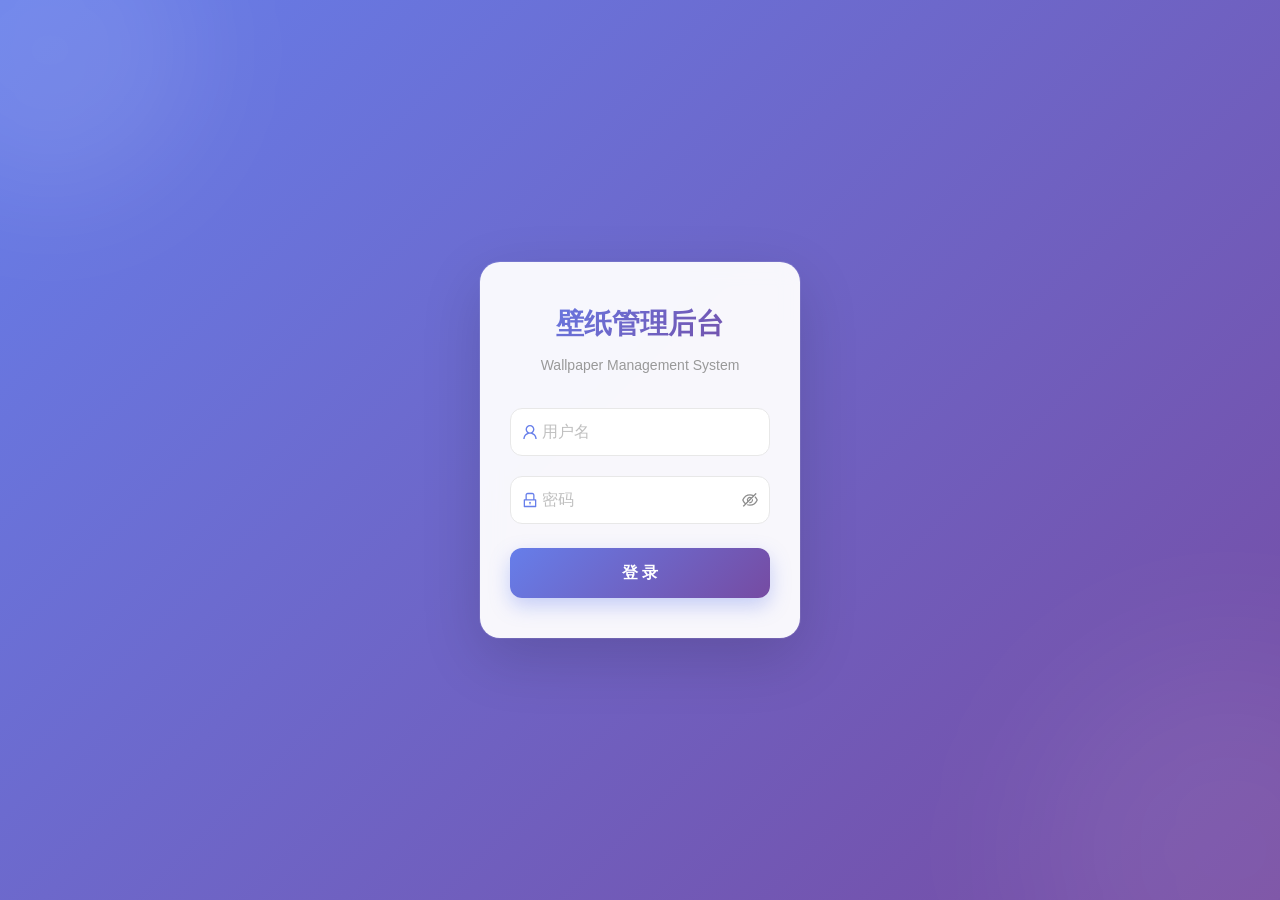
<file: page/enhance/index.html>
<!doctype html>
<html lang="zh-CN">
  <head>
    <meta charset="UTF-8" />
    <link rel="icon" type="image/svg+xml" href="./favicon.svg" />
    <meta name="viewport" content="width=device-width, initial-scale=1.0, maximum-scale=1.0, user-scalable=no" />
    <title>壁纸管理后台</title>
    <style>
      html, body {
        margin: 0;
        padding: 0;
        width: 100%;
        height: 100%;
        overflow-x: hidden;
      }
      #root {
        width: 100%;
        min-height: 100vh;
      }
    </style>
    <script type="module" crossorigin src="./assets/index-BpWmbykH.js"></script>
    <link rel="modulepreload" crossorigin href="./assets/chunk-DECur_0Z.js">
    <link rel="modulepreload" crossorigin href="./assets/asyncToGenerator-DgGUgnL5.js">
    <link rel="modulepreload" crossorigin href="./assets/react-dom-DGNjlMUX.js">
    <link rel="modulepreload" crossorigin href="./assets/client-CO7pL8yb.js">
    <link rel="stylesheet" crossorigin href="./assets/index-DH8yVACr.css">
  </head>
  <body>
    <div id="root"></div>
  </body>
</html>
</file>
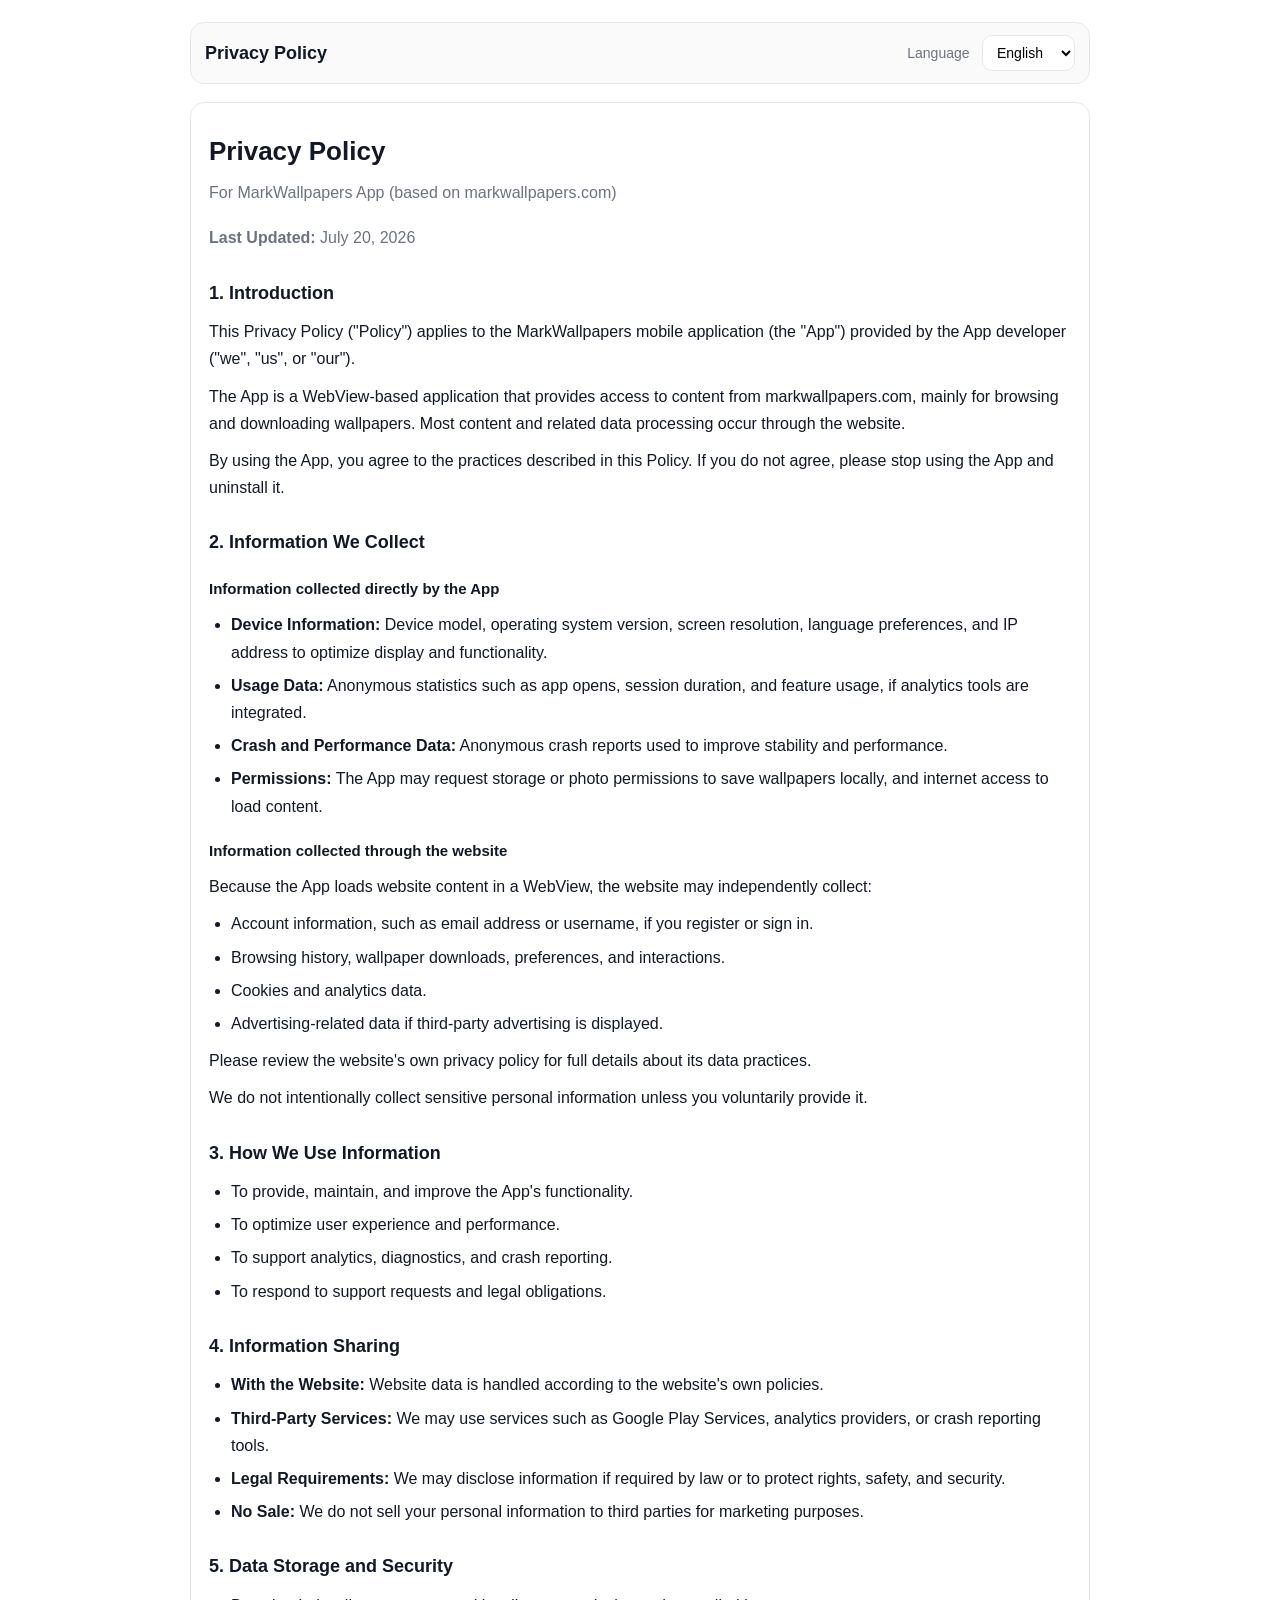
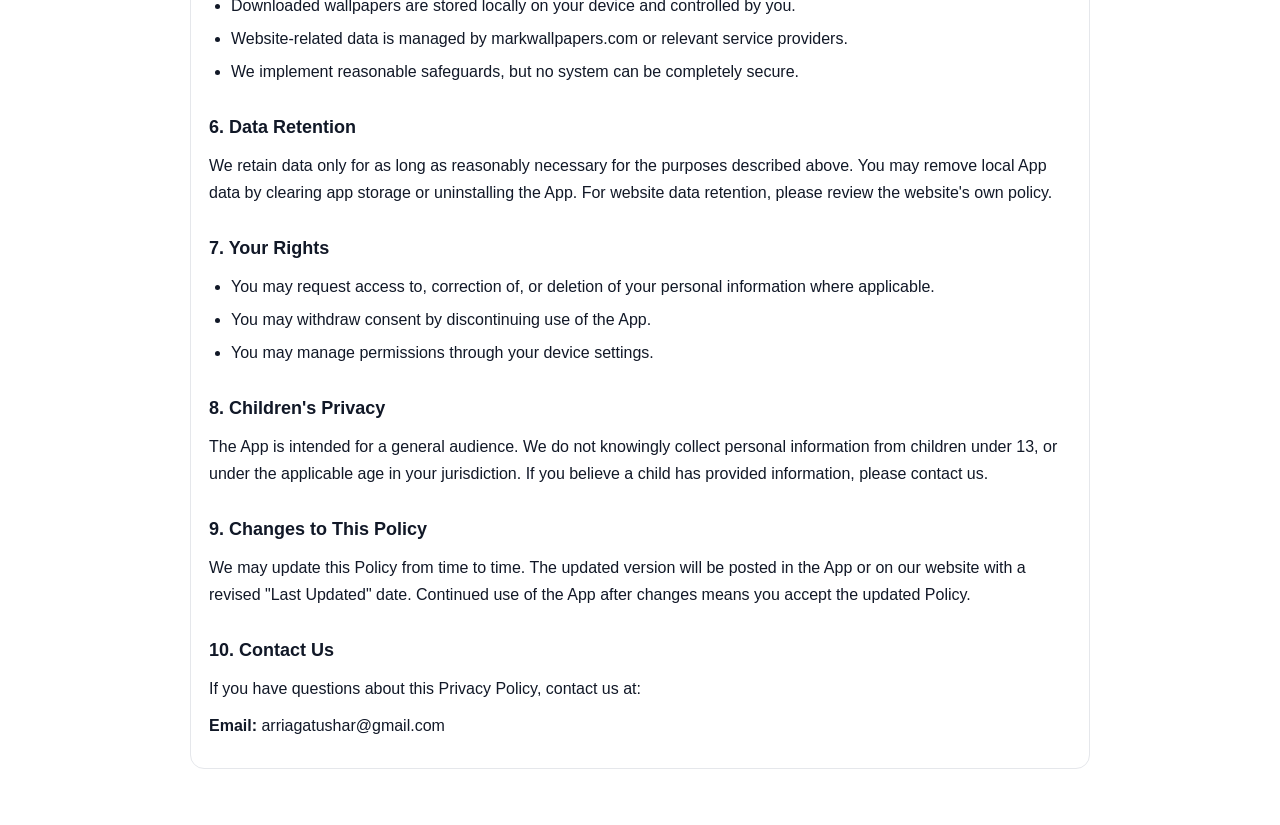
<file: page/agreement/MarkWallpapers Privacy Policy.html>
<!doctype html>
<html lang="en">
<head>
  <meta charset="utf-8" />
  <meta name="viewport" content="width=device-width, initial-scale=1" />
  <title>MarkWallpapers Privacy Policy</title>
  <style>
    body {
      margin: 0;
      font-family: -apple-system, BlinkMacSystemFont, "Segoe UI", Roboto, Helvetica, Arial, "PingFang SC",
        "Hiragino Sans GB", "Noto Sans CJK KR", "Noto Sans JP", "Microsoft YaHei", sans-serif;
      line-height: 1.7;
      color: #111827;
      background: #ffffff;
    }
    .wrap { max-width: 900px; margin: 0 auto; padding: 22px 18px 56px; }
    .topbar {
      display: flex;
      gap: 12px;
      align-items: center;
      justify-content: space-between;
      border: 1px solid #e5e7eb;
      border-radius: 14px;
      padding: 12px 14px;
      background: #fafafa;
      margin-bottom: 18px;
    }
    .title { font-size: 18px; font-weight: 800; }
    .lang select {
      padding: 8px 10px;
      border-radius: 10px;
      border: 1px solid #e5e7eb;
      background: white;
      font-size: 14px;
    }
    .lang label { font-size: 14px; color: #6b7280; margin-right: 8px; }
    h1 { font-size: 26px; margin: 8px 0 6px; }
    .sub { color: #6b7280; margin: 0 0 18px; }
    h2 { font-size: 18px; margin: 26px 0 10px; }
    h3 { font-size: 15px; margin: 18px 0 8px; }
    p { margin: 10px 0; }
    ul { margin: 10px 0 10px 22px; padding: 0; }
    li { margin: 6px 0; }
    .card {
      border: 1px solid #e5e7eb;
      border-radius: 14px;
      padding: 18px;
      background: #ffffff;
    }
    a { color: #2563eb; }
    .lang-section { display: none; }
    .lang-section.active { display: block; }
    .foot { margin-top: 28px; color: #6b7280; font-size: 13px; }
  </style>
</head>
<body>
  <div class="wrap">
    <div class="topbar">
      <div class="title" data-i18n="appTitle">Privacy Policy</div>
      <div class="lang">
        <label for="langSelect" data-i18n="languageLabel">Language</label>
        <select id="langSelect" aria-label="Language selector">
          <option value="en">English</option>
          <option value="ja">日本語</option>
          <option value="ko">한국어</option>
          <option value="es">Español</option>
        </select>
      </div>
    </div>

    <section class="card lang-section active" id="sec-en">
      <h1>Privacy Policy</h1>
      <p class="sub">For MarkWallpapers App (based on markwallpapers.com)</p>
      <p class="sub"><strong>Last Updated:</strong> July 20, 2026</p>

      <h2>1. Introduction</h2>
      <p>
        This Privacy Policy ("Policy") applies to the MarkWallpapers mobile application (the "App") provided by the App developer ("we", "us", or "our").
      </p>
      <p>
        The App is a WebView-based application that provides access to content from
        markwallpapers.com, mainly for browsing and downloading wallpapers.
        Most content and related data processing occur through the website.
      </p>
      <p>
        By using the App, you agree to the practices described in this Policy. If you do not agree, please stop using the App and uninstall it.
      </p>

      <h2>2. Information We Collect</h2>
      <h3>Information collected directly by the App</h3>
      <ul>
        <li><strong>Device Information:</strong> Device model, operating system version, screen resolution, language preferences, and IP address to optimize display and functionality.</li>
        <li><strong>Usage Data:</strong> Anonymous statistics such as app opens, session duration, and feature usage, if analytics tools are integrated.</li>
        <li><strong>Crash and Performance Data:</strong> Anonymous crash reports used to improve stability and performance.</li>
        <li><strong>Permissions:</strong> The App may request storage or photo permissions to save wallpapers locally, and internet access to load content.</li>
      </ul>

      <h3>Information collected through the website</h3>
      <p>Because the App loads website content in a WebView, the website may independently collect:</p>
      <ul>
        <li>Account information, such as email address or username, if you register or sign in.</li>
        <li>Browsing history, wallpaper downloads, preferences, and interactions.</li>
        <li>Cookies and analytics data.</li>
        <li>Advertising-related data if third-party advertising is displayed.</li>
      </ul>
      <p>Please review the website's own privacy policy for full details about its data practices.</p>
      <p>
        We do not intentionally collect sensitive personal information unless you voluntarily provide it.
      </p>

      <h2>3. How We Use Information</h2>
      <ul>
        <li>To provide, maintain, and improve the App's functionality.</li>
        <li>To optimize user experience and performance.</li>
        <li>To support analytics, diagnostics, and crash reporting.</li>
        <li>To respond to support requests and legal obligations.</li>
      </ul>

      <h2>4. Information Sharing</h2>
      <ul>
        <li><strong>With the Website:</strong> Website data is handled according to the website's own policies.</li>
        <li><strong>Third-Party Services:</strong> We may use services such as Google Play Services, analytics providers, or crash reporting tools.</li>
        <li><strong>Legal Requirements:</strong> We may disclose information if required by law or to protect rights, safety, and security.</li>
        <li><strong>No Sale:</strong> We do not sell your personal information to third parties for marketing purposes.</li>
      </ul>

      <h2>5. Data Storage and Security</h2>
      <ul>
        <li>Downloaded wallpapers are stored locally on your device and controlled by you.</li>
        <li>Website-related data is managed by markwallpapers.com or relevant service providers.</li>
        <li>We implement reasonable safeguards, but no system can be completely secure.</li>
      </ul>

      <h2>6. Data Retention</h2>
      <p>
        We retain data only for as long as reasonably necessary for the purposes described above. You may remove local App data by clearing app storage or uninstalling the App.
        For website data retention, please review the website's own policy.
      </p>

      <h2>7. Your Rights</h2>
      <ul>
        <li>You may request access to, correction of, or deletion of your personal information where applicable.</li>
        <li>You may withdraw consent by discontinuing use of the App.</li>
        <li>You may manage permissions through your device settings.</li>
      </ul>

      <h2>8. Children's Privacy</h2>
      <p>
        The App is intended for a general audience. We do not knowingly collect personal information from children under 13,
        or under the applicable age in your jurisdiction. If you believe a child has provided information, please contact us.
      </p>

      <h2>9. Changes to This Policy</h2>
      <p>
        We may update this Policy from time to time. The updated version will be posted in the App or on our website with a revised "Last Updated" date.
        Continued use of the App after changes means you accept the updated Policy.
      </p>

      <h2>10. Contact Us</h2>
      <p>If you have questions about this Privacy Policy, contact us at:</p>
      <p><strong>Email:</strong> arriagatushar@gmail.com</p>
    </section>

    <section class="card lang-section" id="sec-ja">
      <h1>プライバシーポリシー</h1>
      <p class="sub">MarkWallpapers アプリ向け（markwallpapers.com ベース）</p>
      <p class="sub"><strong>最終更新日:</strong> 2026年7月20日</p>

      <h2>1. はじめに</h2>
      <p>本プライバシーポリシー（「本ポリシー」）は、アプリ開発者が提供する MarkWallpapers モバイルアプリ（「本アプリ」）に適用されます。</p>
      <p>本アプリは WebView ベースのアプリであり、主に壁紙の閲覧およびダウンロードのために markwallpapers.com のコンテンツを表示します。多くのコンテンツ処理や関連するデータ処理は Web サイト側で行われます。</p>
      <p>本アプリを利用することにより、お客様は本ポリシーに記載された内容に同意したものとみなされます。同意いただけない場合は、本アプリの利用を停止し、アンインストールしてください。</p>

      <h2>2. 収集する情報</h2>
      <h3>本アプリが直接収集する情報</h3>
      <ul>
        <li><strong>端末情報:</strong> 端末モデル、OS バージョン、画面解像度、言語設定、IP アドレス。</li>
        <li><strong>利用データ:</strong> アプリ起動回数、利用時間、機能利用状況などの匿名統計情報。</li>
        <li><strong>クラッシュおよび性能データ:</strong> 安定性や性能改善のための匿名レポート。</li>
        <li><strong>権限:</strong> 壁紙保存のためのストレージまたは写真権限、およびコンテンツ表示のためのインターネットアクセス。</li>
      </ul>
      <h3>Web サイトを通じて収集される情報</h3>
      <p>本アプリは WebView を通じてサイトを読み込むため、Web サイト側で次の情報が独自に収集される場合があります。</p>
      <ul>
        <li>登録やログイン時のメールアドレスやユーザー名などのアカウント情報。</li>
        <li>閲覧履歴、壁紙ダウンロード、設定、操作履歴。</li>
        <li>Cookie および解析データ。</li>
        <li>第三者広告が表示される場合の広告関連データ。</li>
      </ul>
      <p>詳細は Web サイト独自のプライバシーポリシーをご確認ください。</p>
      <p>お客様が自発的に提供しない限り、当社は機微な個人情報を意図的に収集しません。</p>

      <h2>3. 情報の利用方法</h2>
      <ul>
        <li>本アプリの提供、維持、改善のため。</li>
        <li>ユーザー体験およびパフォーマンス最適化のため。</li>
        <li>解析、診断、クラッシュ報告のため。</li>
        <li>サポート対応および法的義務遵守のため。</li>
      </ul>

      <h2>4. 情報共有</h2>
      <ul>
        <li><strong>Web サイトとの関係:</strong> Web サイト上のデータは、そのポリシーに従って処理されます。</li>
        <li><strong>第三者サービス:</strong> Google Play Services、解析ツール、クラッシュ報告ツール等を利用する場合があります。</li>
        <li><strong>法的要件:</strong> 法令上必要な場合や、権利・安全・セキュリティ保護のために開示することがあります。</li>
        <li><strong>販売しないこと:</strong> 当社はマーケティング目的で個人情報を販売しません。</li>
      </ul>

      <h2>5. データ保管とセキュリティ</h2>
      <ul>
        <li>ダウンロードした壁紙は、お客様の端末に保存され、お客様自身が管理します。</li>
        <li>Web サイト関連データは、markwallpapers.com または関連サービス事業者が管理します。</li>
        <li>合理的な安全対策を講じますが、完全に安全なシステムは存在しません。</li>
      </ul>

      <h2>6. データ保持</h2>
      <p>当社は、上記目的のために合理的に必要な期間のみデータを保持します。本アプリのローカルデータは、アプリのデータ削除またはアンインストールにより削除できます。Web サイト上のデータ保持については、サイトのポリシーをご確認ください。</p>

      <h2>7. お客様の権利</h2>
      <ul>
        <li>適用法令に基づき、個人情報へのアクセス、訂正、削除を請求できる場合があります。</li>
        <li>本アプリの利用停止により、同意を撤回できます。</li>
        <li>権限設定は端末設定から管理できます。</li>
      </ul>

      <h2>8. 子どものプライバシー</h2>
      <p>本アプリは一般向けです。当社は、13 歳未満またはお客様の地域で適用される年齢未満の子どもから、故意に個人情報を収集しません。子どもが情報を提供したと思われる場合はご連絡ください。</p>

      <h2>9. 本ポリシーの変更</h2>
      <p>当社は本ポリシーを随時更新する場合があります。更新版は、本アプリまたは Web サイト上に新しい「最終更新日」とともに掲載されます。変更後も本アプリを継続利用することで、更新版に同意したものとみなされます。</p>

      <h2>10. お問い合わせ</h2>
      <p>本ポリシーに関するご質問は、以下までご連絡ください。</p>
      <p><strong>メール:</strong> arriagatushar@gmail.com</p>
    </section>

    <section class="card lang-section" id="sec-ko">
      <h1>개인정보 처리방침</h1>
      <p class="sub">MarkWallpapers 앱용 (markwallpapers.com 기반)</p>
      <p class="sub"><strong>최종 업데이트:</strong> 2026년 7월 20일</p>

      <h2>1. 소개</h2>
      <p>본 개인정보 처리방침(“정책”)은 앱 개발자가 제공하는 MarkWallpapers 모바일 애플리케이션(“앱”)에 적용됩니다.</p>
      <p>앱은 WebView 기반으로 markwallpapers.com의 콘텐츠를 표시하며, 주로 배경화면 탐색 및 다운로드 기능을 제공합니다. 대부분의 콘텐츠 처리 및 관련 데이터 처리는 웹사이트를 통해 이루어집니다.</p>
      <p>앱을 사용함으로써 귀하는 본 정책에 동의하는 것으로 간주됩니다. 동의하지 않는 경우 앱 사용을 중단하고 삭제해 주세요.</p>

      <h2>2. 수집하는 정보</h2>
      <h3>앱이 직접 수집하는 정보</h3>
      <ul>
        <li><strong>기기 정보:</strong> 기기 모델, 운영체제 버전, 화면 해상도, 언어 설정, IP 주소.</li>
        <li><strong>사용 데이터:</strong> 앱 실행 횟수, 세션 길이, 기능 사용에 관한 익명 통계.</li>
        <li><strong>충돌 및 성능 데이터:</strong> 안정성과 성능 개선을 위한 익명 보고서.</li>
        <li><strong>권한:</strong> 배경화면 저장을 위한 저장소 또는 사진 권한, 콘텐츠 로드를 위한 인터넷 접근.</li>
      </ul>
      <h3>웹사이트를 통해 수집되는 정보</h3>
      <p>앱은 WebView로 사이트를 로드하므로 웹사이트 측에서 다음 정보를 독립적으로 수집할 수 있습니다.</p>
      <ul>
        <li>회원가입 또는 로그인 시 이메일 주소, 사용자 이름 등의 계정 정보.</li>
        <li>탐색 기록, 배경화면 다운로드, 설정 및 상호작용.</li>
        <li>쿠키 및 분석 데이터.</li>
        <li>제3자 광고가 표시될 경우 광고 관련 데이터.</li>
      </ul>
      <p>자세한 내용은 웹사이트의 자체 개인정보 처리방침을 확인해 주세요.</p>
      <p>귀하가 자발적으로 제공하지 않는 한, 당사는 민감한 개인정보를 의도적으로 수집하지 않습니다.</p>

      <h2>3. 정보 이용 방법</h2>
      <ul>
        <li>앱 제공, 유지 및 개선을 위해.</li>
        <li>사용자 경험 및 성능 최적화를 위해.</li>
        <li>분석, 진단, 충돌 보고를 위해.</li>
        <li>고객 지원 및 법적 의무 준수를 위해.</li>
      </ul>

      <h2>4. 정보 공유</h2>
      <ul>
        <li><strong>웹사이트와의 관계:</strong> 웹사이트 데이터는 해당 정책에 따라 처리됩니다.</li>
        <li><strong>제3자 서비스:</strong> Google Play Services, 분석 도구, 충돌 보고 도구 등을 사용할 수 있습니다.</li>
        <li><strong>법적 요구:</strong> 법적 요구 또는 권리, 안전, 보안 보호를 위해 정보를 공개할 수 있습니다.</li>
        <li><strong>판매 없음:</strong> 당사는 마케팅 목적으로 개인정보를 판매하지 않습니다.</li>
      </ul>

      <h2>5. 데이터 저장 및 보안</h2>
      <ul>
        <li>다운로드한 배경화면은 귀하의 기기에 저장되며 귀하가 관리합니다.</li>
        <li>웹사이트 관련 데이터는 markwallpapers.com 또는 관련 서비스 제공자가 관리합니다.</li>
        <li>합리적인 보안 조치를 시행하지만 어떤 시스템도 완전히 안전할 수는 없습니다.</li>
      </ul>

      <h2>6. 데이터 보관</h2>
      <p>당사는 위 목적을 위해 합리적으로 필요한 기간 동안만 데이터를 보관합니다. 앱의 로컬 데이터는 앱 저장소를 지우거나 앱을 삭제하여 제거할 수 있습니다. 웹사이트 데이터 보관은 사이트 정책을 확인해 주세요.</p>

      <h2>7. 귀하의 권리</h2>
      <ul>
        <li>적용 법률에 따라 개인정보 접근, 정정, 삭제를 요청할 수 있습니다.</li>
        <li>앱 사용 중단을 통해 동의를 철회할 수 있습니다.</li>
        <li>기기 설정에서 권한을 관리할 수 있습니다.</li>
      </ul>

      <h2>8. 아동의 개인정보 보호</h2>
      <p>앱은 일반 사용자를 대상으로 합니다. 당사는 13세 미만 또는 해당 지역 법령상 기준 연령 미만의 아동 개인정보를 고의로 수집하지 않습니다. 아동이 정보를 제공했다고 생각되면 연락해 주세요.</p>

      <h2>9. 본 정책의 변경</h2>
      <p>당사는 본 정책을 수시로 업데이트할 수 있습니다. 업데이트된 버전은 앱 또는 웹사이트에 새로운 “최종 업데이트” 날짜와 함께 게시됩니다. 변경 후에도 앱을 계속 사용하는 경우 업데이트된 정책에 동의한 것으로 간주됩니다.</p>

      <h2>10. 문의하기</h2>
      <p>본 정책에 관한 문의는 아래로 연락해 주세요.</p>
      <p><strong>이메일:</strong> arriagatushar@gmail.com</p>
    </section>

    <section class="card lang-section" id="sec-es">
      <h1>Política de Privacidad</h1>
      <p class="sub">Para la App MarkWallpapers (basada en markwallpapers.com)</p>
      <p class="sub"><strong>Última actualización:</strong> 20 de julio de 2026</p>

      <h2>1. Introducción</h2>
      <p>Esta Política de Privacidad (“Política”) se aplica a la aplicación móvil MarkWallpapers (la “App”) proporcionada por el desarrollador de la App.</p>
      <p>La App está basada en WebView y muestra contenido de markwallpapers.com, principalmente para navegar y descargar fondos de pantalla. La mayor parte del procesamiento de contenido y datos relacionados ocurre a través del sitio web.</p>
      <p>Al usar la App, aceptas las prácticas descritas en esta Política. Si no estás de acuerdo, deja de usar la App y desinstálala.</p>

      <h2>2. Información que recopilamos</h2>
      <h3>Información recopilada directamente por la App</h3>
      <ul>
        <li><strong>Información del dispositivo:</strong> modelo, versión del sistema operativo, resolución de pantalla, idioma y dirección IP.</li>
        <li><strong>Datos de uso:</strong> estadísticas anónimas sobre aperturas, duración de sesiones y uso de funciones.</li>
        <li><strong>Datos de fallos y rendimiento:</strong> informes anónimos para mejorar estabilidad y rendimiento.</li>
        <li><strong>Permisos:</strong> acceso a almacenamiento o fotos para guardar fondos de pantalla, e Internet para cargar contenido.</li>
      </ul>
      <h3>Información recopilada a través del sitio web</h3>
      <p>Dado que la App carga contenido del sitio web mediante WebView, el sitio puede recopilar de forma independiente:</p>
      <ul>
        <li>Información de cuenta como correo electrónico o nombre de usuario.</li>
        <li>Historial de navegación, descargas, preferencias e interacciones.</li>
        <li>Cookies y datos analíticos.</li>
        <li>Datos relacionados con publicidad si se muestran anuncios de terceros.</li>
      </ul>
      <p>Consulta la política de privacidad del propio sitio web para obtener más detalles.</p>
      <p>No recopilamos intencionadamente información personal sensible salvo que la proporciones voluntariamente.</p>

      <h2>3. Cómo usamos la información</h2>
      <ul>
        <li>Para proporcionar, mantener y mejorar la App.</li>
        <li>Para optimizar la experiencia del usuario y el rendimiento.</li>
        <li>Para analítica, diagnóstico y reportes de fallos.</li>
        <li>Para soporte y cumplimiento de obligaciones legales.</li>
      </ul>

      <h2>4. Compartición de información</h2>
      <ul>
        <li><strong>Con el sitio web:</strong> los datos del sitio se tratan conforme a sus propias políticas.</li>
        <li><strong>Servicios de terceros:</strong> podemos usar Google Play Services, herramientas de analítica o de fallos.</li>
        <li><strong>Requisitos legales:</strong> podemos divulgar información si la ley lo exige o para proteger derechos, seguridad y protección.</li>
        <li><strong>No venta:</strong> no vendemos información personal para fines de marketing.</li>
      </ul>

      <h2>5. Almacenamiento y seguridad</h2>
      <ul>
        <li>Los fondos de pantalla descargados se almacenan localmente en tu dispositivo y tú los controlas.</li>
        <li>Los datos relacionados con el sitio web son gestionados por markwallpapers.com o proveedores relacionados.</li>
        <li>Aplicamos medidas razonables de seguridad, pero ningún sistema es completamente seguro.</li>
      </ul>

      <h2>6. Conservación de datos</h2>
      <p>Conservamos los datos solo durante el tiempo razonablemente necesario para los fines descritos. Puedes eliminar los datos locales de la App borrando el almacenamiento o desinstalando la App. Para los datos del sitio web, revisa la política del sitio.</p>

      <h2>7. Tus derechos</h2>
      <ul>
        <li>Cuando corresponda, puedes solicitar acceso, corrección o eliminación de tu información personal.</li>
        <li>Puedes retirar tu consentimiento dejando de usar la App.</li>
        <li>Puedes gestionar permisos desde la configuración del dispositivo.</li>
      </ul>

      <h2>8. Privacidad infantil</h2>
      <p>La App está dirigida al público general. No recopilamos deliberadamente información personal de menores de 13 años, o de la edad aplicable en tu jurisdicción. Si crees que un menor ha proporcionado información, contáctanos.</p>

      <h2>9. Cambios en esta Política</h2>
      <p>Podemos actualizar esta Política periódicamente. La versión actualizada se publicará en la App o en nuestro sitio web con una nueva fecha de “Última actualización”. El uso continuado de la App tras los cambios supone la aceptación de la Política actualizada.</p>

      <h2>10. Contáctanos</h2>
      <p>Si tienes preguntas sobre esta Política de Privacidad, contáctanos:</p>
      <p><strong>Correo:</strong> arriagatushar@gmail.com</p>
    </section>
  </div>

  <script>
    (function () {
      const select = document.getElementById('langSelect');
      const sections = {
        en: document.getElementById('sec-en'),
        ja: document.getElementById('sec-ja'),
        ko: document.getElementById('sec-ko'),
        es: document.getElementById('sec-es'),
      };

      function normalizeLang(lang) {
        if (!lang) return '';
        return String(lang).toLowerCase();
      }

      function guessLang() {
        const navLang = normalizeLang(navigator.language || navigator.userLanguage);
        if (navLang.startsWith('ja')) return 'ja';
        if (navLang.startsWith('ko')) return 'ko';
        if (navLang.startsWith('es')) return 'es';
        return 'en';
      }

      function setActive(lang) {
        Object.keys(sections).forEach((k) => {
          sections[k].classList.toggle('active', k === lang);
        });
      }

      const topbarI18n = {
        en: { appTitle: 'Privacy Policy', languageLabel: 'Language' },
        ja: { appTitle: 'プライバシーポリシー', languageLabel: '言語' },
        ko: { appTitle: '개인정보 처리방침', languageLabel: '언어' },
        es: { appTitle: 'Política de Privacidad', languageLabel: 'Idioma' },
      };

      function applyTopbar(lang) {
        const dict = topbarI18n[lang] || topbarI18n.en;
        document.querySelectorAll('[data-i18n="appTitle"]').forEach((el) => el.textContent = dict.appTitle);
        document.querySelectorAll('[data-i18n="languageLabel"]').forEach((el) => el.textContent = dict.languageLabel);
      }

      const stored = localStorage.getItem('markwallpapers_privacy_lang');
      const initial = stored || guessLang();

      select.value = initial;
      applyTopbar(initial);
      setActive(initial);

      select.addEventListener('change', () => {
        const lang = select.value;
        localStorage.setItem('markwallpapers_privacy_lang', lang);
        applyTopbar(lang);
        setActive(lang);
      });
    })();
  </script>
</body>
</html>
</file>
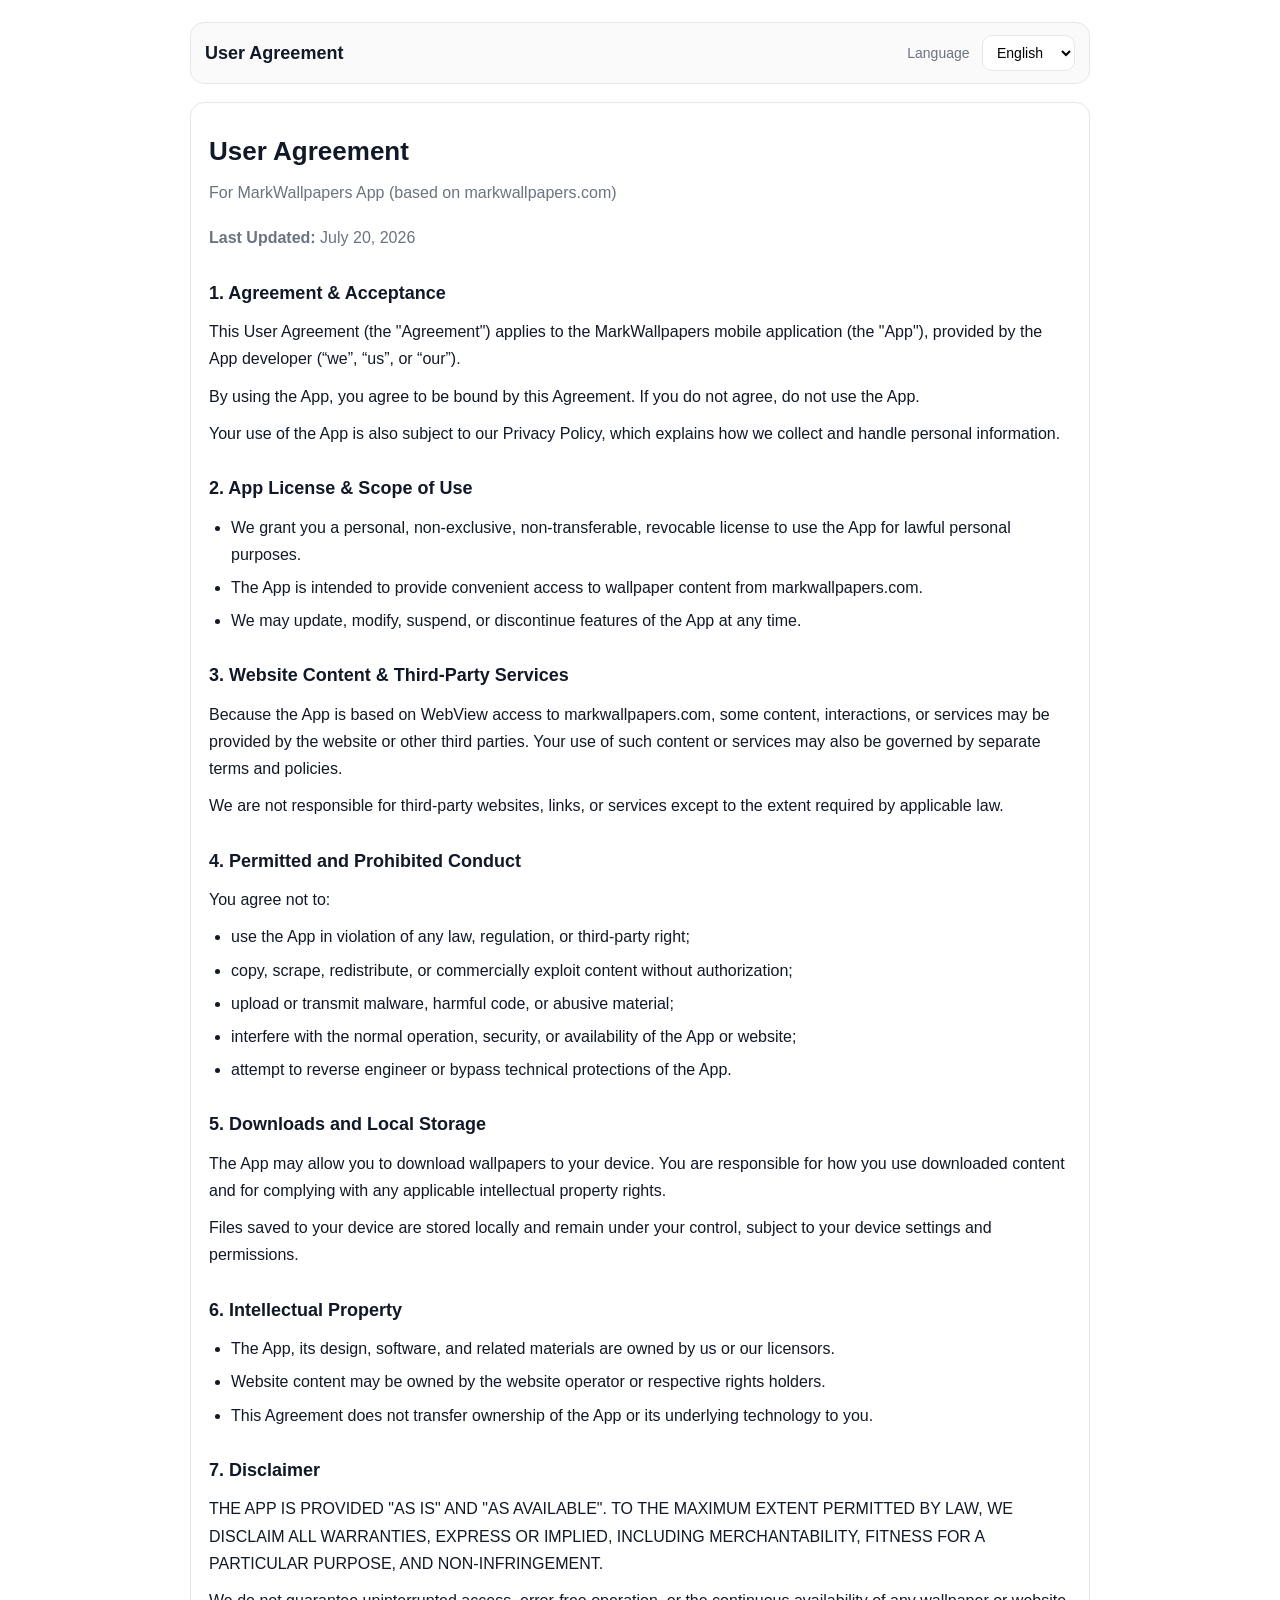
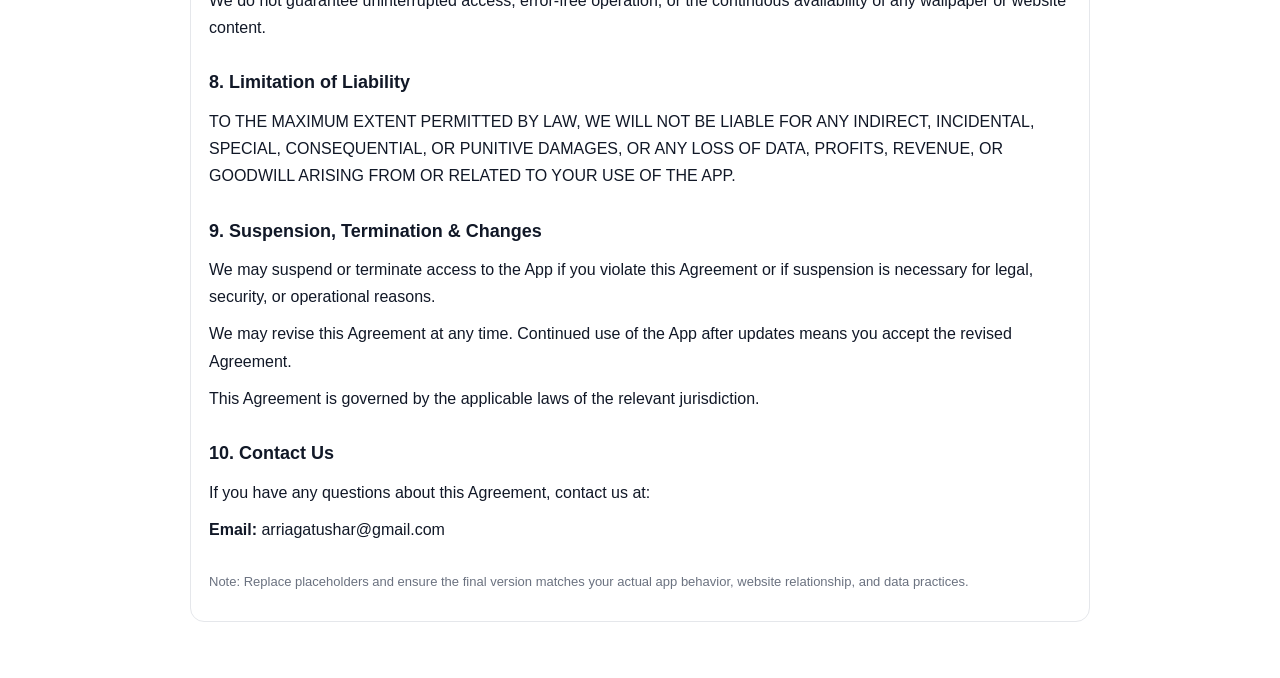
<file: page/agreement/MarkWallpapers User Agreement.html>
<!doctype html>
<html lang="en">
<head>
  <meta charset="utf-8" />
  <meta name="viewport" content="width=device-width, initial-scale=1" />
  <title>MarkWallpapers User Agreement</title>
  <style>
    body {
      margin: 0;
      font-family: -apple-system, BlinkMacSystemFont, "Segoe UI", Roboto, Helvetica, Arial, "PingFang SC",
        "Hiragino Sans GB", "Noto Sans CJK KR", "Noto Sans JP", "Microsoft YaHei", sans-serif;
      line-height: 1.7;
      color: #111827;
      background: #ffffff;
    }
    .wrap { max-width: 900px; margin: 0 auto; padding: 22px 18px 56px; }
    .topbar {
      display: flex;
      gap: 12px;
      align-items: center;
      justify-content: space-between;
      border: 1px solid #e5e7eb;
      border-radius: 14px;
      padding: 12px 14px;
      background: #fafafa;
      margin-bottom: 18px;
    }
    .title { font-size: 18px; font-weight: 800; }
    .lang select {
      padding: 8px 10px;
      border-radius: 10px;
      border: 1px solid #e5e7eb;
      background: white;
      font-size: 14px;
    }
    .lang label { font-size: 14px; color: #6b7280; margin-right: 8px; }
    h1 { font-size: 26px; margin: 8px 0 6px; }
    .sub { color: #6b7280; margin: 0 0 18px; }
    h2 { font-size: 18px; margin: 26px 0 10px; }
    p { margin: 10px 0; }
    ul { margin: 10px 0 10px 22px; padding: 0; }
    li { margin: 6px 0; }
    .card {
      border: 1px solid #e5e7eb;
      border-radius: 14px;
      padding: 18px;
      background: #ffffff;
    }
    a { color: #2563eb; }
    .lang-section { display: none; }
    .lang-section.active { display: block; }
    .foot { margin-top: 28px; color: #6b7280; font-size: 13px; }
  </style>
</head>
<body>
  <div class="wrap">
    <div class="topbar">
      <div class="title" data-i18n="appTitle">User Agreement</div>
      <div class="lang">
        <label for="langSelect" data-i18n="languageLabel">Language</label>
        <select id="langSelect" aria-label="Language selector">
          <option value="en">English</option>
          <option value="ja">日本語</option>
          <option value="ko">한국어</option>
          <option value="es">Español</option>
        </select>
      </div>
    </div>

    <section class="card lang-section active" id="sec-en">
      <h1>User Agreement</h1>
      <p class="sub">For MarkWallpapers App (based on markwallpapers.com)</p>
      <p class="sub"><strong>Last Updated:</strong> July 20, 2026</p>

      <h2>1. Agreement & Acceptance</h2>
      <p>
        This User Agreement (the "Agreement") applies to the MarkWallpapers mobile application (the "App"),
        provided by the App developer (“we”, “us”, or “our”).
      </p>
      <p>
        By using the App, you agree to be bound by this Agreement. If you do not agree, do not use the App.
      </p>
      <p>
        Your use of the App is also subject to our Privacy Policy,
        which explains how we collect and handle personal information.
      </p>

      <h2>2. App License & Scope of Use</h2>
      <ul>
        <li>We grant you a personal, non-exclusive, non-transferable, revocable license to use the App for lawful personal purposes.</li>
        <li>The App is intended to provide convenient access to wallpaper content from markwallpapers.com.</li>
        <li>We may update, modify, suspend, or discontinue features of the App at any time.</li>
      </ul>

      <h2>3. Website Content & Third-Party Services</h2>
      <p>
        Because the App is based on WebView access to markwallpapers.com, some content, interactions, or services may be provided by the website or other third parties.
        Your use of such content or services may also be governed by separate terms and policies.
      </p>
      <p>
        We are not responsible for third-party websites, links, or services except to the extent required by applicable law.
      </p>

      <h2>4. Permitted and Prohibited Conduct</h2>
      <p>You agree not to:</p>
      <ul>
        <li>use the App in violation of any law, regulation, or third-party right;</li>
        <li>copy, scrape, redistribute, or commercially exploit content without authorization;</li>
        <li>upload or transmit malware, harmful code, or abusive material;</li>
        <li>interfere with the normal operation, security, or availability of the App or website;</li>
        <li>attempt to reverse engineer or bypass technical protections of the App.</li>
      </ul>

      <h2>5. Downloads and Local Storage</h2>
      <p>
        The App may allow you to download wallpapers to your device. You are responsible for how you use downloaded content and for complying with any applicable intellectual property rights.
      </p>
      <p>
        Files saved to your device are stored locally and remain under your control, subject to your device settings and permissions.
      </p>

      <h2>6. Intellectual Property</h2>
      <ul>
        <li>The App, its design, software, and related materials are owned by us or our licensors.</li>
        <li>Website content may be owned by the website operator or respective rights holders.</li>
        <li>This Agreement does not transfer ownership of the App or its underlying technology to you.</li>
      </ul>

      <h2>7. Disclaimer</h2>
      <p>
        THE APP IS PROVIDED "AS IS" AND "AS AVAILABLE". TO THE MAXIMUM EXTENT PERMITTED BY LAW, WE DISCLAIM ALL WARRANTIES,
        EXPRESS OR IMPLIED, INCLUDING MERCHANTABILITY, FITNESS FOR A PARTICULAR PURPOSE, AND NON-INFRINGEMENT.
      </p>
      <p>
        We do not guarantee uninterrupted access, error-free operation, or the continuous availability of any wallpaper or website content.
      </p>

      <h2>8. Limitation of Liability</h2>
      <p>
        TO THE MAXIMUM EXTENT PERMITTED BY LAW, WE WILL NOT BE LIABLE FOR ANY INDIRECT, INCIDENTAL, SPECIAL, CONSEQUENTIAL, OR PUNITIVE DAMAGES,
        OR ANY LOSS OF DATA, PROFITS, REVENUE, OR GOODWILL ARISING FROM OR RELATED TO YOUR USE OF THE APP.
      </p>

      <h2>9. Suspension, Termination & Changes</h2>
      <p>
        We may suspend or terminate access to the App if you violate this Agreement or if suspension is necessary for legal, security, or operational reasons.
      </p>
      <p>
        We may revise this Agreement at any time. Continued use of the App after updates means you accept the revised Agreement.
      </p>
      <p>This Agreement is governed by the applicable laws of the relevant jurisdiction.</p>

      <h2>10. Contact Us</h2>
      <p>If you have any questions about this Agreement, contact us at:</p>
      <p><strong>Email:</strong> arriagatushar@gmail.com</p>
      <div class="foot">
        <p>Note: Replace placeholders and ensure the final version matches your actual app behavior, website relationship, and data practices.</p>
      </div>
    </section>

    <section class="card lang-section" id="sec-ja">
      <h1>ユーザー規約</h1>
      <p class="sub">MarkWallpapers アプリ向け（markwallpapers.com ベース）</p>
      <p class="sub"><strong>最終更新日:</strong> 2026年7月20日</p>

      <h2>1. 同意と承諾</h2>
      <p>本ユーザー規約（「本規約」）は、アプリ開発者が提供する MarkWallpapers モバイルアプリ（「本アプリ」）に適用されます。</p>
      <p>本アプリを利用することにより、お客様は本規約に拘束されることに同意したものとみなされます。同意いただけない場合は、本アプリを利用しないでください。</p>
      <p>本アプリの利用は、個人情報の取り扱いを説明するプライバシーポリシーにも従います。</p>

      <h2>2. ライセンスと利用範囲</h2>
      <ul>
        <li>当社は、合法的な個人利用目的に限り、個人的、非独占的、譲渡不可、取消可能なライセンスを付与します。</li>
        <li>本アプリは、markwallpapers.com 上の壁紙コンテンツへ便利にアクセスすることを目的としています。</li>
        <li>当社は、本アプリの機能を随時更新、変更、一時停止、または終了する場合があります。</li>
      </ul>

      <h2>3. Web サイトコンテンツと第三者サービス</h2>
      <p>本アプリは WebView を通じて markwallpapers.com にアクセスするため、一部のコンテンツ、操作、サービスは Web サイトまたは第三者によって提供される場合があります。これらの利用には、別途定められた利用規約やポリシーが適用される場合があります。</p>
      <p>適用法令で求められる範囲を除き、当社は第三者の Web サイト、リンク、またはサービスについて責任を負いません。</p>

      <h2>4. 許可される行為と禁止行為</h2>
      <p>お客様は、次の行為を行わないことに同意します。</p>
      <ul>
        <li>法令、規制、または第三者の権利に違反して本アプリを利用すること。</li>
        <li>権限なくコンテンツを複製、スクレイピング、再配布、または商業利用すること。</li>
        <li>マルウェア、有害コード、または不適切な素材をアップロードまたは送信すること。</li>
        <li>本アプリまたは Web サイトの正常な運用、セキュリティ、可用性を妨害すること。</li>
        <li>本アプリの技術的保護を回避またはリバースエンジニアリングすること。</li>
      </ul>

      <h2>5. ダウンロードとローカル保存</h2>
      <p>本アプリでは、壁紙を端末にダウンロードできる場合があります。ダウンロードしたコンテンツの利用方法、および適用される知的財産権の遵守については、お客様自身が責任を負います。</p>
      <p>端末に保存されたファイルはローカルに保存され、端末設定や権限の範囲内でお客様が管理します。</p>

      <h2>6. 知的財産権</h2>
      <ul>
        <li>本アプリ、そのデザイン、ソフトウェア、および関連資料の権利は当社またはライセンサーに帰属します。</li>
        <li>Web サイト上のコンテンツは、サイト運営者または各権利者に帰属する場合があります。</li>
        <li>本規約により、本アプリや基盤技術の所有権がお客様に移転されることはありません。</li>
      </ul>

      <h2>7. 免責</h2>
      <p>本アプリは「現状有姿」かつ「利用可能な範囲」で提供されます。法律で認められる最大限の範囲で、当社は商品性、特定目的適合性、非侵害を含む明示または黙示の一切の保証を否認します。</p>
      <p>当社は、中断のないアクセス、エラーのない動作、または壁紙や Web サイトコンテンツの継続的な提供を保証しません。</p>

      <h2>8. 責任の制限</h2>
      <p>法律で認められる最大限の範囲で、当社は、本アプリの利用に関連して発生する間接的、付随的、特別、結果的、懲罰的損害、またはデータ、利益、収益、信用の損失について責任を負いません。</p>

      <h2>9. 停止・終了・変更</h2>
      <p>お客様が本規約に違反した場合、または法的、安全性、運用上の理由により必要な場合、当社は本アプリへのアクセスを停止または終了することがあります。</p>
      <p>当社は本規約を随時改訂する場合があります。改訂後も本アプリを継続して利用することで、改訂版に同意したものとみなされます。</p>
      <p>本規約は、適用される法令に従って解釈されます。</p>

      <h2>10. お問い合わせ</h2>
      <p>本規約に関するご質問は、以下までご連絡ください。</p>
      <p><strong>メール:</strong> arriagatushar@gmail.com</p>
    </section>

    <section class="card lang-section" id="sec-ko">
      <h1>이용약관</h1>
      <p class="sub">MarkWallpapers 앱용 (markwallpapers.com 기반)</p>
      <p class="sub"><strong>최종 업데이트:</strong> 2026년 7월 20일</p>

      <h2>1. 동의 및 수락</h2>
      <p>본 이용약관(“약관”)은 앱 개발자가 제공하는 MarkWallpapers 모바일 애플리케이션(“앱”)에 적용됩니다.</p>
      <p>앱을 사용함으로써 귀하는 본 약관에 동의하는 것으로 간주됩니다. 동의하지 않는 경우 앱을 사용하지 마십시오.</p>
      <p>앱 사용은 개인정보 처리 방법을 설명하는 개인정보 처리방침에도 적용됩니다.</p>

      <h2>2. 라이선스 및 사용 범위</h2>
      <ul>
        <li>회사는 합법적인 개인적 사용 목적에 한해 개인적, 비독점적, 양도 불가능하고 취소 가능한 라이선스를 부여합니다.</li>
        <li>앱은 markwallpapers.com의 배경화면 콘텐츠에 편리하게 접근할 수 있도록 제공됩니다.</li>
        <li>회사는 앱 기능을 언제든지 업데이트, 수정, 중단 또는 종료할 수 있습니다.</li>
      </ul>

      <h2>3. 웹사이트 콘텐츠 및 제3자 서비스</h2>
      <p>앱은 WebView를 통해 markwallpapers.com에 접근하므로 일부 콘텐츠, 상호작용 또는 서비스는 웹사이트 또는 제3자가 제공할 수 있습니다. 이러한 사용에는 별도의 약관 및 정책이 적용될 수 있습니다.</p>
      <p>관련 법률이 요구하는 범위를 제외하고 회사는 제3자 웹사이트, 링크 또는 서비스에 대해 책임지지 않습니다.</p>

      <h2>4. 허용 및 금지 행위</h2>
      <p>귀하는 다음 행위를 하지 않는 데 동의합니다.</p>
      <ul>
        <li>법률, 규정 또는 제3자의 권리를 위반하여 앱을 사용하는 행위</li>
        <li>권한 없이 콘텐츠를 복제, 스크래핑, 재배포 또는 상업적으로 이용하는 행위</li>
        <li>악성코드, 유해 코드 또는 부적절한 자료를 업로드하거나 전송하는 행위</li>
        <li>앱 또는 웹사이트의 정상적인 운영, 보안 또는 가용성을 방해하는 행위</li>
        <li>앱의 기술적 보호를 우회하거나 리버스 엔지니어링하는 행위</li>
      </ul>

      <h2>5. 다운로드 및 로컬 저장</h2>
      <p>앱은 배경화면을 기기에 다운로드할 수 있게 할 수 있습니다. 다운로드한 콘텐츠 사용 방식과 적용되는 지식재산권 준수 책임은 귀하에게 있습니다.</p>
      <p>기기에 저장된 파일은 로컬에 보관되며 기기 설정 및 권한 범위 내에서 귀하가 관리합니다.</p>

      <h2>6. 지식재산권</h2>
      <ul>
        <li>앱, 디자인, 소프트웨어 및 관련 자료에 대한 권리는 회사 또는 라이선스 제공자에게 있습니다.</li>
        <li>웹사이트의 콘텐츠는 사이트 운영자 또는 각 권리자에게 귀속될 수 있습니다.</li>
        <li>본 약관은 앱이나 기반 기술의 소유권을 귀하에게 이전하지 않습니다.</li>
      </ul>

      <h2>7. 면책</h2>
      <p>앱은 “있는 그대로” 및 “이용 가능한 범위 내에서” 제공됩니다. 관련 법령이 허용하는 최대한의 범위에서 회사는 상품성, 특정 목적 적합성, 비침해성을 포함한 명시적 또는 묵시적 모든 보증을 부인합니다.</p>
      <p>회사는 중단 없는 접근, 오류 없는 작동 또는 배경화면이나 웹사이트 콘텐츠의 지속적인 제공을 보장하지 않습니다.</p>

      <h2>8. 책임 제한</h2>
      <p>관련 법령이 허용하는 최대한의 범위에서 회사는 앱 사용과 관련하여 발생하는 간접적, 부수적, 특별, 결과적 또는 징벌적 손해, 또는 데이터, 이익, 수익, 영업권 손실에 대해 책임지지 않습니다.</p>

      <h2>9. 중지, 종료 및 변경</h2>
      <p>귀하가 본 약관을 위반하거나 법적, 보안 또는 운영상 이유로 필요한 경우 회사는 앱 접근을 중지하거나 종료할 수 있습니다.</p>
      <p>회사는 본 약관을 수시로 개정할 수 있습니다. 변경 후에도 앱을 계속 사용하면 개정된 약관에 동의한 것으로 간주됩니다.</p>
      <p>본 약관은 관련 관할의 적용 법령에 따릅니다.</p>

      <h2>10. 문의하기</h2>
      <p>본 약관에 관한 문의는 아래로 연락해 주세요.</p>
      <p><strong>이메일:</strong> arriagatushar@gmail.com</p>
    </section>

    <section class="card lang-section" id="sec-es">
      <h1>Acuerdo de Usuario</h1>
      <p class="sub">Para la App MarkWallpapers (basada en markwallpapers.com)</p>
      <p class="sub"><strong>Última actualización:</strong> 20 de julio de 2026</p>

      <h2>1. Acuerdo y aceptación</h2>
      <p>Este Acuerdo de Usuario (“Acuerdo”) se aplica a la aplicación móvil MarkWallpapers (la “App”), proporcionada por el desarrollador de la App.</p>
      <p>Al usar la App, aceptas quedar sujeto a este Acuerdo. Si no estás de acuerdo, no uses la App.</p>
      <p>Tu uso de la App también está sujeto a nuestra Política de Privacidad, que explica cómo recopilamos y tratamos la información personal.</p>

      <h2>2. Licencia y alcance de uso</h2>
      <ul>
        <li>Te otorgamos una licencia personal, no exclusiva, no transferible y revocable para usar la App con fines personales y lícitos.</li>
        <li>La App está destinada a facilitar el acceso al contenido de fondos de pantalla de markwallpapers.com.</li>
        <li>Podemos actualizar, modificar, suspender o interrumpir funciones de la App en cualquier momento.</li>
      </ul>

      <h2>3. Contenido del sitio web y servicios de terceros</h2>
      <p>Dado que la App se basa en acceso WebView a markwallpapers.com, parte del contenido, interacciones o servicios puede ser proporcionado por el sitio web o por terceros. Su uso puede estar sujeto a términos y políticas separados.</p>
      <p>No somos responsables de sitios web, enlaces o servicios de terceros, salvo en la medida exigida por la ley aplicable.</p>

      <h2>4. Conducta permitida y prohibida</h2>
      <p>Aceptas no:</p>
      <ul>
        <li>usar la App infringiendo leyes, reglamentos o derechos de terceros;</li>
        <li>copiar, extraer, redistribuir o explotar comercialmente contenido sin autorización;</li>
        <li>subir o transmitir malware, código dañino o material abusivo;</li>
        <li>interferir con el funcionamiento normal, la seguridad o la disponibilidad de la App o del sitio web;</li>
        <li>intentar hacer ingeniería inversa o eludir protecciones técnicas de la App.</li>
      </ul>

      <h2>5. Descargas y almacenamiento local</h2>
      <p>La App puede permitirte descargar fondos de pantalla en tu dispositivo. Eres responsable del uso que hagas del contenido descargado y del cumplimiento de los derechos de propiedad intelectual aplicables.</p>
      <p>Los archivos guardados en tu dispositivo se almacenan localmente y permanecen bajo tu control, sujetos a la configuración y permisos del dispositivo.</p>

      <h2>6. Propiedad intelectual</h2>
      <ul>
        <li>La App, su diseño, software y materiales relacionados son propiedad nuestra o de nuestros licenciantes.</li>
        <li>El contenido del sitio web puede pertenecer al operador del sitio o a sus respectivos titulares de derechos.</li>
        <li>Este Acuerdo no te transfiere la propiedad de la App ni de su tecnología subyacente.</li>
      </ul>

      <h2>7. Exención de responsabilidad</h2>
      <p>LA APP SE PROPORCIONA “TAL CUAL” Y “SEGÚN DISPONIBILIDAD”. EN LA MEDIDA MÁXIMA PERMITIDA POR LA LEY, RENUNCIAMOS A TODAS LAS GARANTÍAS, EXPRESAS O IMPLÍCITAS, INCLUIDAS COMERCIABILIDAD, IDONEIDAD PARA UN FIN DETERMINADO Y NO INFRACCIÓN.</p>
      <p>No garantizamos acceso ininterrumpido, funcionamiento sin errores ni disponibilidad continua de ningún fondo de pantalla o contenido del sitio web.</p>

      <h2>8. Limitación de responsabilidad</h2>
      <p>EN LA MEDIDA MÁXIMA PERMITIDA POR LA LEY, NO SEREMOS RESPONSABLES DE DAÑOS INDIRECTOS, INCIDENTALES, ESPECIALES, CONSECUENCIALES O PUNITIVOS, NI DE PÉRDIDAS DE DATOS, BENEFICIOS, INGRESOS O FONDO DE COMERCIO DERIVADAS DEL USO DE LA APP O RELACIONADAS CON ELLA.</p>

      <h2>9. Suspensión, terminación y cambios</h2>
      <p>Podemos suspender o terminar el acceso a la App si incumples este Acuerdo o si la suspensión es necesaria por motivos legales, de seguridad u operativos.</p>
      <p>Podemos revisar este Acuerdo en cualquier momento. El uso continuado de la App después de los cambios significa que aceptas el Acuerdo revisado.</p>
      <p>Este Acuerdo se rige por las leyes aplicables de la jurisdicción correspondiente.</p>

      <h2>10. Contáctanos</h2>
      <p>Si tienes preguntas sobre este Acuerdo, contáctanos en:</p>
      <p><strong>Correo:</strong> arriagatushar@gmail.com</p>
    </section>
  </div>

  <script>
    (function () {
      const select = document.getElementById('langSelect');
      const sections = {
        en: document.getElementById('sec-en'),
        ja: document.getElementById('sec-ja'),
        ko: document.getElementById('sec-ko'),
        es: document.getElementById('sec-es'),
      };

      function normalizeLang(lang) {
        if (!lang) return '';
        return String(lang).toLowerCase();
      }

      function guessLang() {
        const navLang = normalizeLang(navigator.language || navigator.userLanguage);
        if (navLang.startsWith('ja')) return 'ja';
        if (navLang.startsWith('ko')) return 'ko';
        if (navLang.startsWith('es')) return 'es';
        return 'en';
      }

      function setActive(lang) {
        Object.keys(sections).forEach((k) => {
          sections[k].classList.toggle('active', k === lang);
        });
      }

      const topbarI18n = {
        en: { appTitle: 'User Agreement', languageLabel: 'Language' },
        ja: { appTitle: 'ユーザー規約', languageLabel: '言語' },
        ko: { appTitle: '이용약관', languageLabel: '언어' },
        es: { appTitle: 'Acuerdo de Usuario', languageLabel: 'Idioma' },
      };

      function applyTopbar(lang) {
        const dict = topbarI18n[lang] || topbarI18n.en;
        document.querySelectorAll('[data-i18n="appTitle"]').forEach((el) => el.textContent = dict.appTitle);
        document.querySelectorAll('[data-i18n="languageLabel"]').forEach((el) => el.textContent = dict.languageLabel);
      }

      const stored = localStorage.getItem('markwallpapers_terms_lang');
      const initial = stored || guessLang();

      select.value = initial;
      applyTopbar(initial);
      setActive(initial);

      select.addEventListener('change', () => {
        const lang = select.value;
        localStorage.setItem('markwallpapers_terms_lang', lang);
        applyTopbar(lang);
        setActive(lang);
      });
    })();
  </script>
</body>
</html>
</file>
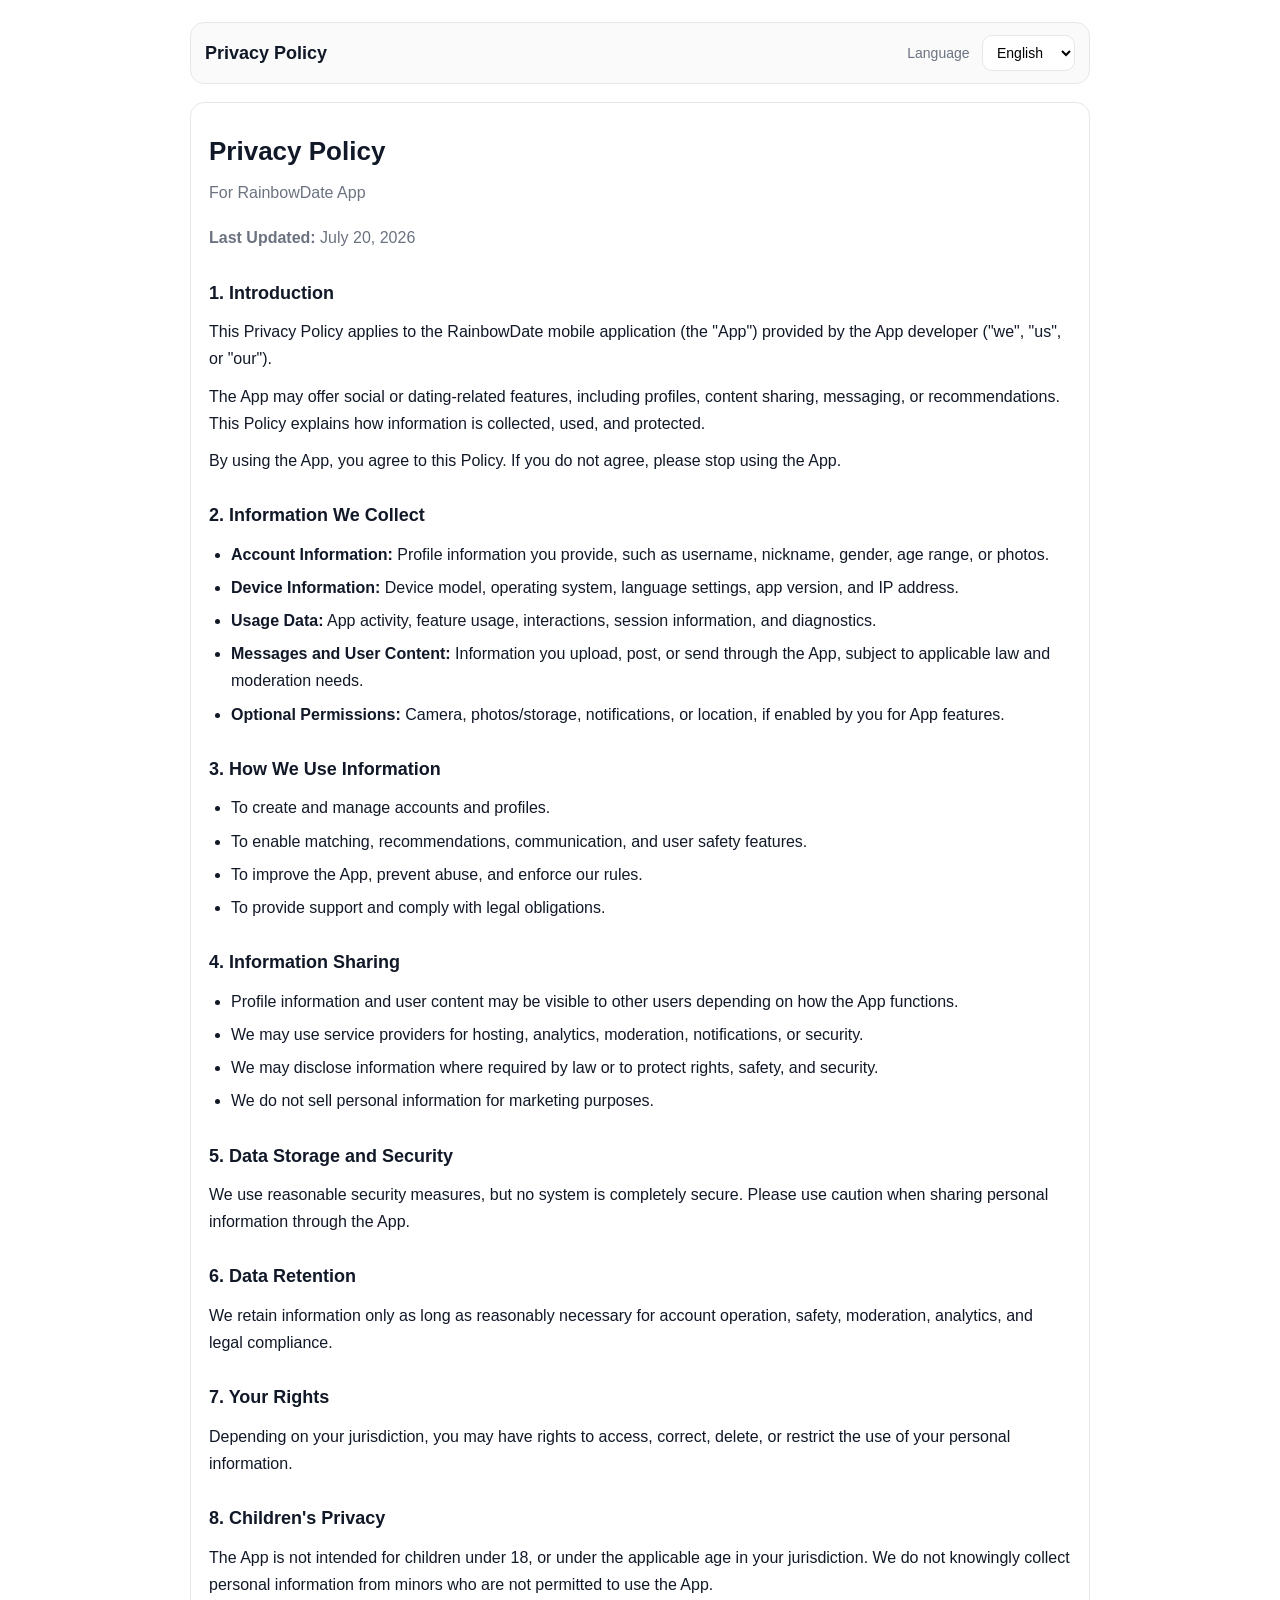
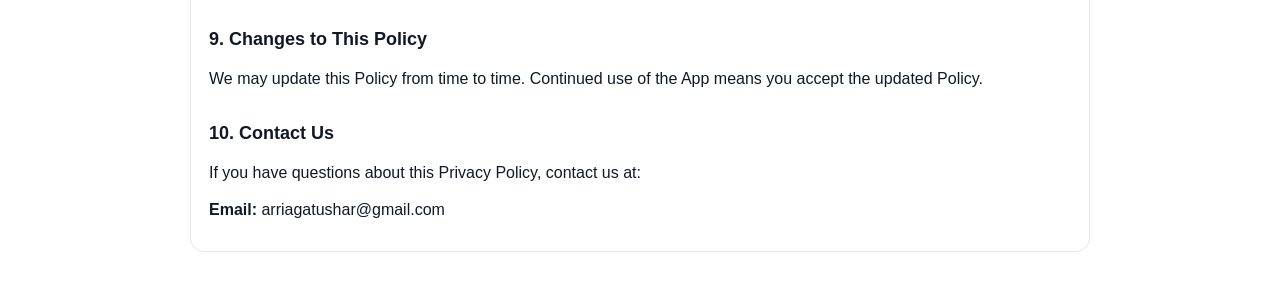
<file: page/agreement/RainbowDate Privacy Policy.html>
<!doctype html>
<html lang="en">
<head>
  <meta charset="utf-8" />
  <meta name="viewport" content="width=device-width, initial-scale=1" />
  <title>RainbowDate Privacy Policy</title>
  <style>
    body {
      margin: 0;
      font-family: -apple-system, BlinkMacSystemFont, "Segoe UI", Roboto, Helvetica, Arial, "PingFang SC",
        "Hiragino Sans GB", "Noto Sans CJK KR", "Noto Sans JP", "Microsoft YaHei", sans-serif;
      line-height: 1.7;
      color: #111827;
      background: #ffffff;
    }
    .wrap { max-width: 900px; margin: 0 auto; padding: 22px 18px 56px; }
    .topbar {
      display: flex;
      gap: 12px;
      align-items: center;
      justify-content: space-between;
      border: 1px solid #e5e7eb;
      border-radius: 14px;
      padding: 12px 14px;
      background: #fafafa;
      margin-bottom: 18px;
    }
    .title { font-size: 18px; font-weight: 800; }
    .lang select {
      padding: 8px 10px;
      border-radius: 10px;
      border: 1px solid #e5e7eb;
      background: white;
      font-size: 14px;
    }
    .lang label { font-size: 14px; color: #6b7280; margin-right: 8px; }
    h1 { font-size: 26px; margin: 8px 0 6px; }
    .sub { color: #6b7280; margin: 0 0 18px; }
    h2 { font-size: 18px; margin: 26px 0 10px; }
    p { margin: 10px 0; }
    ul { margin: 10px 0 10px 22px; padding: 0; }
    li { margin: 6px 0; }
    .card { border: 1px solid #e5e7eb; border-radius: 14px; padding: 18px; background: #ffffff; }
    .lang-section { display: none; }
    .lang-section.active { display: block; }
  </style>
</head>
<body>
  <div class="wrap">
    <div class="topbar">
      <div class="title" data-i18n="appTitle">Privacy Policy</div>
      <div class="lang">
        <label for="langSelect" data-i18n="languageLabel">Language</label>
        <select id="langSelect" aria-label="Language selector">
          <option value="en">English</option>
          <option value="ja">日本語</option>
          <option value="ko">한국어</option>
          <option value="es">Español</option>
        </select>
      </div>
    </div>

    <section class="card lang-section active" id="sec-en">
      <h1>Privacy Policy</h1>
      <p class="sub">For RainbowDate App</p>
      <p class="sub"><strong>Last Updated:</strong> July 20, 2026</p>
      <h2>1. Introduction</h2>
      <p>This Privacy Policy applies to the RainbowDate mobile application (the "App") provided by the App developer ("we", "us", or "our").</p>
      <p>The App may offer social or dating-related features, including profiles, content sharing, messaging, or recommendations. This Policy explains how information is collected, used, and protected.</p>
      <p>By using the App, you agree to this Policy. If you do not agree, please stop using the App.</p>
      <h2>2. Information We Collect</h2>
      <ul>
        <li><strong>Account Information:</strong> Profile information you provide, such as username, nickname, gender, age range, or photos.</li>
        <li><strong>Device Information:</strong> Device model, operating system, language settings, app version, and IP address.</li>
        <li><strong>Usage Data:</strong> App activity, feature usage, interactions, session information, and diagnostics.</li>
        <li><strong>Messages and User Content:</strong> Information you upload, post, or send through the App, subject to applicable law and moderation needs.</li>
        <li><strong>Optional Permissions:</strong> Camera, photos/storage, notifications, or location, if enabled by you for App features.</li>
      </ul>
      <h2>3. How We Use Information</h2>
      <ul>
        <li>To create and manage accounts and profiles.</li>
        <li>To enable matching, recommendations, communication, and user safety features.</li>
        <li>To improve the App, prevent abuse, and enforce our rules.</li>
        <li>To provide support and comply with legal obligations.</li>
      </ul>
      <h2>4. Information Sharing</h2>
      <ul>
        <li>Profile information and user content may be visible to other users depending on how the App functions.</li>
        <li>We may use service providers for hosting, analytics, moderation, notifications, or security.</li>
        <li>We may disclose information where required by law or to protect rights, safety, and security.</li>
        <li>We do not sell personal information for marketing purposes.</li>
      </ul>
      <h2>5. Data Storage and Security</h2>
      <p>We use reasonable security measures, but no system is completely secure. Please use caution when sharing personal information through the App.</p>
      <h2>6. Data Retention</h2>
      <p>We retain information only as long as reasonably necessary for account operation, safety, moderation, analytics, and legal compliance.</p>
      <h2>7. Your Rights</h2>
      <p>Depending on your jurisdiction, you may have rights to access, correct, delete, or restrict the use of your personal information.</p>
      <h2>8. Children's Privacy</h2>
      <p>The App is not intended for children under 18, or under the applicable age in your jurisdiction. We do not knowingly collect personal information from minors who are not permitted to use the App.</p>
      <h2>9. Changes to This Policy</h2>
      <p>We may update this Policy from time to time. Continued use of the App means you accept the updated Policy.</p>
      <h2>10. Contact Us</h2>
      <p>If you have questions about this Privacy Policy, contact us at:</p>
      <p><strong>Email:</strong> arriagatushar@gmail.com</p>
    </section>

    <section class="card lang-section" id="sec-ja">
      <h1>プライバシーポリシー</h1>
      <p class="sub">RainbowDate アプリ向け</p>
      <p class="sub"><strong>最終更新日:</strong> 2026年7月20日</p>
      <h2>1. はじめに</h2>
      <p>本プライバシーポリシーは、アプリ開発者が提供する RainbowDate モバイルアプリ（「本アプリ」）に適用されます。</p>
      <p>本アプリは、プロフィール作成、コンテンツ共有、メッセージ、レコメンドなど、ソーシャルまたはデーティング関連の機能を提供する場合があります。本ポリシーは、情報の収集、利用、保護方法を説明します。</p>
      <p>本アプリを利用することにより、お客様は本ポリシーに同意したものとみなされます。同意いただけない場合は、本アプリの利用を停止してください。</p>
      <h2>2. 収集する情報</h2>
      <ul>
        <li><strong>アカウント情報:</strong> ユーザー名、ニックネーム、性別、年齢帯、写真など、プロフィールに入力する情報。</li>
        <li><strong>端末情報:</strong> 端末モデル、OS、言語設定、アプリバージョン、IP アドレス。</li>
        <li><strong>利用データ:</strong> アプリ内行動、機能利用、相互作用、セッション情報、診断情報。</li>
        <li><strong>メッセージとユーザーコンテンツ:</strong> 本アプリを通じて投稿、共有、送信する情報。</li>
        <li><strong>任意の権限:</strong> カメラ、写真/ストレージ、通知、位置情報など。</li>
      </ul>
      <h2>3. 情報の利用方法</h2>
      <ul>
        <li>アカウントやプロフィールの作成・管理のため。</li>
        <li>マッチング、レコメンド、コミュニケーション、安全機能の提供のため。</li>
        <li>本アプリ改善、不正防止、ルール執行のため。</li>
        <li>サポート対応および法的義務遵守のため。</li>
      </ul>
      <h2>4. 情報共有</h2>
      <ul>
        <li>プロフィール情報やユーザーコンテンツは、本アプリの仕様に応じて他ユーザーに表示される場合があります。</li>
        <li>ホスティング、解析、モデレーション、通知、セキュリティのためのサービス提供者を利用する場合があります。</li>
        <li>法令上必要な場合、または権利、安全、セキュリティ保護のため情報を開示する場合があります。</li>
        <li>当社はマーケティング目的で個人情報を販売しません。</li>
      </ul>
      <h2>5. データ保管とセキュリティ</h2>
      <p>当社は合理的な安全対策を講じますが、完全に安全なシステムは存在しません。個人情報の共有には十分ご注意ください。</p>
      <h2>6. データ保持</h2>
      <p>当社は、アカウント運用、安全管理、モデレーション、解析、法令遵守のために合理的に必要な期間のみ情報を保持します。</p>
      <h2>7. お客様の権利</h2>
      <p>地域によっては、個人情報へのアクセス、訂正、削除、利用制限を求める権利がある場合があります。</p>
      <h2>8. 子どものプライバシー</h2>
      <p>本アプリは 18 歳未満、または地域法令上の最低年齢未満の方を対象としていません。当社は、利用が認められていない未成年者の個人情報を故意に収集しません。</p>
      <h2>9. 本ポリシーの変更</h2>
      <p>当社は本ポリシーを随時更新する場合があります。変更後も利用を継続することで、更新版に同意したものとみなされます。</p>
      <h2>10. お問い合わせ</h2>
      <p>本ポリシーに関するご質問は、以下までご連絡ください。</p>
      <p><strong>メール:</strong> arriagatushar@gmail.com</p>
    </section>

    <section class="card lang-section" id="sec-ko">
      <h1>개인정보 처리방침</h1>
      <p class="sub">RainbowDate 앱용</p>
      <p class="sub"><strong>최종 업데이트:</strong> 2026년 7월 20일</p>
      <h2>1. 소개</h2>
      <p>본 개인정보 처리방침은 앱 개발자가 제공하는 RainbowDate 모바일 애플리케이션(“앱”)에 적용됩니다.</p>
      <p>앱은 프로필, 콘텐츠 공유, 메시지, 추천 등 소셜 또는 데이팅 관련 기능을 제공할 수 있습니다. 본 정책은 정보가 어떻게 수집, 사용 및 보호되는지 설명합니다.</p>
      <p>앱을 사용함으로써 귀하는 본 정책에 동의하는 것으로 간주됩니다. 동의하지 않는 경우 앱 사용을 중단해 주세요.</p>
      <h2>2. 수집하는 정보</h2>
      <ul>
        <li><strong>계정 정보:</strong> 사용자 이름, 닉네임, 성별, 연령대, 사진 등 프로필 정보.</li>
        <li><strong>기기 정보:</strong> 기기 모델, 운영체제, 언어 설정, 앱 버전, IP 주소.</li>
        <li><strong>사용 데이터:</strong> 앱 활동, 기능 사용, 상호작용, 세션 정보 및 진단 정보.</li>
        <li><strong>메시지 및 사용자 콘텐츠:</strong> 앱을 통해 업로드, 게시 또는 전송하는 정보.</li>
        <li><strong>선택 권한:</strong> 카메라, 사진/저장소, 알림 또는 위치 정보.</li>
      </ul>
      <h2>3. 정보 이용 방법</h2>
      <ul>
        <li>계정 및 프로필을 생성하고 관리하기 위해.</li>
        <li>매칭, 추천, 소통 및 사용자 안전 기능을 제공하기 위해.</li>
        <li>앱 개선, 남용 방지 및 규칙 시행을 위해.</li>
        <li>고객 지원 및 법적 의무 준수를 위해.</li>
      </ul>
      <h2>4. 정보 공유</h2>
      <ul>
        <li>프로필 정보와 사용자 콘텐츠는 앱 기능 방식에 따라 다른 사용자에게 표시될 수 있습니다.</li>
        <li>호스팅, 분석, 모더레이션, 알림 또는 보안을 위한 서비스 제공업체를 사용할 수 있습니다.</li>
        <li>법적으로 요구되거나 권리, 안전, 보안을 보호하기 위해 정보를 공개할 수 있습니다.</li>
        <li>당사는 마케팅 목적으로 개인정보를 판매하지 않습니다.</li>
      </ul>
      <h2>5. 데이터 저장 및 보안</h2>
      <p>당사는 합리적인 보안 조치를 사용하지만, 어떤 시스템도 완전히 안전할 수는 없습니다. 앱을 통해 개인 정보를 공유할 때 주의해 주세요.</p>
      <h2>6. 데이터 보관</h2>
      <p>당사는 계정 운영, 안전 관리, 모더레이션, 분석 및 법적 준수를 위해 합리적으로 필요한 기간 동안만 정보를 보관합니다.</p>
      <h2>7. 귀하의 권리</h2>
      <p>귀하의 관할에 따라 개인정보 접근, 정정, 삭제 또는 이용 제한을 요청할 권리가 있을 수 있습니다.</p>
      <h2>8. 아동의 개인정보 보호</h2>
      <p>앱은 18세 미만 또는 귀하 지역의 적용 최소 연령 미만 사용자를 대상으로 하지 않습니다. 당사는 앱 사용이 허용되지 않은 미성년자의 개인정보를 고의로 수집하지 않습니다.</p>
      <h2>9. 본 정책의 변경</h2>
      <p>당사는 본 정책을 수시로 업데이트할 수 있습니다. 변경 후에도 앱을 계속 사용하면 업데이트된 정책에 동의한 것으로 간주됩니다.</p>
      <h2>10. 문의하기</h2>
      <p>본 개인정보 처리방침에 관한 문의는 아래로 연락해 주세요.</p>
      <p><strong>이메일:</strong> arriagatushar@gmail.com</p>
    </section>

    <section class="card lang-section" id="sec-es">
      <h1>Política de Privacidad</h1>
      <p class="sub">Para la App RainbowDate</p>
      <p class="sub"><strong>Última actualización:</strong> 20 de julio de 2026</p>
      <h2>1. Introducción</h2>
      <p>Esta Política de Privacidad se aplica a la aplicación móvil RainbowDate proporcionada por el desarrollador de la App.</p>
      <p>La App puede ofrecer funciones sociales o relacionadas con citas, incluidas perfiles, intercambio de contenido, mensajería o recomendaciones. Esta Política explica cómo se recopila, usa y protege la información.</p>
      <p>Al usar la App, aceptas esta Política. Si no estás de acuerdo, deja de usar la App.</p>
      <h2>2. Información que recopilamos</h2>
      <ul>
        <li><strong>Información de cuenta:</strong> información de perfil como nombre de usuario, apodo, género, rango de edad o fotos.</li>
        <li><strong>Información del dispositivo:</strong> modelo, sistema operativo, idioma, versión de la App y dirección IP.</li>
        <li><strong>Datos de uso:</strong> actividad en la App, uso de funciones, interacciones, información de sesión y diagnósticos.</li>
        <li><strong>Mensajes y contenido del usuario:</strong> información que subes, publicas o envías a través de la App.</li>
        <li><strong>Permisos opcionales:</strong> cámara, fotos/almacenamiento, notificaciones o ubicación.</li>
      </ul>
      <h2>3. Cómo usamos la información</h2>
      <ul>
        <li>Para crear y gestionar cuentas y perfiles.</li>
        <li>Para habilitar coincidencias, recomendaciones, comunicación y funciones de seguridad.</li>
        <li>Para mejorar la App, prevenir abusos y aplicar nuestras reglas.</li>
        <li>Para brindar soporte y cumplir obligaciones legales.</li>
      </ul>
      <h2>4. Compartición de información</h2>
      <ul>
        <li>La información del perfil y el contenido del usuario pueden ser visibles para otros usuarios según el funcionamiento de la App.</li>
        <li>Podemos usar proveedores de servicios para alojamiento, analítica, moderación, notificaciones o seguridad.</li>
        <li>Podemos divulgar información cuando la ley lo exija o para proteger derechos, seguridad y protección.</li>
        <li>No vendemos información personal con fines de marketing.</li>
      </ul>
      <h2>5. Almacenamiento y seguridad</h2>
      <p>Usamos medidas razonables de seguridad, pero ningún sistema es completamente seguro. Ten precaución al compartir información personal a través de la App.</p>
      <h2>6. Conservación de datos</h2>
      <p>Conservamos la información solo durante el tiempo razonablemente necesario para la operación de cuentas, seguridad, moderación, analítica y cumplimiento legal.</p>
      <h2>7. Tus derechos</h2>
      <p>Según tu jurisdicción, puedes tener derechos para acceder, corregir, eliminar o restringir el uso de tu información personal.</p>
      <h2>8. Privacidad infantil</h2>
      <p>La App no está dirigida a menores de 18 años, o a la edad mínima aplicable en tu jurisdicción. No recopilamos deliberadamente información personal de menores que no estén autorizados a usar la App.</p>
      <h2>9. Cambios en esta Política</h2>
      <p>Podemos actualizar esta Política periódicamente. El uso continuado de la App significa que aceptas la Política actualizada.</p>
      <h2>10. Contáctanos</h2>
      <p>Si tienes preguntas sobre esta Política de Privacidad, contáctanos en:</p>
      <p><strong>Correo:</strong> arriagatushar@gmail.com</p>
    </section>
  </div>

  <script>
    (function () {
      const select = document.getElementById('langSelect');
      const sections = { en: document.getElementById('sec-en'), ja: document.getElementById('sec-ja'), ko: document.getElementById('sec-ko'), es: document.getElementById('sec-es') };
      function normalizeLang(lang) { return lang ? String(lang).toLowerCase() : ''; }
      function guessLang() {
        const navLang = normalizeLang(navigator.language || navigator.userLanguage);
        if (navLang.startsWith('ja')) return 'ja';
        if (navLang.startsWith('ko')) return 'ko';
        if (navLang.startsWith('es')) return 'es';
        return 'en';
      }
      function setActive(lang) { Object.keys(sections).forEach((k) => sections[k].classList.toggle('active', k === lang)); }
      const topbarI18n = {
        en: { appTitle: 'Privacy Policy', languageLabel: 'Language' },
        ja: { appTitle: 'プライバシーポリシー', languageLabel: '言語' },
        ko: { appTitle: '개인정보 처리방침', languageLabel: '언어' },
        es: { appTitle: 'Política de Privacidad', languageLabel: 'Idioma' },
      };
      function applyTopbar(lang) {
        const dict = topbarI18n[lang] || topbarI18n.en;
        document.querySelectorAll('[data-i18n="appTitle"]').forEach((el) => el.textContent = dict.appTitle);
        document.querySelectorAll('[data-i18n="languageLabel"]').forEach((el) => el.textContent = dict.languageLabel);
      }
      const stored = localStorage.getItem('rainbowdate_privacy_lang');
      const initial = stored || guessLang();
      select.value = initial;
      applyTopbar(initial);
      setActive(initial);
      select.addEventListener('change', () => {
        const lang = select.value;
        localStorage.setItem('rainbowdate_privacy_lang', lang);
        applyTopbar(lang);
        setActive(lang);
      });
    })();
  </script>
</body>
</html>
</file>
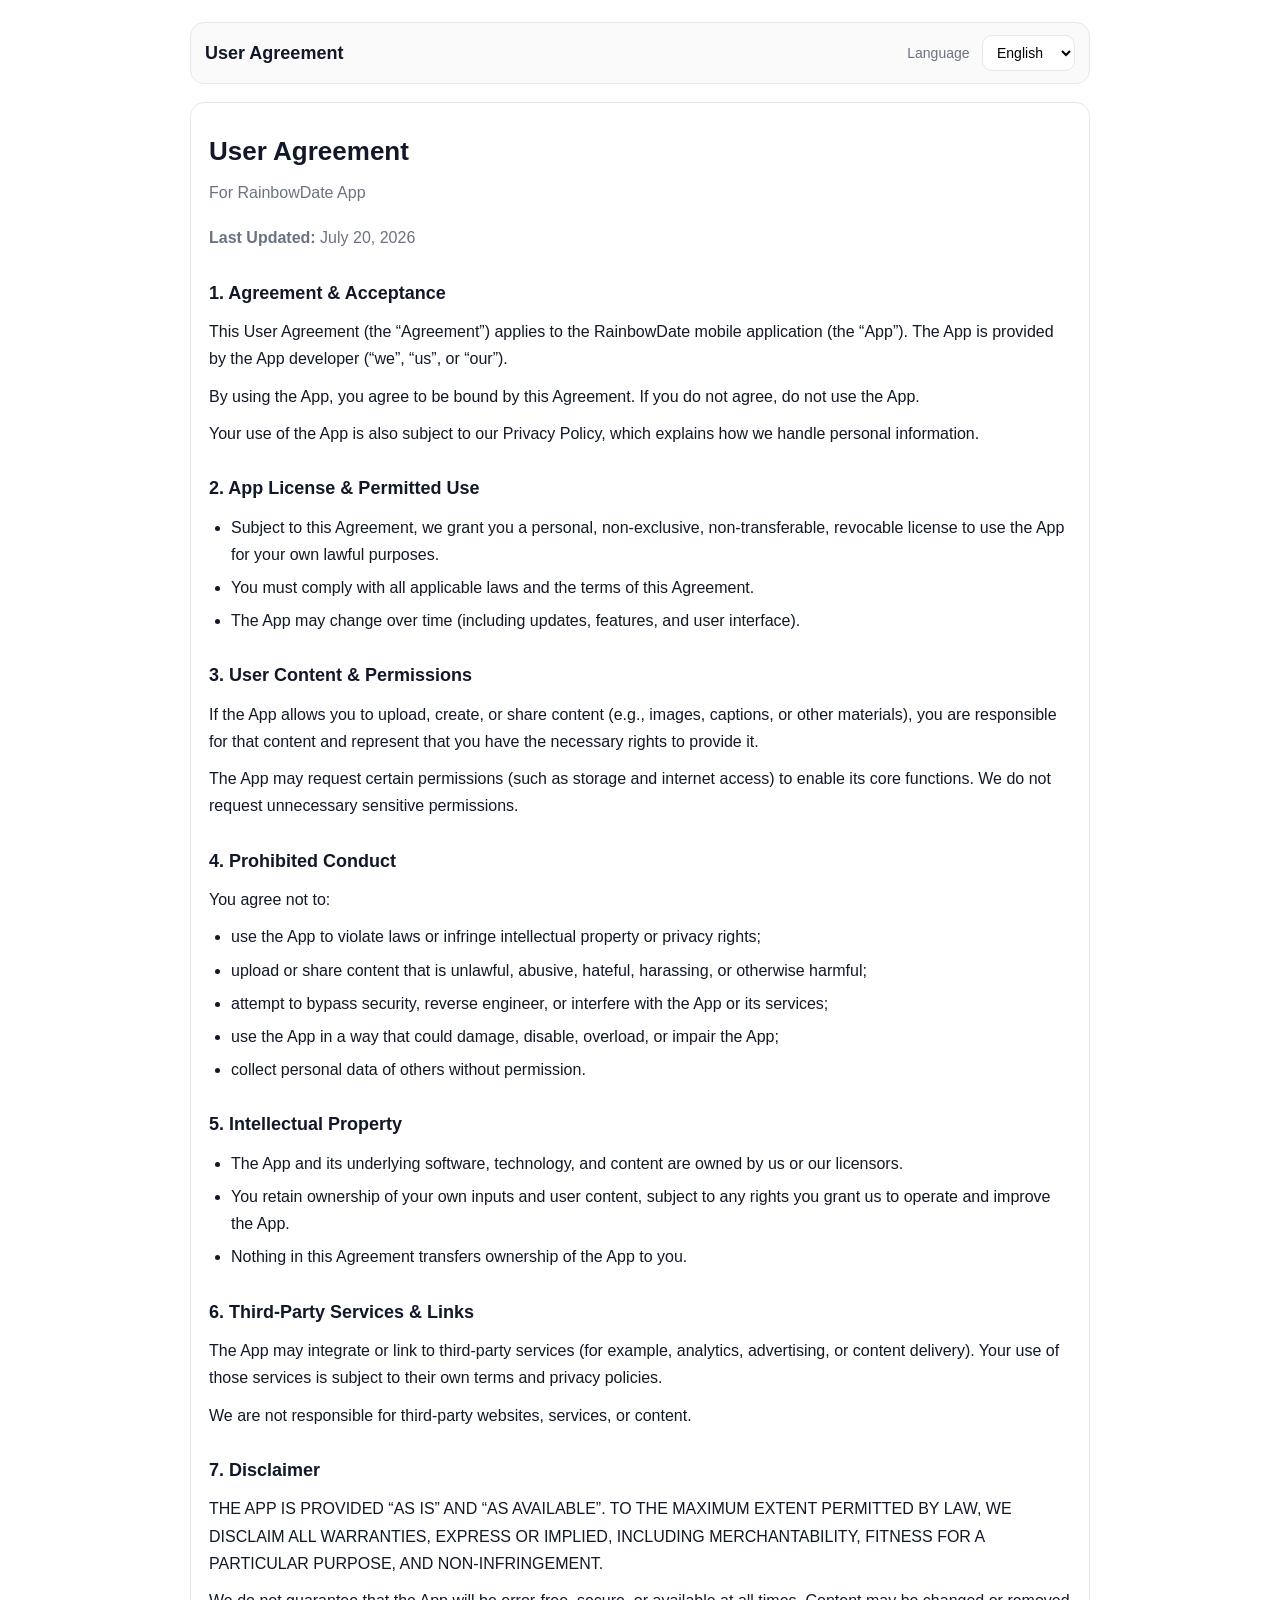
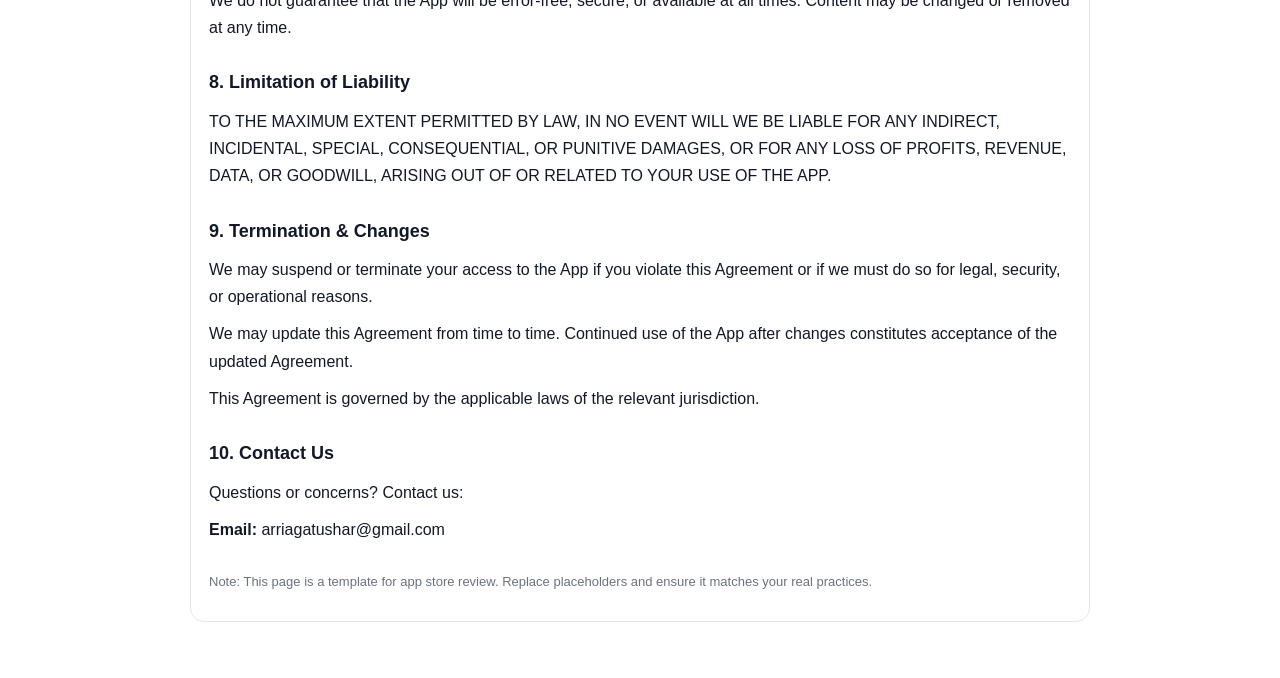
<file: page/agreement/RainbowDate User Agreement.html>
<!doctype html>
<html lang="en">
<head>
  <meta charset="utf-8" />
  <meta name="viewport" content="width=device-width, initial-scale=1" />
  <title>RainbowDate User Agreement</title>
  <style>
    body {
      margin: 0;
      font-family: -apple-system, BlinkMacSystemFont, "Segoe UI", Roboto, Helvetica, Arial, "PingFang SC",
        "Hiragino Sans GB", "Noto Sans CJK KR", "Noto Sans JP", "Microsoft YaHei", sans-serif;
      line-height: 1.7;
      color: #111827;
      background: #ffffff;
    }
    .wrap { max-width: 900px; margin: 0 auto; padding: 22px 18px 56px; }
    .topbar {
      display: flex;
      gap: 12px;
      align-items: center;
      justify-content: space-between;
      border: 1px solid #e5e7eb;
      border-radius: 14px;
      padding: 12px 14px;
      background: #fafafa;
      margin-bottom: 18px;
    }
    .title { font-size: 18px; font-weight: 800; }
    .lang select {
      padding: 8px 10px;
      border-radius: 10px;
      border: 1px solid #e5e7eb;
      background: white;
      font-size: 14px;
    }
    .lang label { font-size: 14px; color: #6b7280; margin-right: 8px; }
    h1 { font-size: 26px; margin: 8px 0 6px; }
    .sub { color: #6b7280; margin: 0 0 18px; }
    h2 { font-size: 18px; margin: 26px 0 10px; }
    h3 { font-size: 15px; margin: 18px 0 8px; }
    p { margin: 10px 0; }
    ul { margin: 10px 0 10px 22px; padding: 0; }
    li { margin: 6px 0; }
    .card {
      border: 1px solid #e5e7eb;
      border-radius: 14px;
      padding: 18px;
      background: #ffffff;
    }
    a { color: #2563eb; }
    .lang-section { display: none; }
    .lang-section.active { display: block; }
    .foot { margin-top: 28px; color: #6b7280; font-size: 13px; }
  </style>
</head>

<body>
  <div class="wrap">
    <div class="topbar">
      <div class="title" data-i18n="appTitle">User Agreement</div>
      <div class="lang">
        <label for="langSelect" data-i18n="languageLabel">Language</label>
        <select id="langSelect" aria-label="Language selector">
          <option value="en">English</option>
          <option value="ja">日本語</option>
          <option value="ko">한국어</option>
          <option value="es">Español</option>
        </select>
      </div>
    </div>

    <!-- ===================== EN ===================== -->
    <section class="card lang-section active" id="sec-en">
      <h1 data-i18n="uaTitle">User Agreement</h1>
      <p class="sub" data-i18n="forApp">For RainbowDate App</p>
      <p class="sub"><strong data-i18n="lastUpdatedLabel">Last Updated:</strong> July 20, 2026</p>

      <h2 data-i18n="sec1Title">1. Agreement & Acceptance</h2>
      <p data-i18n="sec1P1">
        This User Agreement (the “Agreement”) applies to the RainbowDate mobile application (the “App”).
        The App is provided by the App developer (“we”, “us”, or “our”).
      </p>
      <p data-i18n="sec1P2">
        By using the App, you agree to be bound by this Agreement. If you do not agree, do not use the App.
      </p>
      <p data-i18n="privacyRef">
        Your use of the App is also subject to our Privacy Policy,
        which explains how we handle personal information.
      </p>

      <h2 data-i18n="sec2Title">2. App License & Permitted Use</h2>
      <ul>
        <li data-i18n="sec2Li1">Subject to this Agreement, we grant you a personal, non-exclusive, non-transferable, revocable license to use the App for your own lawful purposes.</li>
        <li data-i18n="sec2Li2">You must comply with all applicable laws and the terms of this Agreement.</li>
        <li data-i18n="sec2Li3">The App may change over time (including updates, features, and user interface).</li>
      </ul>

      <h2 data-i18n="sec3Title">3. User Content & Permissions</h2>
      <p data-i18n="sec3P1">
        If the App allows you to upload, create, or share content (e.g., images, captions, or other materials),
        you are responsible for that content and represent that you have the necessary rights to provide it.
      </p>
      <p data-i18n="sec3P2">
        The App may request certain permissions (such as storage and internet access) to enable its core functions.
        We do not request unnecessary sensitive permissions.
      </p>

      <h2 data-i18n="sec4Title">4. Prohibited Conduct</h2>
      <p data-i18n="sec4P1">You agree not to:</p>
      <ul>
        <li data-i18n="sec4Li1">use the App to violate laws or infringe intellectual property or privacy rights;</li>
        <li data-i18n="sec4Li2">upload or share content that is unlawful, abusive, hateful, harassing, or otherwise harmful;</li>
        <li data-i18n="sec4Li3">attempt to bypass security, reverse engineer, or interfere with the App or its services;</li>
        <li data-i18n="sec4Li4">use the App in a way that could damage, disable, overload, or impair the App;</li>
        <li data-i18n="sec4Li5">collect personal data of others without permission.</li>
      </ul>

      <h2 data-i18n="sec5Title">5. Intellectual Property</h2>
      <ul>
        <li data-i18n="sec5Li1">The App and its underlying software, technology, and content are owned by us or our licensors.</li>
        <li data-i18n="sec5Li2">You retain ownership of your own inputs and user content, subject to any rights you grant us to operate and improve the App.</li>
        <li data-i18n="sec5Li3">Nothing in this Agreement transfers ownership of the App to you.</li>
      </ul>

      <h2 data-i18n="sec6Title">6. Third-Party Services & Links</h2>
      <p data-i18n="sec6P1">
        The App may integrate or link to third-party services (for example, analytics, advertising, or content delivery).
        Your use of those services is subject to their own terms and privacy policies.
      </p>
      <p data-i18n="sec6P2">We are not responsible for third-party websites, services, or content.</p>

      <h2 data-i18n="sec7Title">7. Disclaimer</h2>
      <p data-i18n="sec7P1">
        THE APP IS PROVIDED “AS IS” AND “AS AVAILABLE”. TO THE MAXIMUM EXTENT PERMITTED BY LAW, WE DISCLAIM ALL WARRANTIES, EXPRESS OR IMPLIED,
        INCLUDING MERCHANTABILITY, FITNESS FOR A PARTICULAR PURPOSE, AND NON-INFRINGEMENT.
      </p>
      <p data-i18n="sec7P2">
        We do not guarantee that the App will be error-free, secure, or available at all times. Content may be changed or removed at any time.
      </p>

      <h2 data-i18n="sec8Title">8. Limitation of Liability</h2>
      <p data-i18n="sec8P1">
        TO THE MAXIMUM EXTENT PERMITTED BY LAW, IN NO EVENT WILL WE BE LIABLE FOR ANY INDIRECT, INCIDENTAL, SPECIAL, CONSEQUENTIAL, OR PUNITIVE DAMAGES,
        OR FOR ANY LOSS OF PROFITS, REVENUE, DATA, OR GOODWILL, ARISING OUT OF OR RELATED TO YOUR USE OF THE APP.
      </p>

      <h2 data-i18n="sec9Title">9. Termination & Changes</h2>
      <p data-i18n="sec9P1">
        We may suspend or terminate your access to the App if you violate this Agreement or if we must do so for legal, security, or operational reasons.
      </p>
      <p data-i18n="sec9P2">
        We may update this Agreement from time to time. Continued use of the App after changes constitutes acceptance of the updated Agreement.
      </p>
      <p>This Agreement is governed by the applicable laws of the relevant jurisdiction.</p>

      <h2 data-i18n="sec10Title">10. Contact Us</h2>
      <p data-i18n="sec10P1">Questions or concerns? Contact us:</p>
      <p><strong>Email:</strong> <span data-i18n="emailValue">arriagatushar@gmail.com</span></p>
      <div class="foot">
        <p data-i18n="noteTemplate">
          Note: This page is a template for app store review. Replace placeholders and ensure it matches your real practices.
        </p>
      </div>
    </section>

    <!-- ===================== JA ===================== -->
    <section class="card lang-section" id="sec-ja">
      <h1 data-i18n="uaTitle">ユーザー規約</h1>
      <p class="sub" data-i18n="forApp">RainbowDate アプリ向け</p>
      <p class="sub"><strong data-i18n="lastUpdatedLabel">最終更新日:</strong> 2026年7月20日</p>

      <h2>1. 同意と承諾</h2>
      <p>
        本ユーザー規約（「本規約」）は、RainbowDate モバイルアプリ（「本アプリ」）に適用されます。
        本アプリはアプリ開発者（「当社」「私たち」または「弊社」）が提供します。
      </p>
      <p>
        本アプリの利用により、本規約に同意したものとみなされます。同意いただけない場合は、本アプリをご利用にならないでください。
      </p>
      <p>
        なお、本アプリの利用は、個人情報の取扱いについて説明するプライバシーポリシーにも従います。
      </p>

      <h2>2. ライセンスと許可された利用</h2>
      <ul>
        <li>本規約の条件に従い、私的かつ非独占的で、譲渡不可かつ取り消し可能な形で、本アプリを合法な目的のために利用する権利を付与します。</li>
        <li>お客様は、適用されるすべての法律および本規約を遵守する必要があります。</li>
        <li>本アプリは、アップデートや機能、ユーザーインターフェース等により、変更される場合があります。</li>
      </ul>

      <h2>3. ユーザーコンテンツと権限</h2>
      <p>
        本アプリが画像、キャプション、またはその他のコンテンツのアップロード/作成/共有を許可する場合、
        そのコンテンツについて責任を負い、提供に必要な権利を有することを表明します。
      </p>
      <p>
        本アプリは、機能を有効にするために、ストレージやインターネットアクセス等の一定の権限を求める場合があります。
        当社は不要な機微情報に関する権限を要求しません。
      </p>

      <h2>4. 禁止行為</h2>
      <p>お客様は次の行為を行わないことに同意します。</p>
      <ul>
        <li>法令に違反すること、または知的財産権やプライバシー権を侵害すること。</li>
        <li>違法・虐待的・差別的・嫌がらせ・その他有害なコンテンツをアップロードまたは共有すること。</li>
        <li>セキュリティを回避すること、リバースエンジニアリングすること、または本アプリ/サービスに干渉すること。</li>
        <li>本アプリを損なったり無効化したり、過負荷をかけたり、機能を阻害したりする方法で利用すること。</li>
        <li>他者の個人情報を許可なく収集すること。</li>
      </ul>

      <h2>5. 知的財産権</h2>
      <ul>
        <li>本アプリおよびその基盤となるソフトウェア、技術、コンテンツの権利は、当社またはライセンサーが所有します。</li>
        <li>お客様は、自らの入力やユーザーコンテンツの所有権を保持します（ただし、本アプリの運営・改善に必要な範囲で当社が受ける権利は除きます）。</li>
        <li>本規約は、本アプリの所有権をお客様に移転するものではありません。</li>
      </ul>

      <h2>6. 第三者サービスとリンク</h2>
      <p>
        本アプリは、第三者サービス（分析、広告、コンテンツ配信等）を統合またはリンクする場合があります。
        それらのサービスの利用は、各サービスの利用規約およびプライバシーポリシーに従います。
      </p>
      <p>当社は、第三者のWebサイト、サービス、またはコンテンツについて責任を負いません。</p>

      <h2>7. 免責</h2>
      <p>
        本アプリは「現状有姿」および「利用可能な範囲で」提供されます。法律で認められる最大限の範囲で、当社は
        明示または黙示を問わず、商品性、特定目的への適合性、非侵害等のすべての保証を否認します。
      </p>
      <p>
        当社は、本アプリがエラーなく安全であること、または常に利用可能であることを保証しません。
        コンテンツは、いつでも変更または削除される場合があります。
      </p>

      <h2>8. 責任の制限</h2>
      <p>
        法律で認められる最大限の範囲で、当社は、本アプリの利用に起因または関連して発生した間接的、付随的、
        特別、結果的、または懲罰的損害、ならびに利益、収益、データ、または信用の損失について責任を負いません。
      </p>

      <h2>9. 解除・変更</h2>
      <p>
        お客様が本規約に違反した場合、または法的・安全面・運用上の理由により必要な場合、当社はアクセスを停止または終了することがあります。
      </p>
      <p>
        当社は、本規約を随時更新する場合があります。変更後も本アプリを継続して利用することにより、更新された本規約に同意したものとみなされます。
      </p>
      <p>本規約は、適用される法令に従って解釈されます。</p>

      <h2>10. お問い合わせ</h2>
      <p>ご質問やご懸念がある場合は、以下までご連絡ください。</p>
      <p><strong>メール：</strong> arriagatushar@gmail.com</p>
      <div class="foot">
        <p>
          注: 本ページはアプリストア審査向けのテンプレートです。プレースホルダーを置き換え、実際の運用と一致していることを確認してください。
        </p>
      </div>
    </section>

    <!-- ===================== KO ===================== -->
    <section class="card lang-section" id="sec-ko">
      <h1 data-i18n="uaTitle">이용약관</h1>
      <p class="sub" data-i18n="forApp">RainbowDate 앱용</p>
      <p class="sub"><strong data-i18n="lastUpdatedLabel">최종 업데이트:</strong> 2026년 7월 20일</p>

      <h2>1. 동의 및 수락</h2>
      <p>
        본 이용약관(“약관”)은 RainbowDate 모바일 애플리케이션(“앱”)에 적용됩니다.
        앱은 앱 개발자(“회사”, “우리”, “당사”)에서 제공합니다.
      </p>
      <p>
        앱을 사용함으로써 귀하는 본 약관에 동의하는 것으로 간주됩니다. 동의하지 않는 경우 앱을 사용하지 마십시오.
      </p>
      <p>
        또한, 앱 사용은 개인정보의 처리에 대한 내용을 설명하는
        개인정보 처리방침에도 적용됩니다.
      </p>

      <h2>2. 앱 라이선스 및 허용된 사용</h2>
      <ul>
        <li>본 약관의 조건에 따라 귀하에게 개인적이고 비독점적이며 양도 불가능하고 취소 가능한 방식으로, 귀하의 합법적인 목적을 위해 앱을 사용할 수 있는 권리를 부여합니다.</li>
        <li>귀하는 관련 법률 및 본 약관을 준수해야 합니다.</li>
        <li>앱은 업데이트, 기능, 사용자 인터페이스 등을 포함하여 시간이 지나며 변경될 수 있습니다.</li>
      </ul>

      <h2>3. 사용자 콘텐츠 및 권한</h2>
      <p>
        앱에서 이미지, 캡션 또는 기타 자료를 업로드/작성/공유할 수 있는 경우, 귀하는 해당 콘텐츠에 대한 책임을 지며
        제공에 필요한 권리가 있음을 보증합니다.
      </p>
      <p>
        앱은 핵심 기능을 제공하기 위해 저장소 및 인터넷 액세스 등 일부 권한을 요청할 수 있습니다.
        회사는 불필요한 민감 권한을 요청하지 않습니다.
      </p>

      <h2>4. 금지된 행위</h2>
      <p>귀하는 다음을 수행하지 않는 데 동의합니다.</p>
      <ul>
        <li>법을 위반하거나 지식재산권 또는 개인정보 권리를 침해하는 방식으로 앱을 사용하는 행위</li>
        <li>불법적이거나, 모욕적이거나, 혐오적이거나, 괴롭힘이거나, 기타 유해한 콘텐츠를 업로드 또는 공유하는 행위</li>
        <li>보안 우회, 리버스 엔지니어링 또는 앱/서비스에 대한 방해 시도 행위</li>
        <li>앱을 손상시키거나 비활성화하거나 과부하를 유발하는 방식으로 사용하는 행위</li>
        <li>타인의 개인 정보를 허가 없이 수집하는 행위</li>
      </ul>

      <h2>5. 지식재산권</h2>
      <ul>
        <li>앱 및 기반 소프트웨어, 기술, 콘텐츠에 대한 권리는 회사 또는 라이선스 제공자에게 있습니다.</li>
        <li>귀하는 귀하의 입력 및 사용자 콘텐츠에 대한 소유권을 유지하되, 회사가 앱을 운영하고 개선하는 데 필요한 범위의 권리를 부여한 경우는 예외입니다.</li>
        <li>본 약관은 앱의 소유권을 귀하에게 이전하지 않습니다.</li>
      </ul>

      <h2>6. 제3자 서비스 및 링크</h2>
      <p>
        앱은 제3자 서비스(예: 분석, 광고, 콘텐츠 전송)를 통합하거나 링크할 수 있습니다.
        해당 서비스 사용은 각 서비스의 약관 및 개인정보 처리방침에 따릅니다.
      </p>
      <p>회사는 제3자의 웹사이트, 서비스 또는 콘텐츠에 대해 책임지지 않습니다.</p>

      <h2>7. 면책</h2>
      <p>
        앱은 “있는 그대로” 및 “이용 가능한 범위 내에서” 제공됩니다. 관계 법령이 허용하는 최대한의 범위에서 회사는 상품성, 특정 목적에의 적합성,
        비침해 등을 포함하여 명시적 또는 묵시적 모든 보증을 부인합니다.
      </p>
      <p>
        회사는 앱이 오류가 없고 안전하며 항상 사용 가능하다는 것을 보장하지 않습니다. 콘텐츠는 언제든지 변경 또는 삭제될 수 있습니다.
      </p>

      <h2>8. 책임의 제한</h2>
      <p>
        관계 법령이 허용하는 최대한의 범위에서, 회사는 앱 사용과 관련하여 발생한 간접적·부수적·특별·결과적·징벌적 손해 또는
        이익, 수익, 데이터, 영업권의 손실에 대해 책임지지 않습니다.
      </p>

      <h2>9. 종료 및 변경</h2>
      <p>
        귀하가 본 약관을 위반하는 경우 또는 법적·보안·운영상의 이유로 필요한 경우, 회사는 앱 이용을 일시중지하거나 종료할 수 있습니다.
      </p>
      <p>
        회사는 본 약관을 수시로 업데이트할 수 있습니다. 변경 후에도 앱을 계속 사용하는 경우 업데이트된 약관에 동의하는 것으로 간주됩니다.
      </p>
      <p>본 약관은 관련 관할의 적용 법령에 따릅니다.</p>

      <h2>10. 문의하기</h2>
      <p>문의 사항이 있으시면 연락해 주세요.</p>
      <p><strong>이메일:</strong> arriagatushar@gmail.com</p>
      <div class="foot">
        <p>
          참고: 본 페이지는 앱 스토어 심사용 템플릿입니다. 자리표시자를 실제 운영 내용과 일치하도록 변경해 주세요.
        </p>
      </div>
    </section>

    <!-- ===================== ES ===================== -->
    <section class="card lang-section" id="sec-es">
      <h1 data-i18n="uaTitle">Acuerdo de Usuario</h1>
      <p class="sub" data-i18n="forApp">Para la App RainbowDate</p>
      <p class="sub"><strong data-i18n="lastUpdatedLabel">Última actualización:</strong> 20 de julio de 2026</p>

      <h2>1. Acuerdo y aceptación</h2>
      <p>
        Este Acuerdo de Usuario (“Acuerdo”) se aplica a la aplicación móvil RainbowDate (la “App”).
        La App es proporcionada por el desarrollador de la App (“nosotros”, “nuestro” o “la entidad responsable”).
      </p>
      <p>
        Al utilizar la App, aceptas cumplir con este Acuerdo. Si no estás de acuerdo, no uses la App.
      </p>
      <p>
        Además, tu uso de la App también está sujeto a nuestra Política de Privacidad,
        que explica cómo recopilamos y tratamos la información personal.
      </p>

      <h2>2. Licencia de la App y uso permitido</h2>
      <ul>
        <li>Sujeto a este Acuerdo, te otorgamos una licencia personal, no exclusiva, no transferible y revocable para usar la App con tus propios fines lícitos.</li>
        <li>Debes cumplir con todas las leyes aplicables y con los términos de este Acuerdo.</li>
        <li>La App puede cambiar con el tiempo (incluidas actualizaciones, funciones e interfaz de usuario).</li>
      </ul>

      <h2>3. Contenido del usuario y permisos</h2>
      <p>
        Si la App te permite subir, crear o compartir contenido (p. ej., imágenes, subtítulos u otros materiales),
        eres responsable de dicho contenido y declaras que tienes los derechos necesarios para proporcionarlo.
      </p>
      <p>
        La App puede solicitar ciertos permisos (como almacenamiento y acceso a Internet) para habilitar sus funciones principales.
        No solicitamos permisos sensibles innecesarios.
      </p>

      <h2>4. Conducta prohibida</h2>
      <p>Te comprometes a no:</p>
      <ul>
        <li>usar la App para infringir leyes o vulnerar derechos de propiedad intelectual o de privacidad;</li>
        <li>subir o compartir contenido ilícito, abusivo, de odio, acosador o perjudicial;</li>
        <li>intentar eludir la seguridad, hacer ingeniería inversa o interferir con la App o sus servicios;</li>
        <li>usar la App de una forma que pueda dañar, deshabilitar, sobrecargar o afectar negativamente su funcionamiento;</li>
        <li>recopilar datos personales de otras personas sin permiso.</li>
      </ul>

      <h2>5. Propiedad intelectual</h2>
      <ul>
        <li>La App y su software, tecnología y contenido subyacentes son propiedad nuestra o de nuestros licenciantes.</li>
        <li>Conservas la propiedad de tus propias entradas y contenido de usuario, sujeto a los derechos que nos otorgues para operar y mejorar la App.</li>
        <li>Nada en este Acuerdo te transfiere la propiedad de la App.</li>
      </ul>

      <h2>6. Servicios de terceros y enlaces</h2>
      <p>
        La App puede integrar o enlazar servicios de terceros (por ejemplo, analítica, publicidad o distribución de contenido).
        Tu uso de dichos servicios se rige por sus propios términos y políticas de privacidad.
      </p>
      <p>No somos responsables de los sitios web, servicios o contenidos de terceros.</p>

      <h2>7. Aviso legal</h2>
      <p>
        LA APP SE PROPORCIONA “TAL CUAL” Y “SEGÚN DISPONIBILIDAD”. EN LA MEDIDA MÁXIMA PERMITIDA POR LA LEY, RENUNCIAMOS A TODAS LAS GARANTÍAS,
        EXPRESAS O IMPLÍCITAS, INCLUIDA LA COMERCIABILIDAD, IDONEIDAD PARA UN FIN DETERMINADO Y NO INFRACCIÓN.
      </p>
      <p>
        No garantizamos que la App esté libre de errores, sea segura o esté disponible en todo momento.
        El contenido puede cambiar o eliminarse en cualquier momento.
      </p>

      <h2>8. Limitación de responsabilidad</h2>
      <p>
        EN LA MEDIDA MÁXIMA PERMITIDA POR LA LEY, EN NINGÚN CASO SEREMOS RESPONSABLES POR DAÑOS INDIRECTOS, INCIDENTALES, ESPECIALES,
        CONSECUENCIALES O PUNITIVOS, NI POR PÉRDIDA DE BENEFICIOS, INGRESOS, DATOS O BUENA VOLUNTAD DERIVADOS DE O RELACIONADOS CON TU USO DE LA APP.
      </p>

      <h2>9. Terminación y cambios</h2>
      <p>
        Podemos suspender o terminar tu acceso a la App si incumples este Acuerdo o si es necesario hacerlo por razones legales, de seguridad u operativas.
      </p>
      <p>
        Podemos actualizar este Acuerdo de vez en cuando. El uso continuado de la App después de los cambios constituye la aceptación del Acuerdo actualizado.
      </p>
      <p>Este Acuerdo se rige por las leyes aplicables de la jurisdicción correspondiente.</p>

      <h2>10. Contáctanos</h2>
      <p>Si tienes preguntas o inquietudes, contáctanos:</p>
      <p><strong>Correo:</strong> arriagatushar@gmail.com</p>
      <div class="foot">
        <p>
          Nota: Esta página es una plantilla para revisión en tiendas de aplicaciones. Reemplaza los campos de ejemplo y asegúrate de que coincida con tus prácticas reales.
        </p>
      </div>
    </section>
  </div>

  <script>
    (function () {
      const select = document.getElementById('langSelect');
      const sections = {
        en: document.getElementById('sec-en'),
        ja: document.getElementById('sec-ja'),
        ko: document.getElementById('sec-ko'),
        es: document.getElementById('sec-es'),
      };

      function normalizeLang(lang) {
        if (!lang) return '';
        return String(lang).toLowerCase();
      }

      function guessLang() {
        const navLang = normalizeLang(navigator.language || navigator.userLanguage);
        if (navLang.startsWith('ja')) return 'ja';
        if (navLang.startsWith('ko')) return 'ko';
        if (navLang.startsWith('es')) return 'es';
        return 'en';
      }

      function setActive(lang) {
        Object.keys(sections).forEach((k) => {
          sections[k].classList.toggle('active', k === lang);
        });
      }

      const topbarI18n = {
        en: { appTitle: 'User Agreement', languageLabel: 'Language' },
        ja: { appTitle: 'ユーザー規約', languageLabel: '言語' },
        ko: { appTitle: '이용약관', languageLabel: '언어' },
        es: { appTitle: 'Acuerdo de Usuario', languageLabel: 'Idioma' },
      };

      function applyTopbar(lang) {
        const dict = topbarI18n[lang] || topbarI18n.en;
        document.querySelectorAll('[data-i18n="appTitle"]').forEach(el => el.textContent = dict.appTitle);
        document.querySelectorAll('[data-i18n="languageLabel"]').forEach(el => el.textContent = dict.languageLabel);
      }

      const stored = localStorage.getItem('rainbowdate_lang');
      const initial = stored || guessLang();

      select.value = initial;
      applyTopbar(initial);
      setActive(initial);

      select.addEventListener('change', () => {
        const lang = select.value;
        localStorage.setItem('rainbowdate_lang', lang);
        applyTopbar(lang);
        setActive(lang);
      });
    })();
  </script>
</body>
</html>
</file>
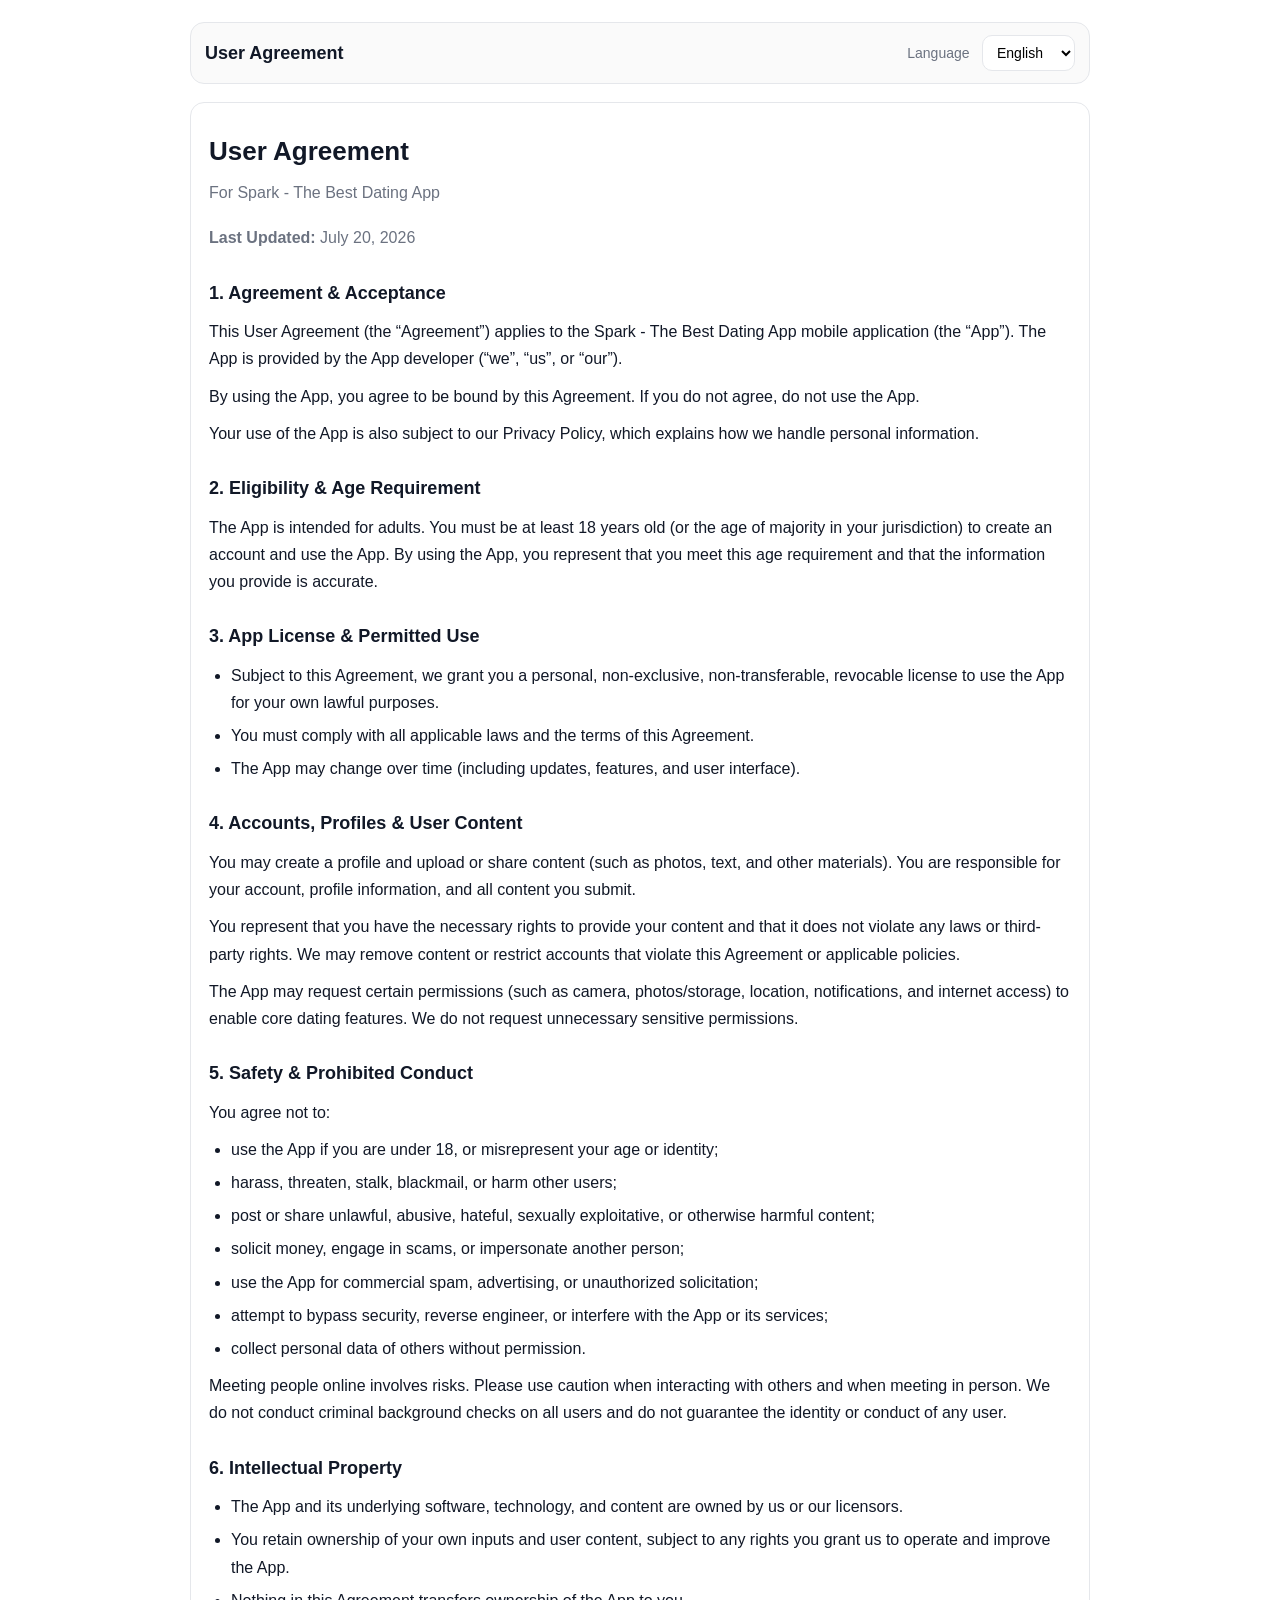
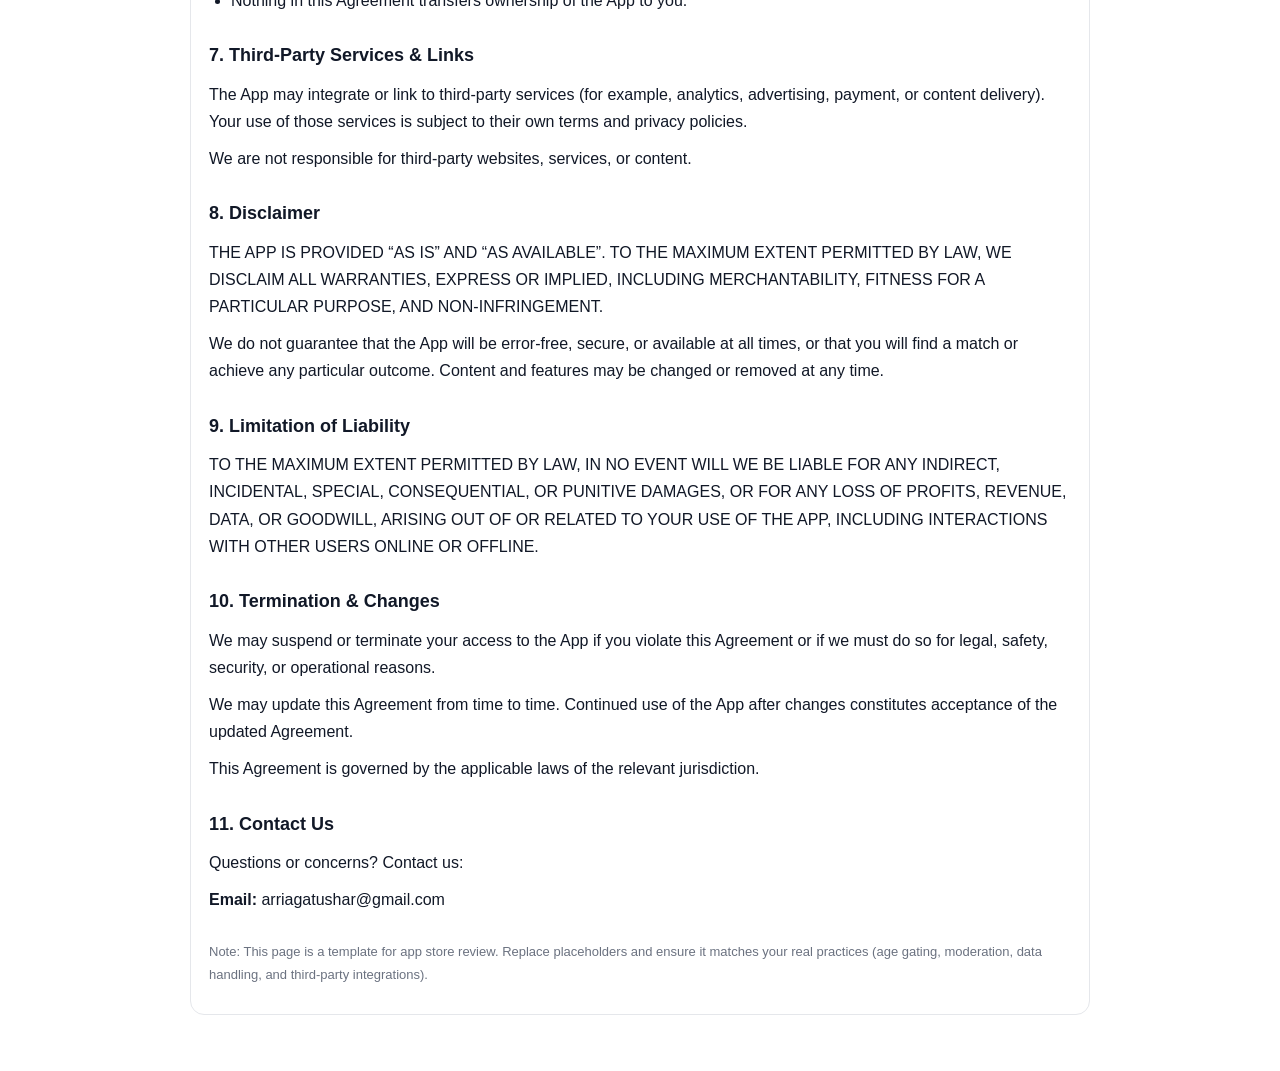
<file: page/agreement/Spark - The Best Dating App User Agreement.html>
<!doctype html>
<html lang="en">
<head>
  <meta charset="utf-8" />
  <meta name="viewport" content="width=device-width, initial-scale=1" />
  <title>Spark - The Best Dating App User Agreement</title>
  <style>
    body {
      margin: 0;
      font-family: -apple-system, BlinkMacSystemFont, "Segoe UI", Roboto, Helvetica, Arial, "PingFang SC",
        "Hiragino Sans GB", "Noto Sans CJK KR", "Noto Sans JP", "Microsoft YaHei", sans-serif;
      line-height: 1.7;
      color: #111827;
      background: #ffffff;
    }
    .wrap { max-width: 900px; margin: 0 auto; padding: 22px 18px 56px; }
    .topbar {
      display: flex;
      gap: 12px;
      align-items: center;
      justify-content: space-between;
      border: 1px solid #e5e7eb;
      border-radius: 14px;
      padding: 12px 14px;
      background: #fafafa;
      margin-bottom: 18px;
    }
    .title { font-size: 18px; font-weight: 800; }
    .lang select {
      padding: 8px 10px;
      border-radius: 10px;
      border: 1px solid #e5e7eb;
      background: white;
      font-size: 14px;
    }
    .lang label { font-size: 14px; color: #6b7280; margin-right: 8px; }
    h1 { font-size: 26px; margin: 8px 0 6px; }
    .sub { color: #6b7280; margin: 0 0 18px; }
    h2 { font-size: 18px; margin: 26px 0 10px; }
    h3 { font-size: 15px; margin: 18px 0 8px; }
    p { margin: 10px 0; }
    ul { margin: 10px 0 10px 22px; padding: 0; }
    li { margin: 6px 0; }
    .card {
      border: 1px solid #e5e7eb;
      border-radius: 14px;
      padding: 18px;
      background: #ffffff;
    }
    a { color: #2563eb; }
    .lang-section { display: none; }
    .lang-section.active { display: block; }
    .foot { margin-top: 28px; color: #6b7280; font-size: 13px; }
  </style>
</head>

<body>
  <div class="wrap">
    <div class="topbar">
      <div class="title" data-i18n="appTitle">User Agreement</div>
      <div class="lang">
        <label for="langSelect" data-i18n="languageLabel">Language</label>
        <select id="langSelect" aria-label="Language selector">
          <option value="en">English</option>
          <option value="ja">日本語</option>
          <option value="ko">한국어</option>
          <option value="es">Español</option>
        </select>
      </div>
    </div>

    <!-- ===================== EN ===================== -->
    <section class="card lang-section active" id="sec-en">
      <h1>User Agreement</h1>
      <p class="sub">For Spark - The Best Dating App</p>
      <p class="sub"><strong>Last Updated:</strong> July 20, 2026</p>

      <h2>1. Agreement & Acceptance</h2>
      <p>
        This User Agreement (the “Agreement”) applies to the Spark - The Best Dating App mobile application (the “App”).
        The App is provided by the App developer (“we”, “us”, or “our”).
      </p>
      <p>
        By using the App, you agree to be bound by this Agreement. If you do not agree, do not use the App.
      </p>
      <p>
        Your use of the App is also subject to our Privacy Policy,
        which explains how we handle personal information.
      </p>

      <h2>2. Eligibility & Age Requirement</h2>
      <p>
        The App is intended for adults. You must be at least 18 years old (or the age of majority in your jurisdiction) to create an account and use the App.
        By using the App, you represent that you meet this age requirement and that the information you provide is accurate.
      </p>

      <h2>3. App License & Permitted Use</h2>
      <ul>
        <li>Subject to this Agreement, we grant you a personal, non-exclusive, non-transferable, revocable license to use the App for your own lawful purposes.</li>
        <li>You must comply with all applicable laws and the terms of this Agreement.</li>
        <li>The App may change over time (including updates, features, and user interface).</li>
      </ul>

      <h2>4. Accounts, Profiles & User Content</h2>
      <p>
        You may create a profile and upload or share content (such as photos, text, and other materials).
        You are responsible for your account, profile information, and all content you submit.
      </p>
      <p>
        You represent that you have the necessary rights to provide your content and that it does not violate any laws or third-party rights.
        We may remove content or restrict accounts that violate this Agreement or applicable policies.
      </p>
      <p>
        The App may request certain permissions (such as camera, photos/storage, location, notifications, and internet access) to enable core dating features.
        We do not request unnecessary sensitive permissions.
      </p>

      <h2>5. Safety & Prohibited Conduct</h2>
      <p>You agree not to:</p>
      <ul>
        <li>use the App if you are under 18, or misrepresent your age or identity;</li>
        <li>harass, threaten, stalk, blackmail, or harm other users;</li>
        <li>post or share unlawful, abusive, hateful, sexually exploitative, or otherwise harmful content;</li>
        <li>solicit money, engage in scams, or impersonate another person;</li>
        <li>use the App for commercial spam, advertising, or unauthorized solicitation;</li>
        <li>attempt to bypass security, reverse engineer, or interfere with the App or its services;</li>
        <li>collect personal data of others without permission.</li>
      </ul>
      <p>
        Meeting people online involves risks. Please use caution when interacting with others and when meeting in person.
        We do not conduct criminal background checks on all users and do not guarantee the identity or conduct of any user.
      </p>

      <h2>6. Intellectual Property</h2>
      <ul>
        <li>The App and its underlying software, technology, and content are owned by us or our licensors.</li>
        <li>You retain ownership of your own inputs and user content, subject to any rights you grant us to operate and improve the App.</li>
        <li>Nothing in this Agreement transfers ownership of the App to you.</li>
      </ul>

      <h2>7. Third-Party Services & Links</h2>
      <p>
        The App may integrate or link to third-party services (for example, analytics, advertising, payment, or content delivery).
        Your use of those services is subject to their own terms and privacy policies.
      </p>
      <p>We are not responsible for third-party websites, services, or content.</p>

      <h2>8. Disclaimer</h2>
      <p>
        THE APP IS PROVIDED “AS IS” AND “AS AVAILABLE”. TO THE MAXIMUM EXTENT PERMITTED BY LAW, WE DISCLAIM ALL WARRANTIES, EXPRESS OR IMPLIED,
        INCLUDING MERCHANTABILITY, FITNESS FOR A PARTICULAR PURPOSE, AND NON-INFRINGEMENT.
      </p>
      <p>
        We do not guarantee that the App will be error-free, secure, or available at all times, or that you will find a match or achieve any particular outcome.
        Content and features may be changed or removed at any time.
      </p>

      <h2>9. Limitation of Liability</h2>
      <p>
        TO THE MAXIMUM EXTENT PERMITTED BY LAW, IN NO EVENT WILL WE BE LIABLE FOR ANY INDIRECT, INCIDENTAL, SPECIAL, CONSEQUENTIAL, OR PUNITIVE DAMAGES,
        OR FOR ANY LOSS OF PROFITS, REVENUE, DATA, OR GOODWILL, ARISING OUT OF OR RELATED TO YOUR USE OF THE APP,
        INCLUDING INTERACTIONS WITH OTHER USERS ONLINE OR OFFLINE.
      </p>

      <h2>10. Termination & Changes</h2>
      <p>
        We may suspend or terminate your access to the App if you violate this Agreement or if we must do so for legal, safety, security, or operational reasons.
      </p>
      <p>
        We may update this Agreement from time to time. Continued use of the App after changes constitutes acceptance of the updated Agreement.
      </p>
      <p>This Agreement is governed by the applicable laws of the relevant jurisdiction.</p>

      <h2>11. Contact Us</h2>
      <p>Questions or concerns? Contact us:</p>
      <p><strong>Email:</strong> arriagatushar@gmail.com</p>
      <div class="foot">
        <p>
          Note: This page is a template for app store review. Replace placeholders and ensure it matches your real practices
          (age gating, moderation, data handling, and third-party integrations).
        </p>
      </div>
    </section>

    <!-- ===================== JA ===================== -->
    <section class="card lang-section" id="sec-ja">
      <h1>ユーザー規約</h1>
      <p class="sub">Spark - The Best Dating App 向け</p>
      <p class="sub"><strong>最終更新日:</strong> 2026年7月20日</p>

      <h2>1. 同意と承諾</h2>
      <p>
        本ユーザー規約（「本規約」）は、Spark - The Best Dating App モバイルアプリ（「本アプリ」）に適用されます。
        本アプリはアプリ開発者（「当社」「私たち」または「弊社」）が提供します。
      </p>
      <p>
        本アプリの利用により、本規約に同意したものとみなされます。同意いただけない場合は、本アプリをご利用にならないでください。
      </p>
      <p>
        なお、本アプリの利用は、個人情報の取扱いについて説明するプライバシーポリシーにも従います。
      </p>

      <h2>2. 利用資格と年齢要件</h2>
      <p>
        本アプリは成人向けです。アカウントを作成し本アプリを利用するには、18歳以上（またはあなたの管轄における成年年齢）である必要があります。
        本アプリを利用することにより、あなたがこの年齢要件を満たし、提供する情報が正確であることを表明します。
      </p>

      <h2>3. ライセンスと許可された利用</h2>
      <ul>
        <li>本規約の条件に従い、私的かつ非独占的で、譲渡不可かつ取り消し可能な形で、本アプリを合法な目的のために利用する権利を付与します。</li>
        <li>お客様は、適用されるすべての法律および本規約を遵守する必要があります。</li>
        <li>本アプリは、アップデートや機能、ユーザーインターフェース等により、変更される場合があります。</li>
      </ul>

      <h2>4. アカウント、プロフィール、ユーザーコンテンツ</h2>
      <p>
        お客様はプロフィールを作成し、写真、テキスト、その他のコンテンツをアップロードまたは共有する場合があります。
        アカウント、プロフィール情報、および送信するすべてのコンテンツについて責任を負います。
      </p>
      <p>
        お客様は、コンテンツを提供する権利を有し、法令または第三者の権利を侵害しないことを表明します。
        当社は、本規約または適用ポリシーに違反するコンテンツの削除やアカウント制限を行う場合があります。
      </p>
      <p>
        本アプリは、デート機能を有効にするために、カメラ、写真/ストレージ、位置情報、通知、インターネットアクセス等の権限を求める場合があります。
        当社は不要な機微情報に関する権限を要求しません。
      </p>

      <h2>5. 安全と禁止行為</h2>
      <p>お客様は次の行為を行わないことに同意します。</p>
      <ul>
        <li>18歳未満で本アプリを利用すること、または年齢や身元を偽ること。</li>
        <li>他のユーザーに対する嫌がらせ、脅迫、ストーキング、恐喝、または危害を加えること。</li>
        <li>違法・虐待的・差別的・性的搾取的・その他有害なコンテンツを投稿または共有すること。</li>
        <li>金銭の要求、詐欺行為、または他人のなりすましを行うこと。</li>
        <li>商業的スパム、広告、または無断勧誘を行うこと。</li>
        <li>セキュリティを回避すること、リバースエンジニアリングすること、または本アプリ/サービスに干渉すること。</li>
        <li>他者の個人情報を許可なく収集すること。</li>
      </ul>
      <p>
        オンラインで人と出会うことにはリスクが伴います。他者とのやり取りや対面での出会いでは十分注意してください。
        当社はすべてのユーザーに対して犯罪歴確認を行うわけではなく、ユーザーの身元や行動を保証しません。
      </p>

      <h2>6. 知的財産権</h2>
      <ul>
        <li>本アプリおよびその基盤となるソフトウェア、技術、コンテンツの権利は、当社またはライセンサーが所有します。</li>
        <li>お客様は、自らの入力やユーザーコンテンツの所有権を保持します（ただし、本アプリの運営・改善に必要な範囲で当社が受ける権利は除きます）。</li>
        <li>本規約は、本アプリの所有権をお客様に移転するものではありません。</li>
      </ul>

      <h2>7. 第三者サービスとリンク</h2>
      <p>
        本アプリは、第三者サービス（分析、広告、決済、コンテンツ配信等）を統合またはリンクする場合があります。
        それらのサービスの利用は、各サービスの利用規約およびプライバシーポリシーに従います。
      </p>
      <p>当社は、第三者のWebサイト、サービス、またはコンテンツについて責任を負いません。</p>

      <h2>8. 免責</h2>
      <p>
        本アプリは「現状有姿」および「利用可能な範囲で」提供されます。法律で認められる最大限の範囲で、当社は
        明示または黙示を問わず、商品性、特定目的への適合性、非侵害等のすべての保証を否認します。
      </p>
      <p>
        当社は、本アプリがエラーなく安全であること、常に利用可能であること、またはマッチングや特定の結果を保証しません。
        コンテンツや機能は、いつでも変更または削除される場合があります。
      </p>

      <h2>9. 責任の制限</h2>
      <p>
        法律で認められる最大限の範囲で、当社は、本アプリの利用（オンラインまたはオフラインでの他ユーザーとのやり取りを含む）に起因または関連して発生した
        間接的、付随的、特別、結果的、または懲罰的損害、ならびに利益、収益、データ、または信用の損失について責任を負いません。
      </p>

      <h2>10. 解除・変更</h2>
      <p>
        お客様が本規約に違反した場合、または法的・安全面・セキュリティ・運用上の理由により必要な場合、当社はアクセスを停止または終了することがあります。
      </p>
      <p>
        当社は、本規約を随時更新する場合があります。変更後も本アプリを継続して利用することにより、更新された本規約に同意したものとみなされます。
      </p>
      <p>本規約は、適用される法令に従って解釈されます。</p>

      <h2>11. お問い合わせ</h2>
      <p>ご質問やご懸念がある場合は、以下までご連絡ください。</p>
      <p><strong>メール：</strong> arriagatushar@gmail.com</p>
      <div class="foot">
        <p>
          注: 本ページはアプリストア審査向けのテンプレートです。プレースホルダーを置き換え、実際の運用（年齢制限、モデレーション、データ取扱い、第三者連携など）と一致していることを確認してください。
        </p>
      </div>
    </section>

    <!-- ===================== KO ===================== -->
    <section class="card lang-section" id="sec-ko">
      <h1>이용약관</h1>
      <p class="sub">Spark - The Best Dating App용</p>
      <p class="sub"><strong>최종 업데이트:</strong> 2026년 7월 20일</p>

      <h2>1. 동의 및 수락</h2>
      <p>
        본 이용약관(“약관”)은 Spark - The Best Dating App 모바일 애플리케이션(“앱”)에 적용됩니다.
        앱은 앱 개발자(“회사”, “우리”, “당사”)에서 제공합니다.
      </p>
      <p>
        앱을 사용함으로써 귀하는 본 약관에 동의하는 것으로 간주됩니다. 동의하지 않는 경우 앱을 사용하지 마십시오.
      </p>
      <p>
        또한, 앱 사용은 개인정보의 처리에 대한 내용을 설명하는 개인정보 처리방침에도 적용됩니다.
      </p>

      <h2>2. 이용 자격 및 연령 요건</h2>
      <p>
        앱은 성인을 대상으로 합니다. 계정을 만들고 앱을 사용하려면 18세 이상(또는 귀하의 관할에서 성년에 해당하는 나이)이어야 합니다.
        앱을 사용함으로써 귀하는 이 연령 요건을 충족하며, 제공하는 정보가 정확함을 나타냅니다.
      </p>

      <h2>3. 앱 라이선스 및 허용된 사용</h2>
      <ul>
        <li>본 약관의 조건에 따라 귀하에게 개인적이고 비독점적이며 양도 불가능하고 취소 가능한 방식으로, 귀하의 합법적인 목적을 위해 앱을 사용할 수 있는 권리를 부여합니다.</li>
        <li>귀하는 관련 법률 및 본 약관을 준수해야 합니다.</li>
        <li>앱은 업데이트, 기능, 사용자 인터페이스 등을 포함하여 시간이 지나며 변경될 수 있습니다.</li>
      </ul>

      <h2>4. 계정, 프로필 및 사용자 콘텐츠</h2>
      <p>
        귀하는 프로필을 만들고 사진, 텍스트 및 기타 자료를 업로드하거나 공유할 수 있습니다.
        계정, 프로필 정보 및 제출하는 모든 콘텐츠에 대한 책임은 귀하에게 있습니다.
      </p>
      <p>
        귀하는 콘텐츠를 제공할 권리가 있으며, 어떠한 법률 또는 제3자의 권리를 침해하지 않는다고 보증합니다.
        회사는 본 약관 또는 관련 정책을 위반하는 콘텐츠를 삭제하거나 계정을 제한할 수 있습니다.
      </p>
      <p>
        앱은 핵심 데이팅 기능을 위해 카메라, 사진/저장소, 위치, 알림, 인터넷 액세스 등 일부 권한을 요청할 수 있습니다.
        회사는 불필요한 민감 권한을 요청하지 않습니다.
      </p>

      <h2>5. 안전 및 금지된 행위</h2>
      <p>귀하는 다음을 수행하지 않는 데 동의합니다.</p>
      <ul>
        <li>18세 미만으로 앱을 사용하거나 나이 또는 신원을 허위로 표시하는 행위</li>
        <li>다른 사용자를 괴롭히거나, 위협하거나, 스토킹하거나, 협박하거나, 해를 가하는 행위</li>
        <li>불법적이거나, 모욕적이거나, 혐오적이거나, 성적으로 착취적이거나, 기타 유해한 콘텐츠를 게시 또는 공유하는 행위</li>
        <li>금전을 요구하거나 사기를 하거나 타인을 사칭하는 행위</li>
        <li>상업적 스팸, 광고 또는 무단 권유를 하는 행위</li>
        <li>보안 우회, 리버스 엔지니어링 또는 앱/서비스에 대한 방해 시도 행위</li>
        <li>타인의 개인 정보를 허가 없이 수집하는 행위</li>
      </ul>
      <p>
        온라인에서 사람을 만나는 것에는 위험이 따릅니다. 다른 사용자와의 상호작용 및 오프라인 만남에서는 주의하세요.
        회사는 모든 사용자에 대해 범죄 경력 조회를 수행하지 않으며, 어떠한 사용자의 신원이나 행동을 보장하지 않습니다.
      </p>

      <h2>6. 지식재산권</h2>
      <ul>
        <li>앱 및 기반 소프트웨어, 기술, 콘텐츠에 대한 권리는 회사 또는 라이선스 제공자에게 있습니다.</li>
        <li>귀하는 귀하의 입력 및 사용자 콘텐츠에 대한 소유권을 유지하되, 회사가 앱을 운영하고 개선하는 데 필요한 범위의 권리를 부여한 경우는 예외입니다.</li>
        <li>본 약관은 앱의 소유권을 귀하에게 이전하지 않습니다.</li>
      </ul>

      <h2>7. 제3자 서비스 및 링크</h2>
      <p>
        앱은 제3자 서비스(예: 분석, 광고, 결제, 콘텐츠 전송)를 통합하거나 링크할 수 있습니다.
        해당 서비스 사용은 각 서비스의 약관 및 개인정보 처리방침에 따릅니다.
      </p>
      <p>회사는 제3자의 웹사이트, 서비스 또는 콘텐츠에 대해 책임지지 않습니다.</p>

      <h2>8. 면책</h2>
      <p>
        앱은 “있는 그대로” 및 “이용 가능한 범위 내에서” 제공됩니다. 관계 법령이 허용하는 최대한의 범위에서 회사는 상품성, 특정 목적에의 적합성,
        비침해 등을 포함하여 명시적 또는 묵시적 모든 보증을 부인합니다.
      </p>
      <p>
        회사는 앱이 오류가 없고 안전하며 항상 사용 가능하다는 것, 또는 매칭이나 특정 결과를 보장하지 않습니다.
        콘텐츠와 기능은 언제든지 변경 또는 삭제될 수 있습니다.
      </p>

      <h2>9. 책임의 제한</h2>
      <p>
        관계 법령이 허용하는 최대한의 범위에서, 회사는 앱 사용(온라인 또는 오프라인에서 다른 사용자와의 상호작용 포함)과 관련하여 발생한
        간접적·부수적·특별·결과적·징벌적 손해 또는 이익, 수익, 데이터, 영업권의 손실에 대해 책임지지 않습니다.
      </p>

      <h2>10. 종료 및 변경</h2>
      <p>
        귀하가 본 약관을 위반하는 경우 또는 법적·안전·보안·운영상의 이유로 필요한 경우, 회사는 앱 이용을 일시중지하거나 종료할 수 있습니다.
      </p>
      <p>
        회사는 본 약관을 수시로 업데이트할 수 있습니다. 변경 후에도 앱을 계속 사용하는 경우 업데이트된 약관에 동의하는 것으로 간주됩니다.
      </p>
      <p>본 약관은 관련 관할의 적용 법령에 따릅니다.</p>

      <h2>11. 문의하기</h2>
      <p>문의 사항이 있으시면 연락해 주세요.</p>
      <p><strong>이메일:</strong> arriagatushar@gmail.com</p>
      <div class="foot">
        <p>
          참고: 본 페이지는 앱 스토어 심사용 템플릿입니다. 자리표시자를 실제 운영 내용(연령 제한, 모더레이션, 데이터 처리, 제3자 연동 등)과 일치하도록 변경해 주세요.
        </p>
      </div>
    </section>

    <!-- ===================== ES ===================== -->
    <section class="card lang-section" id="sec-es">
      <h1>Acuerdo de Usuario</h1>
      <p class="sub">Para Spark - The Best Dating App</p>
      <p class="sub"><strong>Última actualización:</strong> 20 de julio de 2026</p>

      <h2>1. Acuerdo y aceptación</h2>
      <p>
        Este Acuerdo de Usuario (“Acuerdo”) se aplica a la aplicación móvil Spark - The Best Dating App (la “App”).
        La App es proporcionada por el desarrollador de la App (“nosotros”, “nuestro” o “la entidad responsable”).
      </p>
      <p>
        Al utilizar la App, aceptas cumplir con este Acuerdo. Si no estás de acuerdo, no uses la App.
      </p>
      <p>
        Además, tu uso de la App también está sujeto a nuestra Política de Privacidad,
        que explica cómo recopilamos y tratamos la información personal.
      </p>

      <h2>2. Elegibilidad y requisito de edad</h2>
      <p>
        La App está dirigida a adultos. Debes tener al menos 18 años (o la mayoría de edad en tu jurisdicción) para crear una cuenta y usar la App.
        Al usar la App, declaras que cumples este requisito de edad y que la información que proporcionas es exacta.
      </p>

      <h2>3. Licencia de la App y uso permitido</h2>
      <ul>
        <li>Sujeto a este Acuerdo, te otorgamos una licencia personal, no exclusiva, no transferible y revocable para usar la App con tus propios fines lícitos.</li>
        <li>Debes cumplir con todas las leyes aplicables y con los términos de este Acuerdo.</li>
        <li>La App puede cambiar con el tiempo (incluidas actualizaciones, funciones e interfaz de usuario).</li>
      </ul>

      <h2>4. Cuentas, perfiles y contenido del usuario</h2>
      <p>
        Puedes crear un perfil y subir o compartir contenido (como fotos, texto y otros materiales).
        Eres responsable de tu cuenta, la información de tu perfil y de todo el contenido que envíes.
      </p>
      <p>
        Declaras que tienes los derechos necesarios para proporcionar tu contenido y que no infringe ninguna ley ni derechos de terceros.
        Podemos eliminar contenido o restringir cuentas que incumplan este Acuerdo o las políticas aplicables.
      </p>
      <p>
        La App puede solicitar ciertos permisos (como cámara, fotos/almacenamiento, ubicación, notificaciones y acceso a Internet) para habilitar funciones principales de citas.
        No solicitamos permisos sensibles innecesarios.
      </p>

      <h2>5. Seguridad y conducta prohibida</h2>
      <p>Te comprometes a no:</p>
      <ul>
        <li>usar la App si eres menor de 18 años, o falsear tu edad o identidad;</li>
        <li>acosar, amenazar, acechar, chantajear o dañar a otros usuarios;</li>
        <li>publicar o compartir contenido ilícito, abusivo, de odio, de explotación sexual o perjudicial;</li>
        <li>solicitar dinero, realizar estafas o hacerse pasar por otra persona;</li>
        <li>usar la App para spam comercial, publicidad o captación no autorizada;</li>
        <li>intentar eludir la seguridad, hacer ingeniería inversa o interferir con la App o sus servicios;</li>
        <li>recopilar datos personales de otras personas sin permiso.</li>
      </ul>
      <p>
        Conocer a personas en línea implica riesgos. Ten precaución al interactuar con otros y al quedar en persona.
        No realizamos verificaciones de antecedentes penales de todos los usuarios y no garantizamos la identidad ni la conducta de ningún usuario.
      </p>

      <h2>6. Propiedad intelectual</h2>
      <ul>
        <li>La App y su software, tecnología y contenido subyacentes son propiedad nuestra o de nuestros licenciantes.</li>
        <li>Conservas la propiedad de tus propias entradas y contenido de usuario, sujeto a los derechos que nos otorgues para operar y mejorar la App.</li>
        <li>Nada en este Acuerdo te transfiere la propiedad de la App.</li>
      </ul>

      <h2>7. Servicios de terceros y enlaces</h2>
      <p>
        La App puede integrar o enlazar servicios de terceros (por ejemplo, analítica, publicidad, pagos o distribución de contenido).
        Tu uso de dichos servicios se rige por sus propios términos y políticas de privacidad.
      </p>
      <p>No somos responsables de los sitios web, servicios o contenidos de terceros.</p>

      <h2>8. Aviso legal</h2>
      <p>
        LA APP SE PROPORCIONA “TAL CUAL” Y “SEGÚN DISPONIBILIDAD”. EN LA MEDIDA MÁXIMA PERMITIDA POR LA LEY, RENUNCIAMOS A TODAS LAS GARANTÍAS,
        EXPRESAS O IMPLÍCITAS, INCLUIDA LA COMERCIABILIDAD, IDONEIDAD PARA UN FIN DETERMINADO Y NO INFRACCIÓN.
      </p>
      <p>
        No garantizamos que la App esté libre de errores, sea segura o esté disponible en todo momento, ni que encuentres una coincidencia o logres un resultado concreto.
        El contenido y las funciones pueden cambiar o eliminarse en cualquier momento.
      </p>

      <h2>9. Limitación de responsabilidad</h2>
      <p>
        EN LA MEDIDA MÁXIMA PERMITIDA POR LA LEY, EN NINGÚN CASO SEREMOS RESPONSABLES POR DAÑOS INDIRECTOS, INCIDENTALES, ESPECIALES,
        CONSECUENCIALES O PUNITIVOS, NI POR PÉRDIDA DE BENEFICIOS, INGRESOS, DATOS O BUENA VOLUNTAD DERIVADOS DE O RELACIONADOS CON TU USO DE LA APP,
        INCLUIDAS LAS INTERACCIONES CON OTROS USUARIOS EN LÍNEA O FUERA DE LÍNEA.
      </p>

      <h2>10. Terminación y cambios</h2>
      <p>
        Podemos suspender o terminar tu acceso a la App si incumples este Acuerdo o si es necesario hacerlo por razones legales, de seguridad u operativas.
      </p>
      <p>
        Podemos actualizar este Acuerdo de vez en cuando. El uso continuado de la App después de los cambios constituye la aceptación del Acuerdo actualizado.
      </p>
      <p>Este Acuerdo se rige por las leyes aplicables de la jurisdicción correspondiente.</p>

      <h2>11. Contáctanos</h2>
      <p>Si tienes preguntas o inquietudes, contáctanos:</p>
      <p><strong>Correo:</strong> arriagatushar@gmail.com</p>
      <div class="foot">
        <p>
          Nota: Esta página es una plantilla para revisión en tiendas de aplicaciones. Reemplaza los campos de ejemplo y asegúrate de que coincida con tus prácticas reales
          (restricción de edad, moderación, tratamiento de datos e integraciones de terceros).
        </p>
      </div>
    </section>
  </div>

  <script>
    (function () {
      const select = document.getElementById('langSelect');
      const sections = {
        en: document.getElementById('sec-en'),
        ja: document.getElementById('sec-ja'),
        ko: document.getElementById('sec-ko'),
        es: document.getElementById('sec-es'),
      };

      function normalizeLang(lang) {
        if (!lang) return '';
        return String(lang).toLowerCase();
      }

      function guessLang() {
        const navLang = normalizeLang(navigator.language || navigator.userLanguage);
        if (navLang.startsWith('ja')) return 'ja';
        if (navLang.startsWith('ko')) return 'ko';
        if (navLang.startsWith('es')) return 'es';
        return 'en';
      }

      function setActive(lang) {
        Object.keys(sections).forEach((k) => {
          sections[k].classList.toggle('active', k === lang);
        });
      }

      const topbarI18n = {
        en: { appTitle: 'User Agreement', languageLabel: 'Language' },
        ja: { appTitle: 'ユーザー規約', languageLabel: '言語' },
        ko: { appTitle: '이용약관', languageLabel: '언어' },
        es: { appTitle: 'Acuerdo de Usuario', languageLabel: 'Idioma' },
      };

      function applyTopbar(lang) {
        const dict = topbarI18n[lang] || topbarI18n.en;
        document.querySelectorAll('[data-i18n="appTitle"]').forEach(el => el.textContent = dict.appTitle);
        document.querySelectorAll('[data-i18n="languageLabel"]').forEach(el => el.textContent = dict.languageLabel);
      }

      const stored = localStorage.getItem('spark_dating_lang');
      const initial = stored || guessLang();

      select.value = initial;
      applyTopbar(initial);
      setActive(initial);

      select.addEventListener('change', () => {
        const lang = select.value;
        localStorage.setItem('spark_dating_lang', lang);
        applyTopbar(lang);
        setActive(lang);
      });
    })();
  </script>
</body>
</html>
</file>
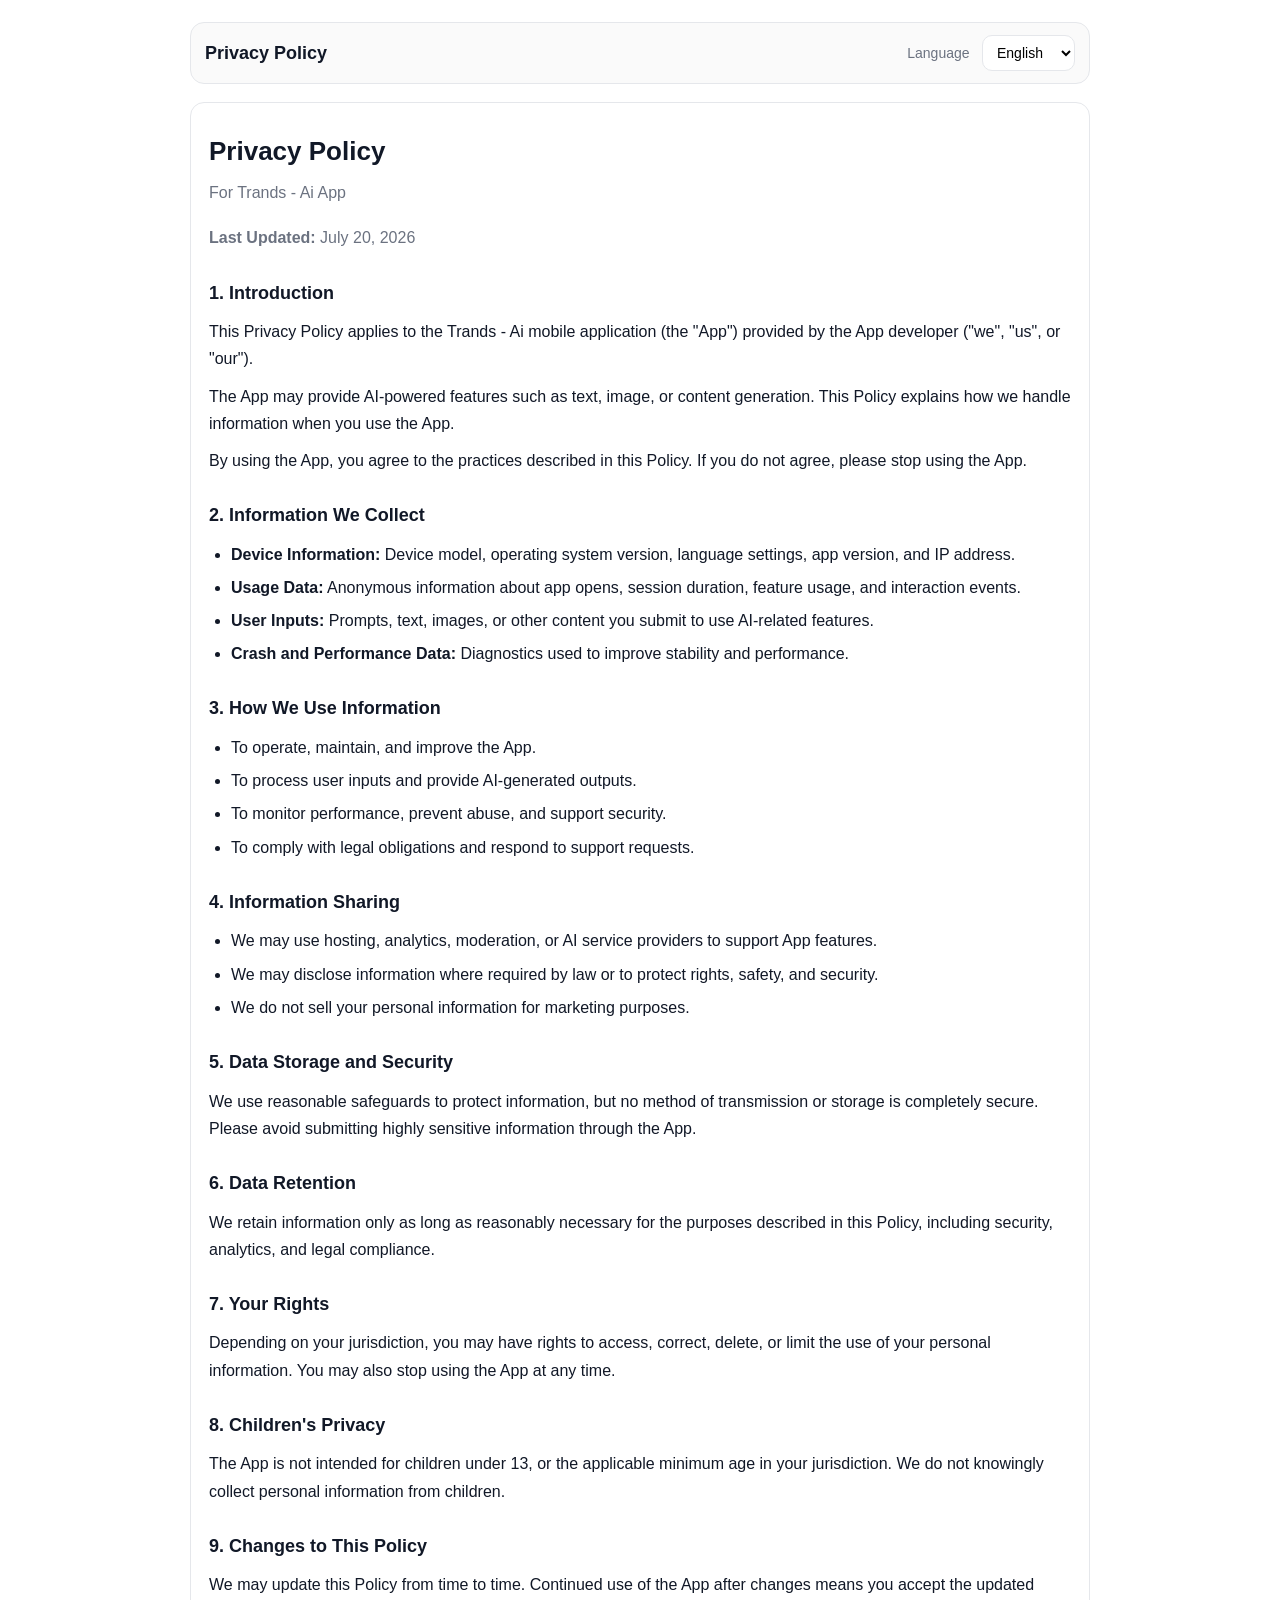
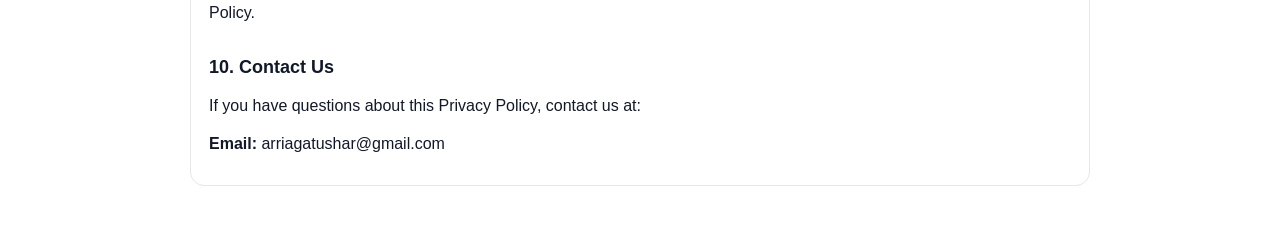
<file: page/agreement/Trands - Ai Privacy Policy.html>
<!doctype html>
<html lang="en">
<head>
  <meta charset="utf-8" />
  <meta name="viewport" content="width=device-width, initial-scale=1" />
  <title>Trands - Ai Privacy Policy</title>
  <style>
    body {
      margin: 0;
      font-family: -apple-system, BlinkMacSystemFont, "Segoe UI", Roboto, Helvetica, Arial, "PingFang SC",
        "Hiragino Sans GB", "Noto Sans CJK KR", "Noto Sans JP", "Microsoft YaHei", sans-serif;
      line-height: 1.7;
      color: #111827;
      background: #ffffff;
    }
    .wrap { max-width: 900px; margin: 0 auto; padding: 22px 18px 56px; }
    .topbar {
      display: flex;
      gap: 12px;
      align-items: center;
      justify-content: space-between;
      border: 1px solid #e5e7eb;
      border-radius: 14px;
      padding: 12px 14px;
      background: #fafafa;
      margin-bottom: 18px;
    }
    .title { font-size: 18px; font-weight: 800; }
    .lang select {
      padding: 8px 10px;
      border-radius: 10px;
      border: 1px solid #e5e7eb;
      background: white;
      font-size: 14px;
    }
    .lang label { font-size: 14px; color: #6b7280; margin-right: 8px; }
    h1 { font-size: 26px; margin: 8px 0 6px; }
    .sub { color: #6b7280; margin: 0 0 18px; }
    h2 { font-size: 18px; margin: 26px 0 10px; }
    h3 { font-size: 15px; margin: 18px 0 8px; }
    p { margin: 10px 0; }
    ul { margin: 10px 0 10px 22px; padding: 0; }
    li { margin: 6px 0; }
    .card { border: 1px solid #e5e7eb; border-radius: 14px; padding: 18px; background: #ffffff; }
    .lang-section { display: none; }
    .lang-section.active { display: block; }
  </style>
</head>
<body>
  <div class="wrap">
    <div class="topbar">
      <div class="title" data-i18n="appTitle">Privacy Policy</div>
      <div class="lang">
        <label for="langSelect" data-i18n="languageLabel">Language</label>
        <select id="langSelect" aria-label="Language selector">
          <option value="en">English</option>
          <option value="ja">日本語</option>
          <option value="ko">한국어</option>
          <option value="es">Español</option>
        </select>
      </div>
    </div>

    <section class="card lang-section active" id="sec-en">
      <h1>Privacy Policy</h1>
      <p class="sub">For Trands - Ai App</p>
      <p class="sub"><strong>Last Updated:</strong> July 20, 2026</p>
      <h2>1. Introduction</h2>
      <p>This Privacy Policy applies to the Trands - Ai mobile application (the "App") provided by the App developer ("we", "us", or "our").</p>
      <p>The App may provide AI-powered features such as text, image, or content generation. This Policy explains how we handle information when you use the App.</p>
      <p>By using the App, you agree to the practices described in this Policy. If you do not agree, please stop using the App.</p>
      <h2>2. Information We Collect</h2>
      <ul>
        <li><strong>Device Information:</strong> Device model, operating system version, language settings, app version, and IP address.</li>
        <li><strong>Usage Data:</strong> Anonymous information about app opens, session duration, feature usage, and interaction events.</li>
        <li><strong>User Inputs:</strong> Prompts, text, images, or other content you submit to use AI-related features.</li>
        <li><strong>Crash and Performance Data:</strong> Diagnostics used to improve stability and performance.</li>
      </ul>
      <h2>3. How We Use Information</h2>
      <ul>
        <li>To operate, maintain, and improve the App.</li>
        <li>To process user inputs and provide AI-generated outputs.</li>
        <li>To monitor performance, prevent abuse, and support security.</li>
        <li>To comply with legal obligations and respond to support requests.</li>
      </ul>
      <h2>4. Information Sharing</h2>
      <ul>
        <li>We may use hosting, analytics, moderation, or AI service providers to support App features.</li>
        <li>We may disclose information where required by law or to protect rights, safety, and security.</li>
        <li>We do not sell your personal information for marketing purposes.</li>
      </ul>
      <h2>5. Data Storage and Security</h2>
      <p>We use reasonable safeguards to protect information, but no method of transmission or storage is completely secure. Please avoid submitting highly sensitive information through the App.</p>
      <h2>6. Data Retention</h2>
      <p>We retain information only as long as reasonably necessary for the purposes described in this Policy, including security, analytics, and legal compliance.</p>
      <h2>7. Your Rights</h2>
      <p>Depending on your jurisdiction, you may have rights to access, correct, delete, or limit the use of your personal information. You may also stop using the App at any time.</p>
      <h2>8. Children's Privacy</h2>
      <p>The App is not intended for children under 13, or the applicable minimum age in your jurisdiction. We do not knowingly collect personal information from children.</p>
      <h2>9. Changes to This Policy</h2>
      <p>We may update this Policy from time to time. Continued use of the App after changes means you accept the updated Policy.</p>
      <h2>10. Contact Us</h2>
      <p>If you have questions about this Privacy Policy, contact us at:</p>
      <p><strong>Email:</strong> arriagatushar@gmail.com</p>
    </section>

    <section class="card lang-section" id="sec-ja">
      <h1>プライバシーポリシー</h1>
      <p class="sub">Trands - Ai アプリ向け</p>
      <p class="sub"><strong>最終更新日:</strong> 2026年7月20日</p>
      <h2>1. はじめに</h2>
      <p>本プライバシーポリシーは、アプリ開発者が提供する Trands - Ai モバイルアプリ（「本アプリ」）に適用されます。</p>
      <p>本アプリは、テキスト、画像、その他のコンテンツ生成などの AI 機能を提供する場合があります。本ポリシーは、本アプリ利用時の情報の取扱いを説明します。</p>
      <p>本アプリを利用することにより、お客様は本ポリシーに同意したものとみなされます。同意いただけない場合は、本アプリの利用を停止してください。</p>
      <h2>2. 収集する情報</h2>
      <ul>
        <li><strong>端末情報:</strong> 端末モデル、OS バージョン、言語設定、アプリバージョン、IP アドレス。</li>
        <li><strong>利用データ:</strong> アプリ起動回数、利用時間、機能利用、操作イベントなどの匿名情報。</li>
        <li><strong>ユーザー入力:</strong> AI 機能を利用するために送信するプロンプト、テキスト、画像、その他のコンテンツ。</li>
        <li><strong>クラッシュおよび性能データ:</strong> 安定性や性能向上のための診断情報。</li>
      </ul>
      <h2>3. 情報の利用方法</h2>
      <ul>
        <li>本アプリの運営、維持、改善のため。</li>
        <li>ユーザー入力を処理し、AI 出力を提供するため。</li>
        <li>性能監視、不正防止、セキュリティ対応のため。</li>
        <li>法的義務の遵守およびサポート対応のため。</li>
      </ul>
      <h2>4. 情報共有</h2>
      <ul>
        <li>本アプリ機能の提供のため、ホスティング、解析、モデレーション、AI 提供事業者等を利用する場合があります。</li>
        <li>法令上必要な場合、または権利、安全、セキュリティ保護のため情報を開示することがあります。</li>
        <li>当社はマーケティング目的で個人情報を販売しません。</li>
      </ul>
      <h2>5. データ保管とセキュリティ</h2>
      <p>当社は合理的な安全対策を講じますが、完全に安全な送信・保存方法はありません。機微な情報の送信はお控えください。</p>
      <h2>6. データ保持</h2>
      <p>当社は、本ポリシー記載の目的、セキュリティ、解析、法令遵守のために合理的に必要な期間のみ情報を保持します。</p>
      <h2>7. お客様の権利</h2>
      <p>地域によっては、個人情報へのアクセス、訂正、削除、利用制限を求める権利がある場合があります。また、いつでも本アプリの利用を停止できます。</p>
      <h2>8. 子どものプライバシー</h2>
      <p>本アプリは 13 歳未満、または地域法令上の最低年齢未満の子どもを対象としていません。当社は子どもの個人情報を故意に収集しません。</p>
      <h2>9. 本ポリシーの変更</h2>
      <p>当社は本ポリシーを随時更新する場合があります。変更後も利用を継続することで、更新版に同意したものとみなされます。</p>
      <h2>10. お問い合わせ</h2>
      <p>本ポリシーに関するご質問は、以下までご連絡ください。</p>
      <p><strong>メール:</strong> arriagatushar@gmail.com</p>
    </section>

    <section class="card lang-section" id="sec-ko">
      <h1>개인정보 처리방침</h1>
      <p class="sub">Trands - Ai 앱용</p>
      <p class="sub"><strong>최종 업데이트:</strong> 2026년 7월 20일</p>
      <h2>1. 소개</h2>
      <p>본 개인정보 처리방침은 앱 개발자가 제공하는 Trands - Ai 모바일 애플리케이션(“앱”)에 적용됩니다.</p>
      <p>앱은 텍스트, 이미지 또는 기타 콘텐츠 생성과 같은 AI 기능을 제공할 수 있습니다. 본 정책은 앱 사용 시 정보 처리 방식을 설명합니다.</p>
      <p>앱을 사용함으로써 귀하는 본 정책에 동의하는 것으로 간주됩니다. 동의하지 않는 경우 앱 사용을 중단해 주세요.</p>
      <h2>2. 수집하는 정보</h2>
      <ul>
        <li><strong>기기 정보:</strong> 기기 모델, 운영체제 버전, 언어 설정, 앱 버전, IP 주소.</li>
        <li><strong>사용 데이터:</strong> 앱 실행 횟수, 세션 길이, 기능 사용 및 상호작용 이벤트에 관한 익명 정보.</li>
        <li><strong>사용자 입력:</strong> AI 기능 사용을 위해 제출하는 프롬프트, 텍스트, 이미지 또는 기타 콘텐츠.</li>
        <li><strong>충돌 및 성능 데이터:</strong> 안정성과 성능 향상을 위한 진단 정보.</li>
      </ul>
      <h2>3. 정보 이용 방법</h2>
      <ul>
        <li>앱 운영, 유지 및 개선을 위해.</li>
        <li>사용자 입력을 처리하고 AI 결과를 제공하기 위해.</li>
        <li>성능 모니터링, 남용 방지 및 보안 지원을 위해.</li>
        <li>법적 의무 준수 및 고객 지원을 위해.</li>
      </ul>
      <h2>4. 정보 공유</h2>
      <ul>
        <li>앱 기능 지원을 위해 호스팅, 분석, 모더레이션 또는 AI 서비스 제공업체를 사용할 수 있습니다.</li>
        <li>법적으로 요구되거나 권리, 안전 및 보안을 보호하기 위해 정보를 공개할 수 있습니다.</li>
        <li>당사는 마케팅 목적으로 개인정보를 판매하지 않습니다.</li>
      </ul>
      <h2>5. 데이터 저장 및 보안</h2>
      <p>당사는 합리적인 보호 조치를 사용하지만, 어떤 전송 또는 저장 방식도 완전히 안전할 수는 없습니다. 앱을 통해 매우 민감한 정보를 제출하지 마세요.</p>
      <h2>6. 데이터 보관</h2>
      <p>당사는 본 정책에 설명된 목적, 보안, 분석 및 법적 준수를 위해 합리적으로 필요한 기간 동안만 정보를 보관합니다.</p>
      <h2>7. 귀하의 권리</h2>
      <p>귀하의 관할에 따라 개인정보 접근, 정정, 삭제 또는 이용 제한을 요청할 권리가 있을 수 있습니다. 또한 언제든지 앱 사용을 중단할 수 있습니다.</p>
      <h2>8. 아동의 개인정보 보호</h2>
      <p>앱은 13세 미만 또는 귀하 지역의 적용 최소 연령 미만 아동을 대상으로 하지 않습니다. 당사는 아동의 개인정보를 고의로 수집하지 않습니다.</p>
      <h2>9. 본 정책의 변경</h2>
      <p>당사는 본 정책을 수시로 업데이트할 수 있습니다. 변경 후에도 앱을 계속 사용하면 업데이트된 정책에 동의한 것으로 간주됩니다.</p>
      <h2>10. 문의하기</h2>
      <p>본 개인정보 처리방침에 관한 문의는 아래로 연락해 주세요.</p>
      <p><strong>이메일:</strong> arriagatushar@gmail.com</p>
    </section>

    <section class="card lang-section" id="sec-es">
      <h1>Política de Privacidad</h1>
      <p class="sub">Para la App Trands - Ai</p>
      <p class="sub"><strong>Última actualización:</strong> 20 de julio de 2026</p>
      <h2>1. Introducción</h2>
      <p>Esta Política de Privacidad se aplica a la aplicación móvil Trands - Ai proporcionada por el desarrollador de la App.</p>
      <p>La App puede ofrecer funciones impulsadas por IA, como generación de texto, imágenes u otro contenido. Esta Política explica cómo tratamos la información cuando usas la App.</p>
      <p>Al usar la App, aceptas las prácticas descritas en esta Política. Si no estás de acuerdo, deja de usar la App.</p>
      <h2>2. Información que recopilamos</h2>
      <ul>
        <li><strong>Información del dispositivo:</strong> modelo, versión del sistema operativo, idioma, versión de la App y dirección IP.</li>
        <li><strong>Datos de uso:</strong> información anónima sobre aperturas, duración de sesión, uso de funciones e interacciones.</li>
        <li><strong>Entradas del usuario:</strong> indicaciones, texto, imágenes u otro contenido enviado para usar funciones de IA.</li>
        <li><strong>Datos de fallos y rendimiento:</strong> diagnósticos para mejorar estabilidad y rendimiento.</li>
      </ul>
      <h2>3. Cómo usamos la información</h2>
      <ul>
        <li>Para operar, mantener y mejorar la App.</li>
        <li>Para procesar entradas del usuario y proporcionar resultados generados por IA.</li>
        <li>Para supervisar el rendimiento, prevenir abusos y apoyar la seguridad.</li>
        <li>Para cumplir obligaciones legales y responder a solicitudes de soporte.</li>
      </ul>
      <h2>4. Compartición de información</h2>
      <ul>
        <li>Podemos usar proveedores de alojamiento, analítica, moderación o servicios de IA para respaldar funciones de la App.</li>
        <li>Podemos divulgar información cuando la ley lo exija o para proteger derechos, seguridad y protección.</li>
        <li>No vendemos información personal con fines de marketing.</li>
      </ul>
      <h2>5. Almacenamiento y seguridad</h2>
      <p>Usamos medidas razonables para proteger la información, pero ningún método de transmisión o almacenamiento es completamente seguro. Evita enviar información altamente sensible a través de la App.</p>
      <h2>6. Conservación de datos</h2>
      <p>Conservamos la información solo durante el tiempo razonablemente necesario para los fines descritos en esta Política, incluidos seguridad, analítica y cumplimiento legal.</p>
      <h2>7. Tus derechos</h2>
      <p>Según tu jurisdicción, puedes tener derechos para acceder, corregir, eliminar o limitar el uso de tu información personal. También puedes dejar de usar la App en cualquier momento.</p>
      <h2>8. Privacidad infantil</h2>
      <p>La App no está dirigida a menores de 13 años, o a la edad mínima aplicable en tu jurisdicción. No recopilamos deliberadamente información personal de niños.</p>
      <h2>9. Cambios en esta Política</h2>
      <p>Podemos actualizar esta Política periódicamente. El uso continuado de la App después de los cambios significa que aceptas la Política actualizada.</p>
      <h2>10. Contáctanos</h2>
      <p>Si tienes preguntas sobre esta Política de Privacidad, contáctanos en:</p>
      <p><strong>Correo:</strong> arriagatushar@gmail.com</p>
    </section>
  </div>

  <script>
    (function () {
      const select = document.getElementById('langSelect');
      const sections = { en: document.getElementById('sec-en'), ja: document.getElementById('sec-ja'), ko: document.getElementById('sec-ko'), es: document.getElementById('sec-es') };
      function normalizeLang(lang) { return lang ? String(lang).toLowerCase() : ''; }
      function guessLang() {
        const navLang = normalizeLang(navigator.language || navigator.userLanguage);
        if (navLang.startsWith('ja')) return 'ja';
        if (navLang.startsWith('ko')) return 'ko';
        if (navLang.startsWith('es')) return 'es';
        return 'en';
      }
      function setActive(lang) { Object.keys(sections).forEach((k) => sections[k].classList.toggle('active', k === lang)); }
      const topbarI18n = {
        en: { appTitle: 'Privacy Policy', languageLabel: 'Language' },
        ja: { appTitle: 'プライバシーポリシー', languageLabel: '言語' },
        ko: { appTitle: '개인정보 처리방침', languageLabel: '언어' },
        es: { appTitle: 'Política de Privacidad', languageLabel: 'Idioma' },
      };
      function applyTopbar(lang) {
        const dict = topbarI18n[lang] || topbarI18n.en;
        document.querySelectorAll('[data-i18n="appTitle"]').forEach((el) => el.textContent = dict.appTitle);
        document.querySelectorAll('[data-i18n="languageLabel"]').forEach((el) => el.textContent = dict.languageLabel);
      }
      const stored = localStorage.getItem('trands_ai_privacy_lang');
      const initial = stored || guessLang();
      select.value = initial;
      applyTopbar(initial);
      setActive(initial);
      select.addEventListener('change', () => {
        const lang = select.value;
        localStorage.setItem('trands_ai_privacy_lang', lang);
        applyTopbar(lang);
        setActive(lang);
      });
    })();
  </script>
</body>
</html>
</file>
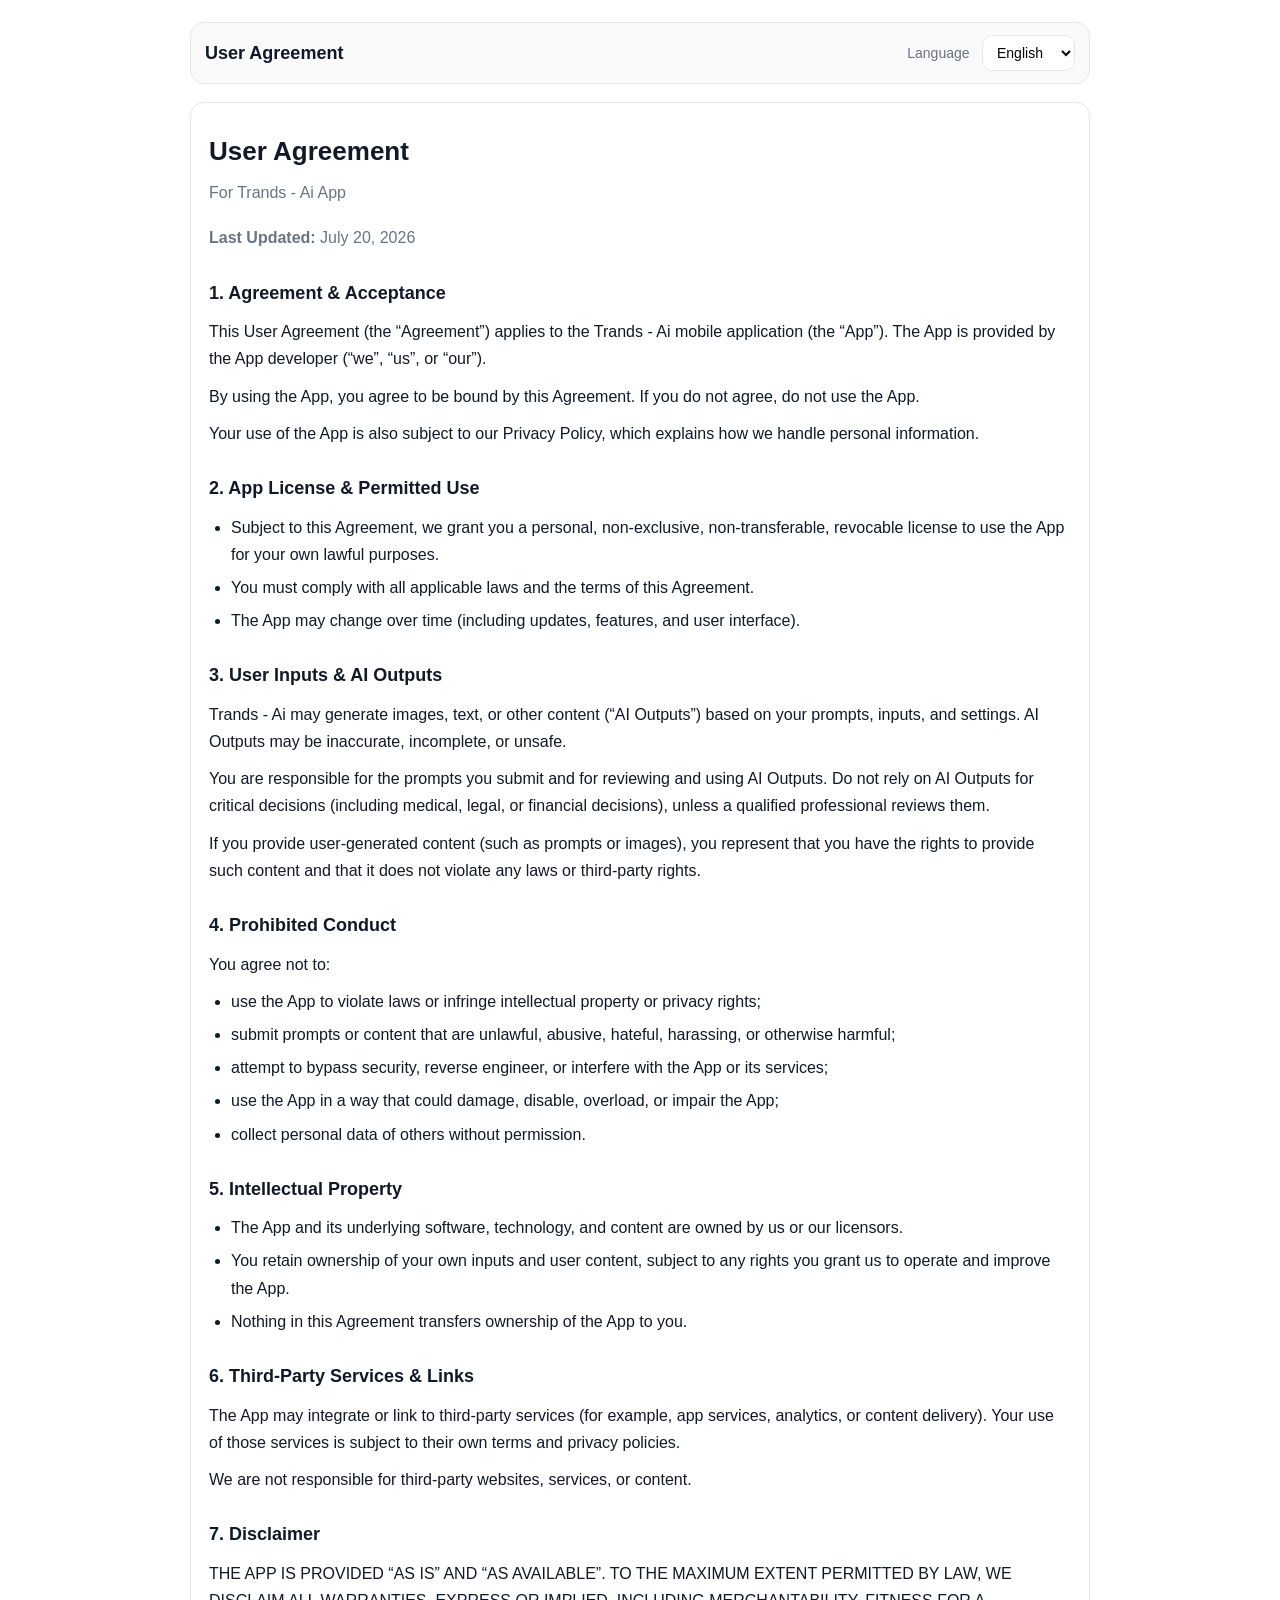
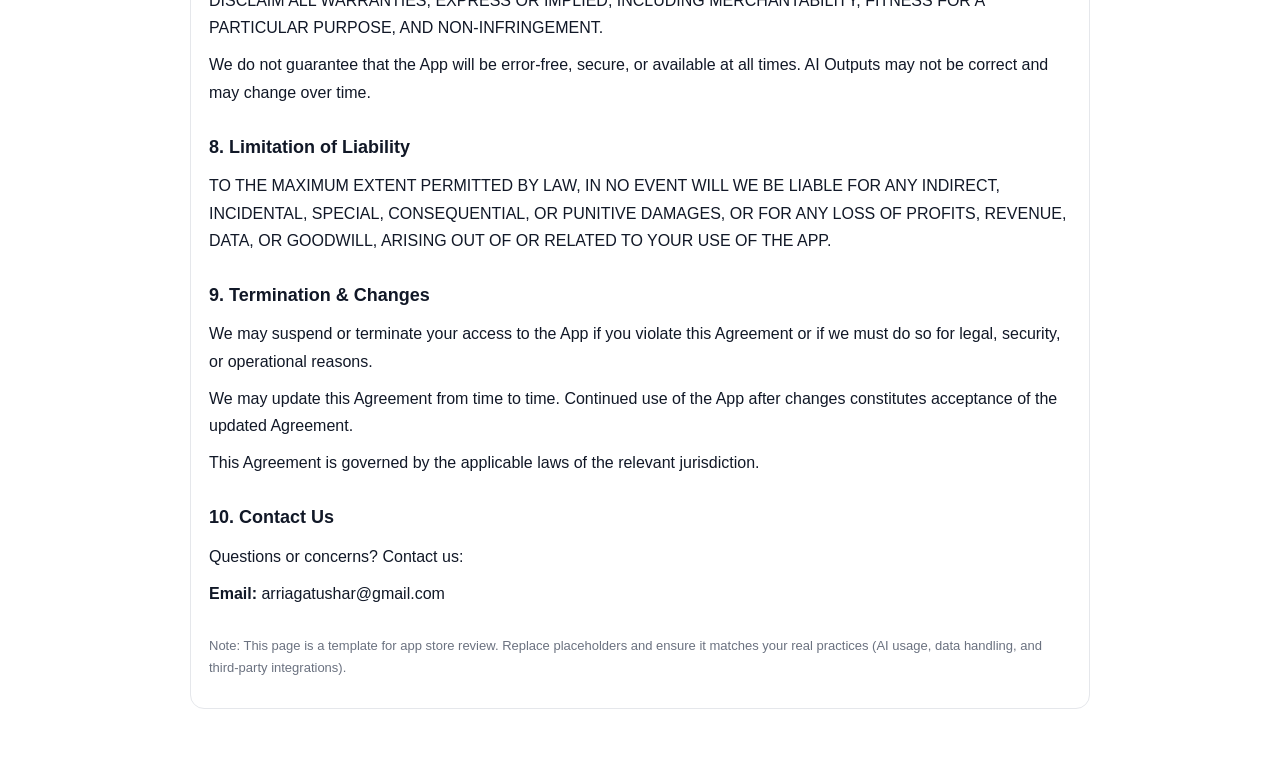
<file: page/agreement/Trands - Ai User Agreement.html>
<!doctype html>
<html lang="en">
<head>
  <meta charset="utf-8" />
  <meta name="viewport" content="width=device-width, initial-scale=1" />
  <title>Trands - Ai User Agreement</title>
  <style>
    body {
      margin: 0;
      font-family: -apple-system, BlinkMacSystemFont, "Segoe UI", Roboto, Helvetica, Arial, "PingFang SC",
        "Hiragino Sans GB", "Noto Sans CJK KR", "Noto Sans JP", "Microsoft YaHei", sans-serif;
      line-height: 1.7;
      color: #111827;
      background: #ffffff;
    }
    .wrap { max-width: 900px; margin: 0 auto; padding: 22px 18px 56px; }
    .topbar {
      display: flex;
      gap: 12px;
      align-items: center;
      justify-content: space-between;
      border: 1px solid #e5e7eb;
      border-radius: 14px;
      padding: 12px 14px;
      background: #fafafa;
      margin-bottom: 18px;
    }
    .title { font-size: 18px; font-weight: 800; }
    .lang select {
      padding: 8px 10px;
      border-radius: 10px;
      border: 1px solid #e5e7eb;
      background: white;
      font-size: 14px;
    }
    .lang label { font-size: 14px; color: #6b7280; margin-right: 8px; }
    h1 { font-size: 26px; margin: 8px 0 6px; }
    .sub { color: #6b7280; margin: 0 0 18px; }
    h2 { font-size: 18px; margin: 26px 0 10px; }
    h3 { font-size: 15px; margin: 18px 0 8px; }
    p { margin: 10px 0; }
    ul { margin: 10px 0 10px 22px; padding: 0; }
    li { margin: 6px 0; }
    .card {
      border: 1px solid #e5e7eb;
      border-radius: 14px;
      padding: 18px;
      background: #ffffff;
    }
    a { color: #2563eb; }
    .lang-section { display: none; }
    .lang-section.active { display: block; }
    .foot { margin-top: 28px; color: #6b7280; font-size: 13px; }
  </style>
</head>

<body>
  <div class="wrap">
    <div class="topbar">
      <div class="title" data-i18n="appTitle">User Agreement</div>
      <div class="lang">
        <label for="langSelect" data-i18n="languageLabel">Language</label>
        <select id="langSelect" aria-label="Language selector">
          <option value="en">English</option>
          <option value="ja">日本語</option>
          <option value="ko">한국어</option>
          <option value="es">Español</option>
        </select>
      </div>
    </div>

    <!-- ===================== EN ===================== -->
    <section class="card lang-section active" id="sec-en">
      <h1 data-i18n="uaTitle">User Agreement</h1>
      <p class="sub" data-i18n="forApp">
        For Trands - Ai App
      </p>
      <p class="sub"><strong data-i18n="lastUpdatedLabel">Last Updated:</strong> July 20, 2026</p>

      <h2 data-i18n="sec1Title">1. Agreement & Acceptance</h2>
      <p data-i18n="sec1P1">
        This User Agreement (the “Agreement”) applies to the Trands - Ai mobile application (the “App”).
        The App is provided by the App developer (“we”, “us”, or “our”).
      </p>
      <p data-i18n="sec1P2">
        By using the App, you agree to be bound by this Agreement. If you do not agree, do not use the App.
      </p>
      <p data-i18n="privacyRef">
        Your use of the App is also subject to our Privacy Policy,
        which explains how we handle personal information.
      </p>

      <h2 data-i18n="sec2Title">2. App License & Permitted Use</h2>
      <ul>
        <li data-i18n="sec2Li1">Subject to this Agreement, we grant you a personal, non-exclusive, non-transferable, revocable license to use the App for your own lawful purposes.</li>
        <li data-i18n="sec2Li2">You must comply with all applicable laws and the terms of this Agreement.</li>
        <li data-i18n="sec2Li3">The App may change over time (including updates, features, and user interface).</li>
      </ul>

      <h2 data-i18n="sec3Title">3. User Inputs & AI Outputs</h2>
      <p data-i18n="sec3P1">
        Trands - Ai may generate images, text, or other content (“AI Outputs”) based on your prompts, inputs, and settings.
        AI Outputs may be inaccurate, incomplete, or unsafe.
      </p>
      <p data-i18n="sec3P2">
        You are responsible for the prompts you submit and for reviewing and using AI Outputs. Do not rely on AI Outputs for critical decisions (including medical, legal, or financial decisions), unless a qualified professional reviews them.
      </p>
      <p data-i18n="sec3P3">
        If you provide user-generated content (such as prompts or images), you represent that you have the rights to provide such content and that it does not violate any laws or third-party rights.
      </p>

      <h2 data-i18n="sec4Title">4. Prohibited Conduct</h2>
      <p data-i18n="sec4P1">
        You agree not to:
      </p>
      <ul>
        <li data-i18n="sec4Li1">use the App to violate laws or infringe intellectual property or privacy rights;</li>
        <li data-i18n="sec4Li2">submit prompts or content that are unlawful, abusive, hateful, harassing, or otherwise harmful;</li>
        <li data-i18n="sec4Li3">attempt to bypass security, reverse engineer, or interfere with the App or its services;</li>
        <li data-i18n="sec4Li4">use the App in a way that could damage, disable, overload, or impair the App;</li>
        <li data-i18n="sec4Li5">collect personal data of others without permission.</li>
      </ul>

      <h2 data-i18n="sec5Title">5. Intellectual Property</h2>
      <ul>
        <li data-i18n="sec5Li1">The App and its underlying software, technology, and content are owned by us or our licensors.</li>
        <li data-i18n="sec5Li2">You retain ownership of your own inputs and user content, subject to any rights you grant us to operate and improve the App.</li>
        <li data-i18n="sec5Li3">Nothing in this Agreement transfers ownership of the App to you.</li>
      </ul>

      <h2 data-i18n="sec6Title">6. Third-Party Services & Links</h2>
      <p data-i18n="sec6P1">
        The App may integrate or link to third-party services (for example, app services, analytics, or content delivery).
        Your use of those services is subject to their own terms and privacy policies.
      </p>
      <p data-i18n="sec6P2">
        We are not responsible for third-party websites, services, or content.
      </p>

      <h2 data-i18n="sec7Title">7. Disclaimer</h2>
      <p data-i18n="sec7P1">
        THE APP IS PROVIDED “AS IS” AND “AS AVAILABLE”. TO THE MAXIMUM EXTENT PERMITTED BY LAW, WE DISCLAIM ALL WARRANTIES, EXPRESS OR IMPLIED,
        INCLUDING MERCHANTABILITY, FITNESS FOR A PARTICULAR PURPOSE, AND NON-INFRINGEMENT.
      </p>
      <p data-i18n="sec7P2">
        We do not guarantee that the App will be error-free, secure, or available at all times. AI Outputs may not be correct and may change over time.
      </p>

      <h2 data-i18n="sec8Title">8. Limitation of Liability</h2>
      <p data-i18n="sec8P1">
        TO THE MAXIMUM EXTENT PERMITTED BY LAW, IN NO EVENT WILL WE BE LIABLE FOR ANY INDIRECT, INCIDENTAL, SPECIAL, CONSEQUENTIAL, OR PUNITIVE DAMAGES,
        OR FOR ANY LOSS OF PROFITS, REVENUE, DATA, OR GOODWILL, ARISING OUT OF OR RELATED TO YOUR USE OF THE APP.
      </p>

      <h2 data-i18n="sec9Title">9. Termination & Changes</h2>
      <p data-i18n="sec9P1">
        We may suspend or terminate your access to the App if you violate this Agreement or if we must do so for legal, security, or operational reasons.
      </p>
      <p data-i18n="sec9P2">
        We may update this Agreement from time to time. Continued use of the App after changes constitutes acceptance of the updated Agreement.
      </p>
      <p>This Agreement is governed by the applicable laws of the relevant jurisdiction.</p>

      <h2 data-i18n="sec10Title">10. Contact Us</h2>
      <p data-i18n="sec10P1">Questions or concerns? Contact us:</p>
      <p><strong>Email:</strong> <span data-i18n="emailValue">arriagatushar@gmail.com</span></p>
      <div class="foot">
        <p data-i18n="noteTemplate">
          Note: This page is a template for app store review. Replace placeholders and ensure it matches your real practices (AI usage, data handling, and third-party integrations).
        </p>
      </div>
    </section>

    <!-- ===================== JA ===================== -->
    <section class="card lang-section" id="sec-ja">
      <h1 data-i18n="uaTitle">ユーザー規約</h1>
      <p class="sub" data-i18n="forApp">Trands - Ai アプリ向け</p>
      <p class="sub"><strong data-i18n="lastUpdatedLabel">最終更新日:</strong> 2026年7月20日</p>

      <h2>1. 同意と承諾</h2>
      <p>
        本ユーザー規約（「本規約」）は、Trands - Ai モバイルアプリ（「本アプリ」）に適用されます。
        本アプリはアプリ開発者（「当社」「私たち」または「弊社」）が提供します。
      </p>
      <p>
        本アプリの利用により、本規約に同意したものとみなされます。同意いただけない場合は、本アプリをご利用にならないでください。
      </p>
      <p>
        なお、本アプリの利用は、個人情報の取扱いについて説明するプライバシーポリシーにも従います。
      </p>

      <h2>2. ライセンスと許可された利用</h2>
      <ul>
        <li>本規約の条件に従い、私的かつ非独占的で、譲渡不可かつ取り消し可能な形で、本アプリを合法な目的のために利用する権利を付与します。</li>
        <li>お客様は、適用されるすべての法律および本規約を遵守する必要があります。</li>
        <li>本アプリは、アップデートや機能、ユーザーインターフェース等により、変更される場合があります。</li>
      </ul>

      <h2>3. 入力と AI 出力</h2>
      <p>
        Trands - Ai は、あなたのプロンプト、入力、設定に基づいて画像、文章、またはその他のコンテンツ（「AI 出力」）を生成する場合があります。
        AI 出力は、誤り、不完全、または安全でない可能性があります。
      </p>
      <p>
        あなたは、送信するプロンプトおよび AI 出力を確認・利用する責任を負います。
        医療、法律、金融などの重要な意思決定に AI 出力をそのまま依存しないでください（必要に応じて資格のある専門家が確認することをおすすめします）。
      </p>
      <p>
        あなたがユーザー生成コンテンツ（プロンプトや画像など）を提供する場合、当該コンテンツを提供する権利を有し、
        法令または第三者の権利を侵害しないことを保証します。
      </p>

      <h2>4. 禁止行為</h2>
      <p>お客様は次の行為を行わないことに同意します。</p>
      <ul>
        <li>法令に違反すること、または知的財産権やプライバシー権を侵害すること。</li>
        <li>違法・虐待的・差別的・嫌がらせ・その他有害なプロンプトやコンテンツを送信すること。</li>
        <li>セキュリティを回避すること、リバースエンジニアリングすること、または本アプリやサービスに干渉すること。</li>
        <li>本アプリを損なったり無効化したり、過負荷をかけたり、機能を阻害したりする方法で利用すること。</li>
        <li>他者の個人情報を許可なく収集すること。</li>
      </ul>

      <h2>5. 知的財産権</h2>
      <ul>
        <li>本アプリおよびその基盤となるソフトウェア、技術、コンテンツの権利は、当社またはライセンサーが所有します。</li>
        <li>お客様は、入力およびユーザーコンテンツに関して、当社が本アプリの運営および改善のために必要な範囲で利用する権利を除き、所有権を保持します。</li>
        <li>本規約は、本アプリの所有権をお客様に移転するものではありません。</li>
      </ul>

      <h2>6. 第三者サービスとリンク</h2>
      <p>
        本アプリは、第三者サービス（例：アプリサービス、分析、コンテンツ配信等）を統合またはリンクする場合があります。
        それらのサービスの利用は、各サービスの利用規約およびプライバシーポリシーに従います。
      </p>
      <p>当社は、第三者のWebサイト、サービス、またはコンテンツについて責任を負いません。</p>

      <h2>7. 免責</h2>
      <p>
        本アプリは「現状有姿」および「利用可能な範囲で」提供されます。法律で認められる最大限の範囲で、当社は
        明示または黙示を問わず、商品性、特定目的への適合性、非侵害等のすべての保証を否認します。
      </p>
      <p>
        当社は、本アプリがエラーなく安全であること、または常に利用可能であることを保証しません。
        AI 出力は正確でない可能性があり、時間の経過により変化することがあります。
      </p>

      <h2>8. 責任の制限</h2>
      <p>
        法律で認められる最大限の範囲で、当社は、本アプリの利用に起因または関連して発生した間接的、付随的、
        特別、結果的、または懲罰的損害、ならびに利益、収益、データ、または信用の損失について責任を負いません。
      </p>

      <h2>9. 解除・変更</h2>
      <p>
        お客様が本規約に違反した場合、または法的・安全面・運用上の理由により必要な場合、当社はアクセスを停止または終了することがあります。
      </p>
      <p>
        当社は、本規約を随時更新する場合があります。変更後も本アプリを継続して利用することにより、更新された本規約に同意したものとみなされます。
      </p>
      <p>本規約は、適用される法令に従って解釈されます。</p>

      <h2>10. お問い合わせ</h2>
      <p>ご質問やご懸念がある場合は、以下までご連絡ください。</p>
      <p><strong>メール：</strong> arriagatushar@gmail.com</p>

      <div class="foot">
        <p>
          注: 本ページはアプリストア審査向けのテンプレートです。プレースホルダーを置き換え、実際の運用（AIの利用、データ取扱い、第三者連携など）と一致していることを確認してください。
        </p>
      </div>
    </section>

    <!-- ===================== KO ===================== -->
    <section class="card lang-section" id="sec-ko">
      <h1>이용약관</h1>
      <p class="sub">Trands - Ai 앱용</p>
      <p class="sub"><strong>최종 업데이트:</strong> 2026년 7월 20일</p>

      <h2>1. 동의 및 수락</h2>
      <p>
        본 이용약관(“약관”)은 Trands - Ai 모바일 애플리케이션(“앱”)에 적용됩니다.
        앱은 앱 개발자(“회사”, “우리”, “당사”)에서 제공합니다.
      </p>
      <p>
        앱을 사용함으로써 귀하는 본 약관에 동의하는 것으로 간주됩니다. 동의하지 않는 경우 앱을 사용하지 마십시오.
      </p>
      <p>
        또한, 앱 사용은 개인정보의 처리에 대한 내용을 설명하는
        개인정보 처리방침에도 적용됩니다.
      </p>

      <h2>2. 앱 라이선스 및 허용된 사용</h2>
      <ul>
        <li>본 약관의 조건에 따라 귀하에게 개인적이고 비독점적이며 양도 불가능하고 취소 가능한 방식으로, 귀하의 합법적인 목적을 위해 앱을 사용할 수 있는 권리를 부여합니다.</li>
        <li>귀하는 관련 법률 및 본 약관을 준수해야 합니다.</li>
        <li>앱은 업데이트, 기능, 사용자 인터페이스 등을 포함하여 시간이 지나며 변경될 수 있습니다.</li>
      </ul>

      <h2>3. 사용자 입력 및 AI 출력</h2>
      <p>
        Trands - Ai는 귀하의 프롬프트, 입력 및 설정을 기반으로 이미지, 텍스트 또는 기타 콘텐츠(“AI 출력”)를 생성할 수 있습니다.
        AI 출력은 부정확, 불완전 또는 안전하지 않을 수 있습니다.
      </p>
      <p>
        귀하는 제출하는 프롬프트에 대한 책임과 AI 출력을 검토하고 사용하는 책임을 집니다.
        의료, 법률, 금융 등 중요한 의사결정에 AI 출력을 그대로 의존하지 마십시오(필요 시 자격 있는 전문가가 검토해야 합니다).
      </p>
      <p>
        프롬프트나 이미지 등 사용자 생성 콘텐츠를 제공하는 경우, 해당 콘텐츠를 제공할 권리가 있으며 어떠한 법률 또는 제3자의 권리를 침해하지 않는다고 보증합니다.
      </p>

      <h2>4. 금지된 행위</h2>
      <p>귀하는 다음을 수행하지 않는 데 동의합니다.</p>
      <ul>
        <li>법을 위반하거나 지식재산권 또는 개인정보 권리를 침해하는 방식으로 앱을 사용하는 행위</li>
        <li>불법적이거나, 모욕적이거나, 혐오적이거나, 괴롭힘이거나, 기타 유해한 프롬프트/콘텐츠를 제출하는 행위</li>
        <li>보안 우회, 리버스 엔지니어링 또는 앱/서비스에 대한 방해 시도 행위</li>
        <li>앱을 손상시키거나 비활성화하거나 과부하를 유발하는 방식으로 사용하는 행위</li>
        <li>타인의 개인 정보를 허가 없이 수집하는 행위</li>
      </ul>

      <h2>5. 지식재산권</h2>
      <ul>
        <li>앱과 그 기반 소프트웨어, 기술, 콘텐츠에 대한 권리는 회사 또는 라이선스 제공자에게 있습니다.</li>
        <li>귀하는 귀하의 입력 및 사용자 콘텐츠에 대한 소유권을 유지하되, 회사가 앱을 운영하고 개선하는 데 필요한 범위의 권리를 부여한 경우는 예외입니다.</li>
        <li>본 약관은 앱의 소유권을 귀하에게 이전하지 않습니다.</li>
      </ul>

      <h2>6. 제3자 서비스 및 링크</h2>
      <p>
        앱은 제3자 서비스(예: 앱 서비스, 분석, 콘텐츠 전송 등)를 통합하거나 링크할 수 있습니다.
        해당 서비스 사용은 각 서비스의 약관 및 개인정보 처리방침에 따릅니다.
      </p>
      <p>회사는 제3자의 웹사이트, 서비스 또는 콘텐츠에 대해 책임지지 않습니다.</p>

      <h2>7. 면책</h2>
      <p>
        앱은 “있는 그대로” 및 “이용 가능한 범위 내에서” 제공됩니다. 관계 법령이 허용하는 최대한의 범위에서 회사는 상품성, 특정 목적에의 적합성,
        비침해 등을 포함하여 명시적 또는 묵시적 모든 보증을 부인합니다.
      </p>
      <p>
        회사는 앱이 오류가 없고 안전하며 항상 사용 가능하다는 것을 보장하지 않습니다.
        AI 출력은 정확하지 않을 수 있으며 시간이 지나며 변경될 수 있습니다.
      </p>

      <h2>8. 책임의 제한</h2>
      <p>
        관계 법령이 허용하는 최대한의 범위에서, 회사는 앱 사용과 관련하여 발생한 간접적·부수적·특별·결과적·징벌적 손해 또는
        이익, 수익, 데이터, 영업권의 손실에 대해 책임지지 않습니다.
      </p>

      <h2>9. 종료 및 변경</h2>
      <p>
        귀하가 본 약관을 위반하는 경우 또는 법적·보안 또는 운영상의 이유로 필요한 경우, 회사는 앱 이용을 일시중지하거나 종료할 수 있습니다.
      </p>
      <p>
        회사는 본 약관을 수시로 업데이트할 수 있습니다. 변경 후에도 앱을 계속 사용하는 경우 업데이트된 약관에 동의하는 것으로 간주됩니다.
      </p>
      <p>본 약관은 관련 관할의 적용 법령에 따릅니다.</p>

      <h2>10. 문의하기</h2>
      <p>문의 사항이 있으시면 연락해 주세요.</p>
      <p><strong>이메일:</strong> arriagatushar@gmail.com</p>

      <div class="foot">
        <p>
          참고: 본 페이지는 앱 스토어 심사용 템플릿입니다. 자리표시자를 실제 운영 내용( AI 사용, 데이터 처리, 제3자 연동 등 )과 일치하도록 변경해 주세요.
        </p>
      </div>
    </section>

    <!-- ===================== ES ===================== -->
    <section class="card lang-section" id="sec-es">
      <h1>Acuerdo de Usuario</h1>
      <p class="sub">Para la aplicación Trands - Ai</p>
      <p class="sub"><strong>Última actualización:</strong> 20 de julio de 2026</p>

      <h2>1. Acuerdo y aceptación</h2>
      <p>
        Este Acuerdo de Usuario (“Acuerdo”) se aplica a la aplicación móvil Trands - Ai (la “App”).
        La App es proporcionada por el desarrollador de la App (“nosotros”, “nuestro” o “la entidad responsable”).
      </p>
      <p>
        Al utilizar la App, aceptas cumplir con este Acuerdo. Si no estás de acuerdo, no uses la App.
      </p>
      <p>
        Además, tu uso de la App también está sujeto a nuestra Política de Privacidad,
        que explica cómo recopilamos y tratamos la información personal.
      </p>

      <h2>2. Licencia de la App y uso permitido</h2>
      <ul>
        <li>Sujeto a este Acuerdo, te otorgamos una licencia personal, no exclusiva, no transferible y revocable para usar la App con tus propios fines lícitos.</li>
        <li>Debes cumplir con todas las leyes aplicables y con los términos de este Acuerdo.</li>
        <li>La App puede cambiar con el tiempo (incluidas actualizaciones, funciones e interfaz de usuario).</li>
      </ul>

      <h2>3. Entradas del usuario y resultados de IA</h2>
      <p>
        Trands - Ai puede generar imágenes, texto u otro contenido (“Resultados de IA”) en función de tus indicaciones,
        entradas y configuración. Los Resultados de IA pueden ser inexactos, incompletos o inseguros.
      </p>
      <p>
        Eres responsable de las indicaciones que envías y de revisar y utilizar los Resultados de IA.
        No confíes en los Resultados de IA para decisiones críticas (incluidas decisiones médicas, legales o financieras)
        a menos que un profesional cualificado los revise.
      </p>
      <p>
        Si proporcionas contenido generado por el usuario (como indicaciones o imágenes), afirmas que tienes los derechos para proporcionar dicho contenido
        y que no infringe ninguna ley ni derechos de terceros.
      </p>

      <h2>4. Conducta prohibida</h2>
      <p>Te comprometes a no:</p>
      <ul>
        <li>usar la App para infringir leyes o vulnerar derechos de propiedad intelectual o de privacidad;</li>
        <li>enviar indicaciones o contenido ilícito, abusivo, de odio, acosador o perjudicial;</li>
        <li>intentar eludir la seguridad, hacer ingeniería inversa o interferir con la App o sus servicios;</li>
        <li>usar la App de una forma que pueda dañar, deshabilitar, sobrecargar o afectar negativamente su funcionamiento;</li>
        <li>recopilar datos personales de otras personas sin permiso.</li>
      </ul>

      <h2>5. Propiedad intelectual</h2>
      <ul>
        <li>La App y su software, tecnología y contenido subyacentes son propiedad nuestra o de nuestros licenciantes.</li>
        <li>Conservas la propiedad de tus propias entradas y contenido de usuario, sujeto a los derechos que nos otorgues para operar y mejorar la App.</li>
        <li>Nada en este Acuerdo te transfiere la propiedad de la App.</li>
      </ul>

      <h2>6. Servicios y enlaces de terceros</h2>
      <p>
        La App puede integrar o enlazar servicios de terceros (por ejemplo, servicios de la app, analítica o distribución de contenido).
        Tu uso de dichos servicios se rige por sus propios términos y políticas de privacidad.
      </p>
      <p>No somos responsables de los sitios web, servicios o contenidos de terceros.</p>

      <h2>7. Aviso legal</h2>
      <p>
        LA APP SE PROPORCIONA “TAL CUAL” Y “SEGÚN DISPONIBILIDAD”. EN LA MEDIDA MÁXIMA PERMITIDA POR LA LEY,
        RENUNCIAMOS A TODAS LAS GARANTÍAS, EXPRESAS O IMPLÍCITAS, INCLUIDAS LA COMERCIABILIDAD, LA IDONEIDAD PARA UN FIN DETERMINADO
        Y LA NO INFRACCIÓN.
      </p>
      <p>
        No garantizamos que la App esté libre de errores, sea segura o esté disponible en todo momento. Los Resultados de IA pueden no ser correctos
        y pueden cambiar con el tiempo.
      </p>

      <h2>8. Limitación de responsabilidad</h2>
      <p>
        EN LA MEDIDA MÁXIMA PERMITIDA POR LA LEY, EN NINGÚN CASO SEREMOS RESPONSABLES POR DAÑOS INDIRECTOS, INCIDENTALES,
        ESPECIALES, CONSECUENCIALES O PUNITIVOS, NI POR PÉRDIDA DE BENEFICIOS, INGRESOS, DATOS O BUENA VOLUNTAD,
        DERIVADOS DE O RELACIONADOS CON TU USO DE LA APP.
      </p>

      <h2>9. Terminación y cambios</h2>
      <p>
        Podemos suspender o terminar tu acceso a la App si incumples este Acuerdo o si debemos hacerlo por razones legales, de seguridad u operativas.
      </p>
      <p>
        Podemos actualizar este Acuerdo de vez en cuando. El uso continuado de la App después de los cambios constituye la aceptación del Acuerdo actualizado.
      </p>
      <p>Este Acuerdo se rige por las leyes aplicables de la jurisdicción correspondiente.</p>

      <h2>10. Contáctanos</h2>
      <p>Si tienes preguntas o inquietudes, contáctanos:</p>
      <p><strong>Correo:</strong> arriagatushar@gmail.com</p>

      <div class="foot">
        <p>
          Nota: Esta página es una plantilla para revisión en tiendas de aplicaciones. Reemplaza los campos de ejemplo y asegúrate de que coincida con tus prácticas reales
          (uso de IA, tratamiento de datos e integraciones de terceros).
        </p>
      </div>
    </section>
  </div>

  <script>
    (function () {
      const select = document.getElementById('langSelect');
      const sections = {
        en: document.getElementById('sec-en'),
        ja: document.getElementById('sec-ja'),
        ko: document.getElementById('sec-ko'),
        es: document.getElementById('sec-es'),
      };

      function normalizeLang(lang) {
        if (!lang) return '';
        return String(lang).toLowerCase();
      }

      function guessLang() {
        const navLang = normalizeLang(navigator.language || navigator.userLanguage);
        if (navLang.startsWith('ja')) return 'ja';
        if (navLang.startsWith('ko')) return 'ko';
        if (navLang.startsWith('es')) return 'es';
        return 'en';
      }

      function setActive(lang) {
        Object.keys(sections).forEach((k) => {
          sections[k].classList.toggle('active', k === lang);
        });
      }

      const topbarI18n = {
        en: { appTitle: 'User Agreement', languageLabel: 'Language' },
        ja: { appTitle: 'ユーザー規約', languageLabel: '言語' },
        ko: { appTitle: '이용약관', languageLabel: '언어' },
        es: { appTitle: 'Acuerdo de Usuario', languageLabel: 'Idioma' },
      };

      function applyTopbar(lang) {
        const dict = topbarI18n[lang] || topbarI18n.en;
        document.querySelectorAll('[data-i18n="appTitle"]').forEach(el => el.textContent = dict.appTitle);
        document.querySelectorAll('[data-i18n="languageLabel"]').forEach(el => el.textContent = dict.languageLabel);
      }

      const stored = localStorage.getItem('tr_ai_lang');
      const initial = stored || guessLang();

      select.value = initial;
      applyTopbar(initial);
      setActive(initial);

      select.addEventListener('change', () => {
        const lang = select.value;
        localStorage.setItem('tr_ai_lang', lang);
        applyTopbar(lang);
        setActive(lang);
      });
    })();
  </script>
</body>
</html>
</file>
<file: page/enhance/assets/index-DH8yVACr.css>
:root{--text:#333;--text-h:#000;--bg:#f0f2f5;--border:#d9d9d9;color:var(--text);background:var(--bg);font-family:-apple-system,BlinkMacSystemFont,Segoe UI,Roboto,Helvetica Neue,Arial,sans-serif;font-size:14px;line-height:1.5}#root{width:100%;height:100%;margin:0;padding:0}body{min-width:100vw;min-height:100vh;margin:0;padding:0;font-family:-apple-system,BlinkMacSystemFont,Segoe UI,Roboto,Helvetica Neue,Arial,sans-serif;font-size:14px;line-height:1.5;overflow-x:hidden}.ant-table{overflow-x:auto}.ant-card{border-radius:8px}.ant-btn{border-radius:4px}:root,:host{--w-e-textarea-bg-color:#fff;--w-e-textarea-color:#333;--w-e-textarea-border-color:#ccc;--w-e-textarea-slight-border-color:#e8e8e8;--w-e-textarea-slight-color:#d4d4d4;--w-e-textarea-slight-bg-color:#f5f2f0;--w-e-textarea-selected-border-color:#b4d5ff;--w-e-textarea-handler-bg-color:#4290f7;--w-e-toolbar-color:#595959;--w-e-toolbar-bg-color:#fff;--w-e-toolbar-active-color:#333;--w-e-toolbar-active-bg-color:#f1f1f1;--w-e-toolbar-disabled-color:#999;--w-e-toolbar-border-color:#e8e8e8;--w-e-modal-button-bg-color:#fafafa;--w-e-modal-button-border-color:#d9d9d9}.w-e-text-container *,.w-e-toolbar *{box-sizing:border-box;outline:none;margin:0;padding:0}.w-e-text-container blockquote,.w-e-text-container li,.w-e-text-container p,.w-e-text-container td,.w-e-text-container th,.w-e-toolbar *{line-height:1.5}.w-e-text-container{background-color:var(--w-e-textarea-bg-color);color:var(--w-e-textarea-color);height:100%;position:relative}.w-e-text-container .w-e-scroll{-webkit-overflow-scrolling:touch;height:100%}.w-e-text-container [data-slate-editor]{word-wrap:break-word;white-space:pre-wrap;border-top:1px solid #0000;outline:0;min-height:100%;padding:0 10px}.w-e-text-container [data-slate-editor] p{margin:15px 0}.w-e-text-container [data-slate-editor] h1,.w-e-text-container [data-slate-editor] h2,.w-e-text-container [data-slate-editor] h3,.w-e-text-container [data-slate-editor] h4,.w-e-text-container [data-slate-editor] h5{margin:20px 0}.w-e-text-container [data-slate-editor] img{cursor:default;min-width:20px;max-width:100%;min-height:20px;display:inline!important}.w-e-text-container [data-slate-editor] span{text-indent:0}.w-e-text-container [data-slate-editor] [data-selected=true]{box-shadow:0 0 0 2px var(--w-e-textarea-selected-border-color)}.w-e-text-placeholder{width:90%;font-style:italic;top:17px;left:10px}.w-e-max-length-info,.w-e-text-placeholder{color:var(--w-e-textarea-slight-color);pointer-events:none;-webkit-user-select:none;user-select:none;position:absolute}.w-e-max-length-info{bottom:.5em;right:1em}.w-e-bar{background-color:var(--w-e-toolbar-bg-color);color:var(--w-e-toolbar-color);padding:0 5px;font-size:14px}.w-e-bar svg{fill:var(--w-e-toolbar-color);width:14px;height:14px}.w-e-bar-show{display:flex}.w-e-bar-hidden{display:none}.w-e-hover-bar{border:1px solid var(--w-e-toolbar-border-color);border-radius:3px;position:absolute;box-shadow:0 2px 5px #0000001f}.w-e-toolbar{flex-wrap:wrap;position:relative}.w-e-bar-divider{background-color:var(--w-e-toolbar-border-color);width:1px;height:40px;margin:0 5px;display:inline-flex}.w-e-bar-item{text-align:center;height:40px;padding:4px;display:flex;position:relative}.w-e-bar-item,.w-e-bar-item button{justify-content:center;align-items:center}.w-e-bar-item button{color:var(--w-e-toolbar-color);cursor:pointer;white-space:nowrap;background:0 0;border:none;height:32px;padding:0 8px;display:inline-flex;overflow:hidden}.w-e-bar-item button:hover{background-color:var(--w-e-toolbar-active-bg-color);color:var(--w-e-toolbar-active-color)}.w-e-bar-item button .title{margin-left:5px}.w-e-bar-item .active{background-color:var(--w-e-toolbar-active-bg-color);color:var(--w-e-toolbar-active-color)}.w-e-bar-item .disabled{color:var(--w-e-toolbar-disabled-color);cursor:not-allowed}.w-e-bar-item .disabled svg{fill:var(--w-e-toolbar-disabled-color)}.w-e-bar-item .disabled:hover{background-color:var(--w-e-toolbar-bg-color);color:var(--w-e-toolbar-disabled-color)}.w-e-bar-item .disabled:hover svg{fill:var(--w-e-toolbar-disabled-color)}.w-e-menu-tooltip-v5:before{background-color:var(--w-e-toolbar-active-color);color:var(--w-e-toolbar-bg-color);content:attr(data-tooltip);opacity:0;text-align:center;visibility:hidden;white-space:pre;z-index:1;border-radius:5px;padding:5px 10px;font-size:.75em;transition:opacity .6s;position:absolute;top:40px}.w-e-menu-tooltip-v5:after{border:5px solid #0000;border-bottom:5px solid var(--w-e-toolbar-active-color);content:"";opacity:0;visibility:hidden;transition:opacity .6s;position:absolute;top:30px}.w-e-menu-tooltip-v5:hover:after,.w-e-menu-tooltip-v5:hover:before{opacity:1;visibility:visible}.w-e-menu-tooltip-v5.tooltip-right:before{top:10px;left:100%}.w-e-menu-tooltip-v5.tooltip-right:after{border-bottom-color:#0000;border-left-color:#0000;border-right-color:var(--w-e-toolbar-active-color);border-top-color:#0000;margin-left:-10px;top:16px;left:100%}.w-e-bar-item-group .w-e-bar-item-menus-container{background-color:var(--w-e-toolbar-bg-color);border:1px solid var(--w-e-toolbar-border-color);z-index:1;border-radius:3px;margin-top:40px;display:none;position:absolute;top:0;left:0;box-shadow:0 2px 10px #0000001f}.w-e-bar-item-group:hover .w-e-bar-item-menus-container{display:block}.w-e-select-list{background-color:var(--w-e-toolbar-bg-color);border:1px solid var(--w-e-toolbar-border-color);z-index:1;border-radius:3px;min-width:100px;max-height:350px;margin-top:40px;position:absolute;top:0;left:0;overflow-y:auto;box-shadow:0 2px 10px #0000001f}.w-e-select-list ul{line-height:1;list-style:none}.w-e-select-list ul .selected{background-color:var(--w-e-toolbar-active-bg-color)}.w-e-select-list ul li{cursor:pointer;text-align:left;white-space:nowrap;padding:7px 0 7px 25px;position:relative}.w-e-select-list ul li:hover{background-color:var(--w-e-toolbar-active-bg-color)}.w-e-select-list ul li svg{margin-top:-7px;margin-left:5px;position:absolute;top:50%;left:0}.w-e-bar-bottom .w-e-select-list{bottom:0;top:inherit;margin-top:0;margin-bottom:40px}.w-e-drop-panel{background-color:var(--w-e-toolbar-bg-color);border:1px solid var(--w-e-toolbar-border-color);z-index:1;border-radius:3px;min-width:200px;margin-top:40px;padding:10px;position:absolute;top:0;box-shadow:0 2px 10px #0000001f}.w-e-bar-bottom .w-e-drop-panel{bottom:0;top:inherit;margin-top:0;margin-bottom:40px}.w-e-modal{background-color:var(--w-e-toolbar-bg-color);border:1px solid var(--w-e-toolbar-border-color);color:var(--w-e-toolbar-color);text-align:left;z-index:1;border-radius:3px;min-width:100px;min-height:40px;padding:20px 15px 0;font-size:14px;position:absolute;box-shadow:0 2px 10px #0000001f}.w-e-modal .btn-close{cursor:pointer;padding:5px;line-height:1;position:absolute;top:7px;right:8px}.w-e-modal .btn-close svg{fill:var(--w-e-toolbar-color);width:10px;height:10px}.w-e-modal .babel-container{margin-bottom:15px;display:block}.w-e-modal .babel-container span{margin-bottom:10px;display:block}.w-e-modal .button-container{margin-bottom:15px}.w-e-modal button{background-color:var(--w-e-modal-button-bg-color);border:1px solid var(--w-e-modal-button-border-color);color:var(--w-e-toolbar-color);cursor:pointer;text-align:center;touch-action:manipulation;-webkit-user-select:none;user-select:none;white-space:nowrap;border-radius:4px;height:32px;padding:4.5px 15px;font-weight:400;transition:all .3s cubic-bezier(.645,.045,.355,1)}.w-e-modal input[type=number],.w-e-modal input[type=text],.w-e-modal textarea{font-feature-settings:"tnum";background-color:var(--w-e-toolbar-bg-color);border:1px solid var(--w-e-modal-button-border-color);color:var(--w-e-toolbar-color);font-variant:tabular-nums;border-radius:4px;width:100%;padding:4.5px 11px;transition:all .3s}.w-e-modal textarea{min-height:60px}body .w-e-modal,body .w-e-modal *{box-sizing:border-box}.w-e-progress-bar{background-color:var(--w-e-textarea-handler-bg-color);width:0;height:1px;transition:width .3s;position:absolute}.w-e-full-screen-container{position:fixed;flex-direction:column!important;width:100%!important;height:100%!important;margin:0!important;padding:0!important;display:flex!important;inset:0!important}.w-e-full-screen-container [data-w-e-textarea=true]{flex:1!important}.w-e-text-container [data-slate-editor] code{background-color:var(--w-e-textarea-slight-bg-color);border-radius:3px;padding:3px;font-family:monospace}.w-e-panel-content-color{text-align:left;width:230px;list-style:none}.w-e-panel-content-color li{border:1px solid var(--w-e-toolbar-bg-color);cursor:pointer;border-radius:3px;padding:2px;display:inline-block}.w-e-panel-content-color li:hover{border-color:var(--w-e-toolbar-color)}.w-e-panel-content-color li .color-block{border:1px solid var(--w-e-toolbar-border-color);border-radius:3px;width:17px;height:17px}.w-e-panel-content-color .active{border-color:var(--w-e-toolbar-color)}.w-e-panel-content-color .clear{width:100%;margin-bottom:5px;line-height:1.5}.w-e-panel-content-color .clear svg{width:16px;height:16px;margin-bottom:-4px}.w-e-text-container [data-slate-editor] blockquote{background-color:var(--w-e-textarea-slight-bg-color);border-left:8px solid var(--w-e-textarea-selected-border-color);margin:10px 0;padding:10px;font-size:100%;line-height:1.5;display:block}.w-e-panel-content-emotion{text-align:left;width:300px;font-size:20px;list-style:none}.w-e-panel-content-emotion li{cursor:pointer;border-radius:3px;padding:0 5px;display:inline-block}.w-e-panel-content-emotion li:hover{background-color:var(--w-e-textarea-slight-bg-color)}.w-e-textarea-divider{border-radius:3px;margin:20px auto;padding:20px}.w-e-textarea-divider hr{background-color:var(--w-e-textarea-border-color);border:0;height:1px;display:block}.w-e-text-container [data-slate-editor] pre>code{background-color:var(--w-e-textarea-slight-bg-color);border:1px solid var(--w-e-textarea-slight-border-color);text-indent:0;border-radius:4px;padding:10px;font-size:14px;display:block}.w-e-text-container [data-slate-editor] .w-e-image-container{margin:0 3px;display:inline-block}.w-e-text-container [data-slate-editor] .w-e-image-container:hover{box-shadow:0 0 0 2px var(--w-e-textarea-selected-border-color)}.w-e-text-container [data-slate-editor] .w-e-selected-image-container{position:relative;overflow:hidden}.w-e-text-container [data-slate-editor] .w-e-selected-image-container .w-e-image-dragger{background-color:var(--w-e-textarea-handler-bg-color);width:7px;height:7px;position:absolute}.w-e-text-container [data-slate-editor] .w-e-selected-image-container .left-top{cursor:nwse-resize;top:0;left:0}.w-e-text-container [data-slate-editor] .w-e-selected-image-container .right-top{cursor:nesw-resize;top:0;right:0}.w-e-text-container [data-slate-editor] .w-e-selected-image-container .left-bottom{cursor:nesw-resize;bottom:0;left:0}.w-e-text-container [data-slate-editor] .w-e-selected-image-container .right-bottom{cursor:nwse-resize;bottom:0;right:0}.w-e-text-container [data-slate-editor] .w-e-selected-image-container:hover,.w-e-text-container [contenteditable=false] .w-e-image-container:hover{box-shadow:none}.w-e-text-container [data-slate-editor] .table-container{border:1px dashed var(--w-e-textarea-border-color);border-radius:5px;width:100%;margin-top:10px;padding:10px;overflow-x:auto}.w-e-text-container [data-slate-editor] table{border-collapse:collapse}.w-e-text-container [data-slate-editor] table td,.w-e-text-container [data-slate-editor] table th{border:1px solid var(--w-e-textarea-border-color);text-align:left;min-width:30px;padding:3px 5px;line-height:1.5}.w-e-text-container [data-slate-editor] table th{background-color:var(--w-e-textarea-slight-bg-color);text-align:center;font-weight:700}.w-e-panel-content-table{background-color:var(--w-e-toolbar-bg-color)}.w-e-panel-content-table table{border-collapse:collapse}.w-e-panel-content-table td{border:1px solid var(--w-e-toolbar-border-color);cursor:pointer;width:20px;height:15px;padding:3px 5px}.w-e-panel-content-table td.active{background-color:var(--w-e-toolbar-active-bg-color)}.w-e-textarea-video-container{border:1px dashed var(--w-e-textarea-border-color);text-align:center;background-image:linear-gradient(45deg,#eee 25%,#0000 0 75%,#eee 0,#eee),linear-gradient(45deg,#eee 25%,#fff 0 75%,#eee 0,#eee);background-position:0 0,10px 10px;background-size:20px 20px;border-radius:5px;margin:10px auto 0;padding:10px 0}.w-e-text-container [data-slate-editor] pre>code{word-wrap:normal;-webkit-hyphens:none;hyphens:none;tab-size:4;text-align:left;text-shadow:0 1px #fff;white-space:pre;word-break:normal;word-spacing:normal;margin:.5em 0;padding:1em;font-family:Consolas,Monaco,Andale Mono,Ubuntu Mono,monospace;line-height:1.5;overflow:auto}.w-e-text-container [data-slate-editor] pre>code .token.cdata,.w-e-text-container [data-slate-editor] pre>code .token.comment,.w-e-text-container [data-slate-editor] pre>code .token.doctype,.w-e-text-container [data-slate-editor] pre>code .token.prolog{color:#708090}.w-e-text-container [data-slate-editor] pre>code .token.punctuation{color:#999}.w-e-text-container [data-slate-editor] pre>code .token.namespace{opacity:.7}.w-e-text-container [data-slate-editor] pre>code .token.boolean,.w-e-text-container [data-slate-editor] pre>code .token.constant,.w-e-text-container [data-slate-editor] pre>code .token.deleted,.w-e-text-container [data-slate-editor] pre>code .token.number,.w-e-text-container [data-slate-editor] pre>code .token.property,.w-e-text-container [data-slate-editor] pre>code .token.symbol,.w-e-text-container [data-slate-editor] pre>code .token.tag{color:#905}.w-e-text-container [data-slate-editor] pre>code .token.attr-name,.w-e-text-container [data-slate-editor] pre>code .token.builtin,.w-e-text-container [data-slate-editor] pre>code .token.char,.w-e-text-container [data-slate-editor] pre>code .token.inserted,.w-e-text-container [data-slate-editor] pre>code .token.selector,.w-e-text-container [data-slate-editor] pre>code .token.string{color:#690}.w-e-text-container [data-slate-editor] pre>code .language-css .token.string,.w-e-text-container [data-slate-editor] pre>code .style .token.string,.w-e-text-container [data-slate-editor] pre>code .token.entity,.w-e-text-container [data-slate-editor] pre>code .token.operator,.w-e-text-container [data-slate-editor] pre>code .token.url{color:#9a6e3a}.w-e-text-container [data-slate-editor] pre>code .token.atrule,.w-e-text-container [data-slate-editor] pre>code .token.attr-value,.w-e-text-container [data-slate-editor] pre>code .token.keyword{color:#07a}.w-e-text-container [data-slate-editor] pre>code .token.class-name,.w-e-text-container [data-slate-editor] pre>code .token.function{color:#dd4a68}.w-e-text-container [data-slate-editor] pre>code .token.important,.w-e-text-container [data-slate-editor] pre>code .token.regex,.w-e-text-container [data-slate-editor] pre>code .token.variable{color:#e90}.w-e-text-container [data-slate-editor] pre>code .token.bold,.w-e-text-container [data-slate-editor] pre>code .token.important{font-weight:700}.w-e-text-container [data-slate-editor] pre>code .token.italic{font-style:italic}.w-e-text-container [data-slate-editor] pre>code .token.entity{cursor:help}*{box-sizing:border-box}html,body,#root{width:100%;height:100%;margin:0;padding:0}
</file>
